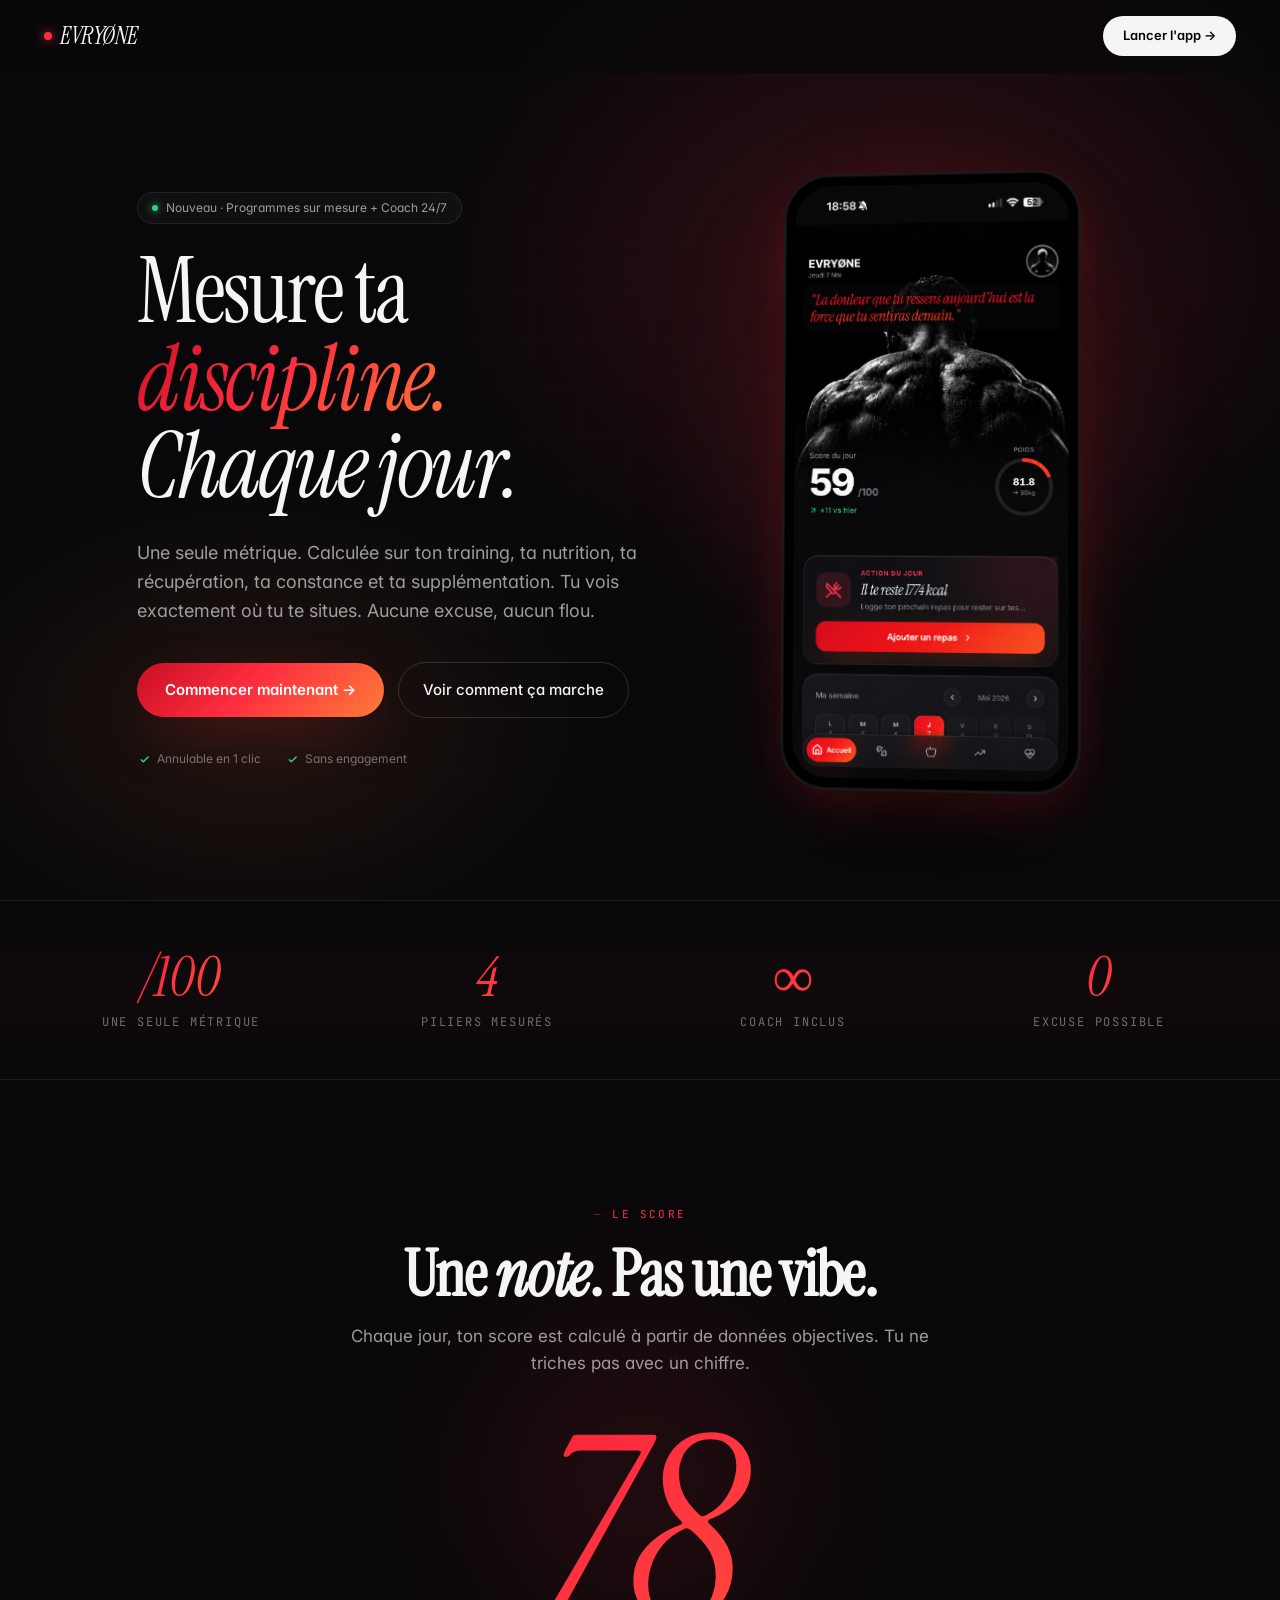
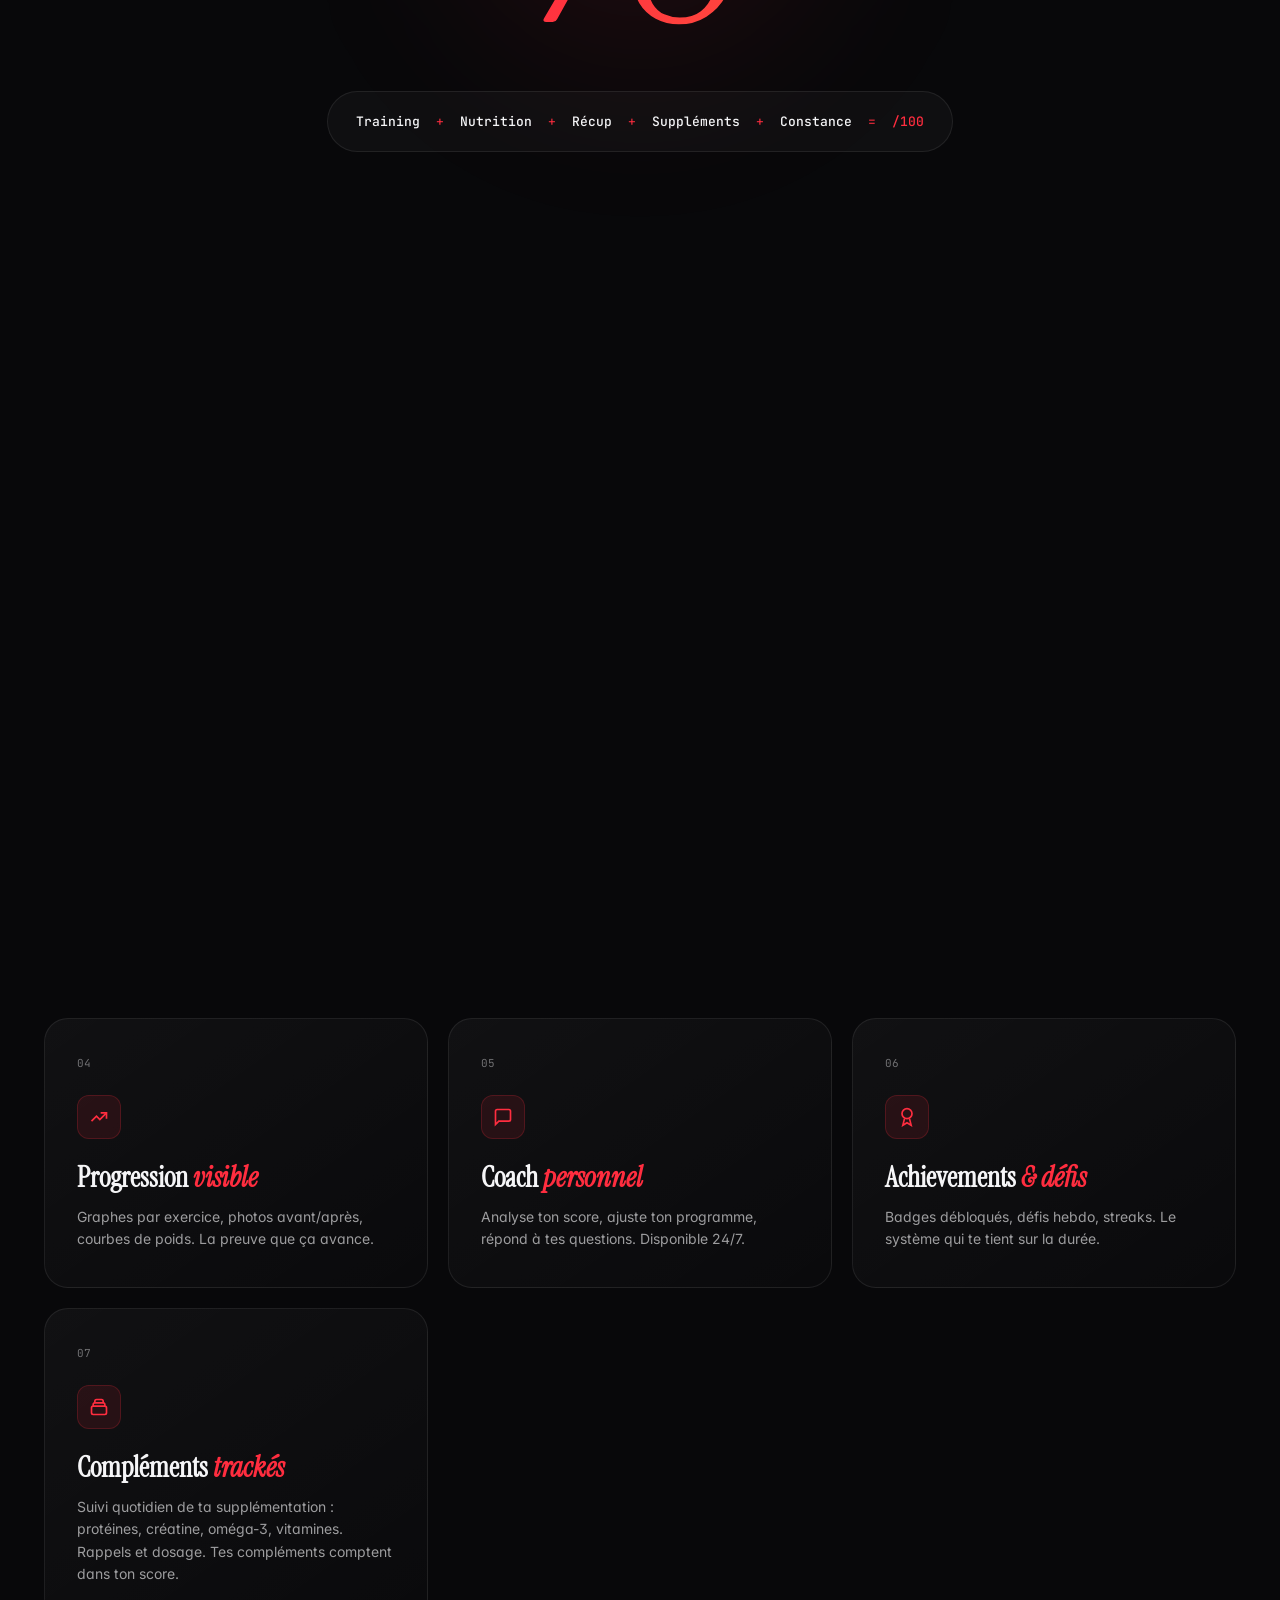
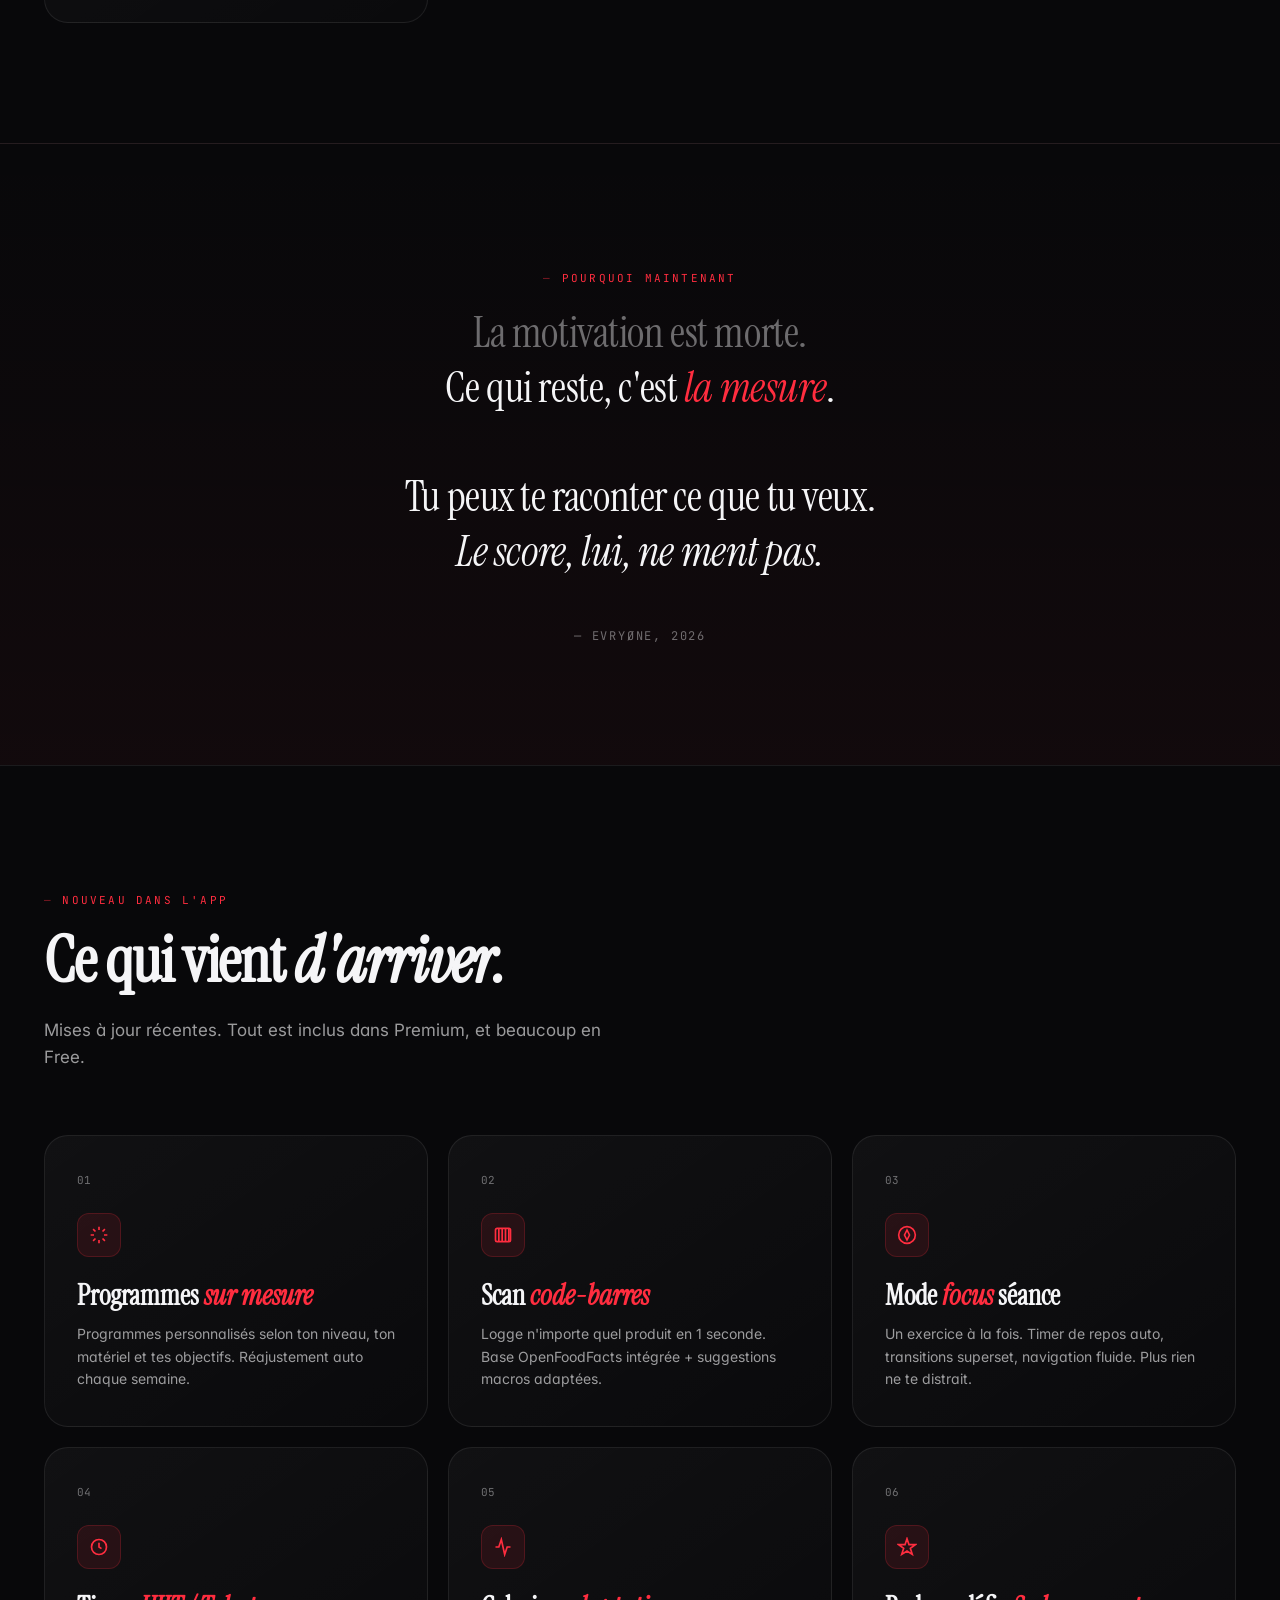
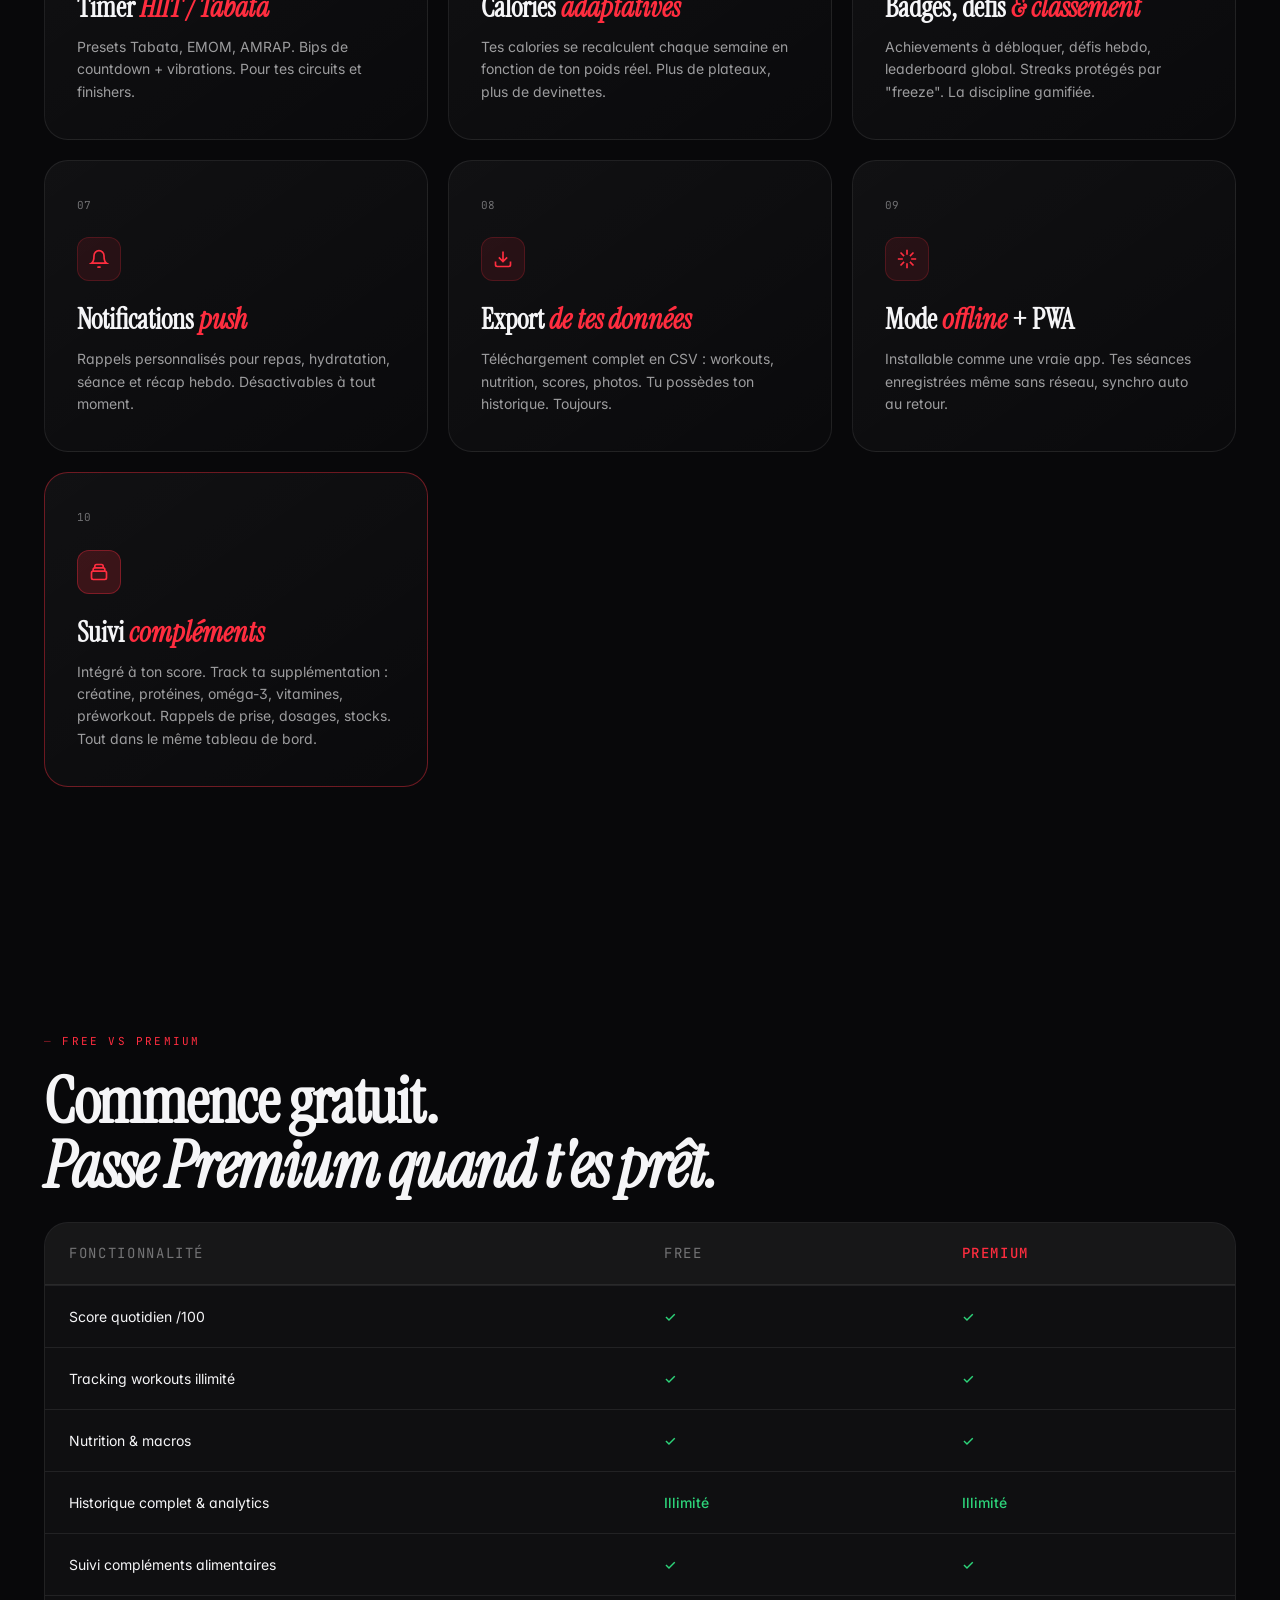
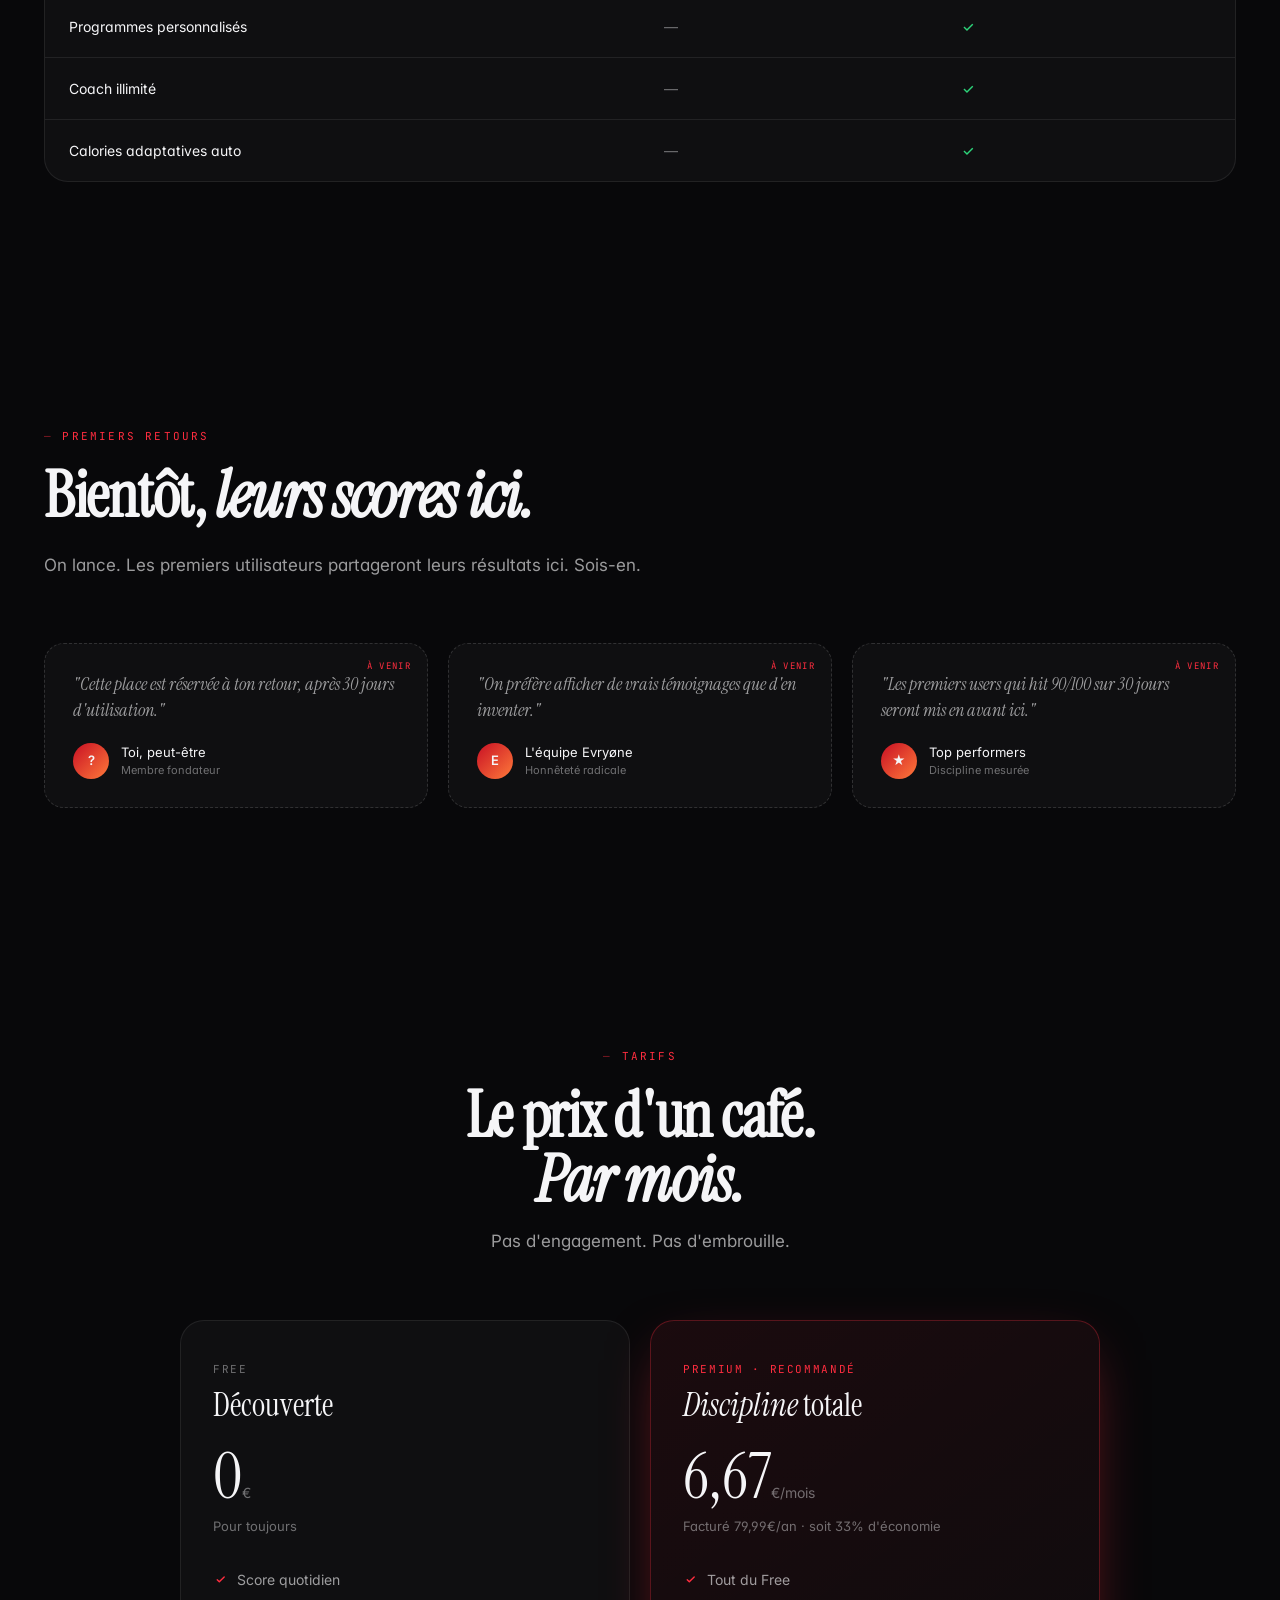
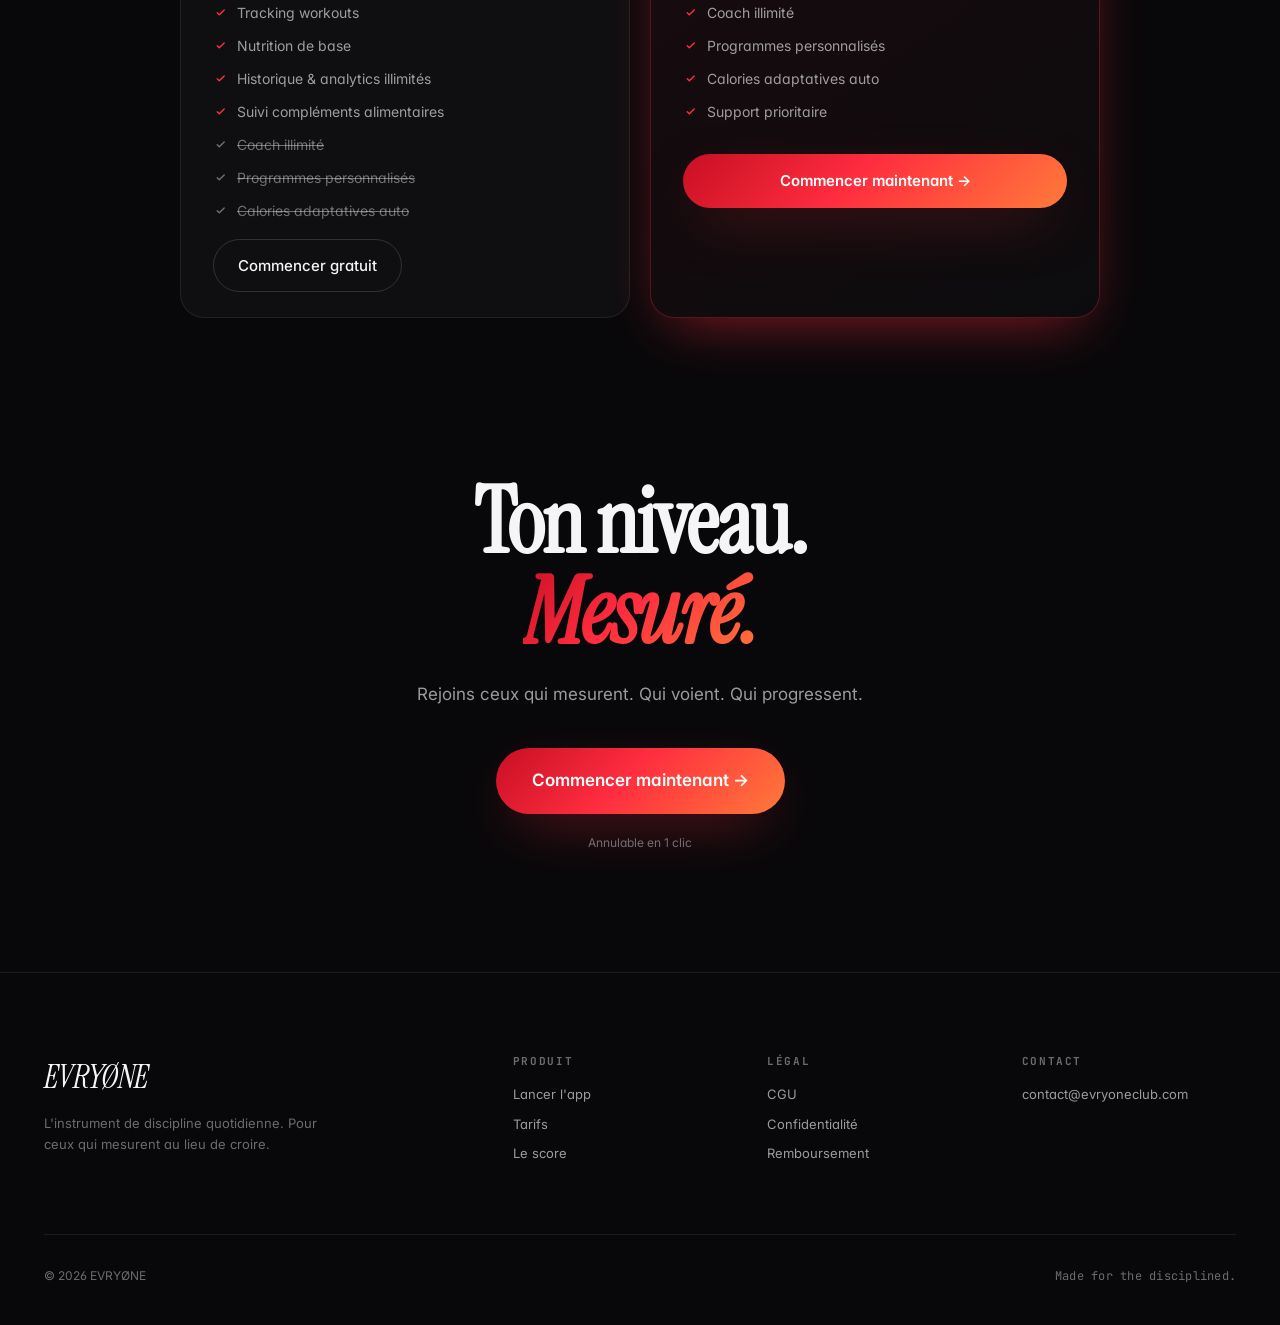
<file: index.html>
<!doctype html>
<html lang="fr">
<head>
<meta charset="UTF-8" />
<meta name="viewport" content="width=device-width,initial-scale=1,viewport-fit=cover" />
<meta name="color-scheme" content="dark" />
<title>EVRYØNE — Mesure ta discipline. Chaque jour. v2</title>
<meta name="description" content="EVRYØNE : l'instrument de discipline quotidienne. Score /100 mesuré sur training, nutrition, récupération et constance. Une seule métrique. Aucune excuse." />
<meta name="theme-color" content="#0a0a0c" />
<link rel="icon" href="./logo.png" type="image/png" />
<link rel="apple-touch-icon" href="./logo.png" />
<meta property="og:title" content="EVRYØNE — Mesure ta discipline." />
<meta property="og:description" content="Une seule métrique. /100. Chaque jour." />
<meta property="og:type" content="website" />
<meta property="og:url" content="https://app.evryoneclub.com" />

<link rel="preconnect" href="https://fonts.googleapis.com" />
<link rel="preconnect" href="https://fonts.gstatic.com" crossorigin />
<link href="https://fonts.googleapis.com/css2?family=Instrument+Serif:ital@0;1&family=Inter:wght@300;400;500;600;700;800;900&family=JetBrains+Mono:wght@300;400;500&display=swap" rel="stylesheet" />

<style>
  :root{
    --bg: #08080a;
    --bg-2: #0e0e11;
    --surface: rgba(255,255,255,0.03);
    --surface-2: rgba(255,255,255,0.06);
    --border: rgba(255,255,255,0.08);
    --border-strong: rgba(255,255,255,0.14);
    --fg: #f5f5f7;
    --fg-dim: rgba(245,245,247,0.62);
    --fg-faint: rgba(245,245,247,0.42);
    --red: #ff2d3f;
    --red-glow: #ff5060;
    --red-deep: #c80f24;
    --orange: #ff7a3a;
    --green: #2dd47a;
    --grad-fire: linear-gradient(135deg,#c80f24 0%,#ff2d3f 45%,#ff7a3a 100%);
    --grad-text: linear-gradient(180deg,#fff 0%,rgba(255,255,255,0.55) 100%);
    --shadow-fire: 0 20px 60px -20px rgba(255,45,63,0.55);
    --shadow-soft: 0 10px 40px -10px rgba(0,0,0,0.6);
  }
  *{margin:0;padding:0;box-sizing:border-box;-webkit-font-smoothing:antialiased}
  html{scroll-behavior:smooth}
  body{
    font-family:'Inter',system-ui,sans-serif;
    background:var(--bg);
    color:var(--fg);
    overflow-x:hidden;
    line-height:1.5;
    font-feature-settings:"ss01","cv11";
  }
  ::selection{background:var(--red);color:#fff}
  .serif{font-family:'Instrument Serif',serif;font-weight:400;letter-spacing:-0.02em}
  .mono{font-family:'JetBrains Mono',monospace;letter-spacing:0.02em}
  .container{max-width:1240px;margin:0 auto;padding:0 24px}

  /* === SCROLL PROGRESS === */
  .scroll-bar{position:fixed;top:0;left:0;height:2px;background:var(--grad-fire);width:0;z-index:100;transition:width 0.1s}

  /* === NAV === */
  nav{
    position:fixed;top:0;left:0;right:0;z-index:90;
    padding:16px 0;
    backdrop-filter:blur(20px) saturate(180%);
    -webkit-backdrop-filter:blur(20px) saturate(180%);
    background:rgba(8,8,10,0.7);
    border-bottom:1px solid transparent;
    transition:border-color 0.3s;
  }
  nav.scrolled{border-bottom-color:var(--border)}
  nav .container{display:flex;align-items:center;justify-content:space-between}
  .logo{font-family:'Instrument Serif',serif;font-style:italic;font-size:24px;letter-spacing:-0.02em;display:flex;align-items:center;gap:8px;color:var(--fg);text-decoration:none}
  .logo-dot{width:8px;height:8px;border-radius:50%;background:var(--red);box-shadow:0 0 12px var(--red);animation:pulse 2s infinite}
  @keyframes pulse{0%,100%{opacity:1}50%{opacity:0.4}}
  .nav-cta{
    padding:10px 20px;border-radius:999px;
    background:var(--fg);color:#000;font-weight:600;font-size:13px;
    text-decoration:none;transition:transform 0.2s, box-shadow 0.2s;
  }
  .nav-cta:hover{transform:translateY(-1px);box-shadow:0 10px 30px -10px rgba(255,255,255,0.3)}

  /* === HERO === */
  .hero{
    position:relative;min-height:100vh;
    padding:140px 0 80px;
    display:flex;align-items:center;
    overflow:hidden;
  }
  .hero-bg{
    position:absolute;inset:0;z-index:0;
    background:
      radial-gradient(ellipse 800px 600px at 70% 30%, rgba(255,45,63,0.18), transparent 60%),
      radial-gradient(ellipse 600px 400px at 20% 80%, rgba(255,122,58,0.10), transparent 60%);
  }
  .hero-grid{
    position:absolute;inset:0;z-index:0;opacity:0.4;
    background-image:
      linear-gradient(rgba(255,255,255,0.025) 1px,transparent 1px),
      linear-gradient(90deg,rgba(255,255,255,0.025) 1px,transparent 1px);
    background-size:48px 48px;
    mask-image:radial-gradient(ellipse at center,#000 30%,transparent 80%);
  }
  .hero .container{position:relative;z-index:2;display:grid;grid-template-columns:1.1fr 0.9fr;gap:60px;align-items:center}
  @media(max-width:900px){.hero .container{grid-template-columns:1fr;gap:40px}}

  .badge{
    display:inline-flex;align-items:center;gap:8px;
    padding:6px 14px;border-radius:999px;
    background:var(--surface);border:1px solid var(--border);
    font-size:12px;color:var(--fg-dim);
    margin-bottom:24px;
  }
  .badge-dot{width:6px;height:6px;border-radius:50%;background:var(--green);box-shadow:0 0 8px var(--green)}

  .hero-logo{
    display:block;
    width:clamp(220px,32vw,380px);
    height:auto;
    margin-bottom:28px;
    filter:drop-shadow(0 6px 30px rgba(255,45,63,0.25));
  }

  h1.hero-title{
    font-family:'Instrument Serif',serif;
    font-size:clamp(48px,7vw,92px);
    line-height:0.98;letter-spacing:-0.03em;
    font-weight:400;
    margin-bottom:28px;
  }
  h1.hero-title .it{font-style:italic}
  h1.hero-title .grad{
    background:var(--grad-fire);-webkit-background-clip:text;background-clip:text;color:transparent;
    font-style:italic;
  }

  .hero-sub{font-size:18px;color:var(--fg-dim);max-width:520px;margin-bottom:36px;line-height:1.6}

  .cta-row{display:flex;gap:14px;flex-wrap:wrap;align-items:center}
  .btn-primary{
    padding:16px 28px;border-radius:999px;
    background:var(--grad-fire);color:#fff;font-weight:600;font-size:15px;
    text-decoration:none;display:inline-flex;align-items:center;gap:8px;
    box-shadow:var(--shadow-fire);
    transition:transform 0.2s, box-shadow 0.2s;
    border:none;cursor:pointer;
  }
  .btn-primary:hover{transform:translateY(-2px);box-shadow:0 25px 70px -15px rgba(255,45,63,0.7)}
  .btn-ghost{
    padding:16px 24px;border-radius:999px;
    background:transparent;color:var(--fg);font-weight:500;font-size:15px;
    text-decoration:none;border:1px solid var(--border-strong);
    transition:background 0.2s;
  }
  .btn-ghost:hover{background:var(--surface)}

  .trust-row{display:flex;gap:24px;margin-top:32px;flex-wrap:wrap;font-size:12px;color:var(--fg-faint)}
  .trust-item{display:flex;align-items:center;gap:6px}
  .trust-item svg{width:14px;height:14px;color:var(--green)}

  /* === IPHONE MOCKUP === */
  .phone-wrap{position:relative;display:flex;justify-content:center;perspective:1500px}
  .phone-glow{
    position:absolute;width:120%;height:120%;top:-10%;left:-10%;
    background:radial-gradient(ellipse at center, rgba(255,45,63,0.3), transparent 60%);
    filter:blur(60px);z-index:0;
  }
  .phone{
    position:relative;z-index:1;
    width:300px;height:620px;
    background:#000;border-radius:46px;
    border:2px solid #1a1a1c;
    padding:10px;
    box-shadow:
      0 50px 100px -20px rgba(0,0,0,0.8),
      0 0 0 1px rgba(255,255,255,0.05) inset,
      var(--shadow-fire);
    transform:rotateY(-6deg) rotateX(2deg);
    transition:transform 0.6s cubic-bezier(0.2,0.8,0.2,1);
  }
  .phone:hover{transform:rotateY(0) rotateX(0)}
  .phone-screen{
    width:100%;height:100%;
    background:linear-gradient(180deg,#0a0a0c 0%,#08080a 100%);
    border-radius:36px;overflow:hidden;
    position:relative;
  }
  .notch{
    position:absolute;top:8px;left:50%;transform:translateX(-50%);
    width:90px;height:26px;background:#000;border-radius:14px;z-index:5;
  }
  .phone-img{
    position:absolute;inset:0;width:100%;height:100%;
    object-fit:cover;display:block;border-radius:36px;
  }

  /* App content inside phone */
  .app{padding:48px 16px 16px;height:100%;overflow:hidden;display:flex;flex-direction:column;gap:14px}
  .app-greet{font-size:11px;color:var(--fg-faint)}
  .app-name{font-family:'Instrument Serif',serif;font-style:italic;font-size:22px;line-height:1}

  .score-card{
    background:linear-gradient(145deg,rgba(255,45,63,0.08),rgba(255,255,255,0.02));
    border:1px solid var(--border);border-radius:20px;
    padding:18px;display:flex;align-items:center;gap:16px;
  }
  .score-ring{
    position:relative;width:88px;height:88px;flex-shrink:0;
  }
  .score-ring svg{transform:rotate(-90deg)}
  .score-ring .track{stroke:rgba(255,255,255,0.06);fill:none;stroke-width:8}
  .score-ring .fill{stroke:url(#fireGrad);fill:none;stroke-width:8;stroke-linecap:round;
    stroke-dasharray:283;stroke-dashoffset:60;
    filter:drop-shadow(0 0 6px var(--red));
  }
  .score-num{
    position:absolute;inset:0;display:flex;flex-direction:column;align-items:center;justify-content:center;
  }
  .score-num b{font-family:'Instrument Serif',serif;font-style:italic;font-size:30px;line-height:1}
  .score-num span{font-size:9px;color:var(--fg-faint);font-family:'JetBrains Mono',monospace}
  .score-meta{flex:1;min-width:0}
  .score-meta .lbl{font-size:10px;color:var(--fg-faint);text-transform:uppercase;letter-spacing:0.1em;margin-bottom:4px}
  .score-meta h3{font-family:'Instrument Serif',serif;font-size:18px;line-height:1.1;margin-bottom:6px}
  .score-meta .delta{font-size:11px;color:var(--green);display:flex;align-items:center;gap:4px}

  .pillars{display:grid;grid-template-columns:1fr 1fr;gap:8px}
  .pillar{
    background:var(--surface);border:1px solid var(--border);border-radius:14px;
    padding:12px;
  }
  .pillar .top{display:flex;justify-content:space-between;align-items:center;margin-bottom:6px}
  .pillar .top .name{font-size:10px;color:var(--fg-dim);text-transform:uppercase;letter-spacing:0.08em}
  .pillar .top .val{font-family:'JetBrains Mono',monospace;font-size:11px;color:var(--fg)}
  .pbar{height:4px;background:rgba(255,255,255,0.06);border-radius:2px;overflow:hidden}
  .pbar i{display:block;height:100%;background:var(--grad-fire);border-radius:2px}

  .week-strip{display:flex;justify-content:space-between;gap:6px;padding:12px;background:var(--surface);border:1px solid var(--border);border-radius:14px}
  .day{display:flex;flex-direction:column;align-items:center;gap:4px;flex:1}
  .day .d{font-size:9px;color:var(--fg-faint);font-family:'JetBrains Mono',monospace}
  .day .pill{width:18px;height:30px;background:rgba(255,255,255,0.06);border-radius:6px;position:relative;overflow:hidden}
  .day .pill i{position:absolute;bottom:0;left:0;right:0;background:var(--grad-fire);border-radius:6px}
  .day.today .pill{outline:1.5px solid var(--red);outline-offset:1px}

  /* === SECTION SHARED === */
  section{padding:120px 0;position:relative}
  .eyebrow{
    display:inline-block;font-family:'JetBrains Mono',monospace;font-size:11px;
    text-transform:uppercase;letter-spacing:0.2em;color:var(--red);margin-bottom:20px;
  }
  .eyebrow::before{content:"— ";opacity:0.5}
  h2.section-title{
    font-family:'Instrument Serif',serif;
    font-size:clamp(36px,5vw,64px);
    line-height:1;letter-spacing:-0.02em;
    margin-bottom:24px;
    max-width:800px;
  }
  h2.section-title .it{font-style:italic}
  .section-sub{font-size:17px;color:var(--fg-dim);max-width:600px;margin-bottom:64px;line-height:1.6}

  /* === METRICS BAR === */
  .metrics{
    border-top:1px solid var(--border);border-bottom:1px solid var(--border);
    padding:48px 0;
    background:linear-gradient(180deg,transparent,rgba(255,45,63,0.03),transparent);
  }
  .metrics .grid{display:grid;grid-template-columns:repeat(4,1fr);gap:32px}
  @media(max-width:700px){.metrics .grid{grid-template-columns:repeat(2,1fr);gap:32px 16px}}
  .metric{text-align:center}
  .metric .num{font-family:'Instrument Serif',serif;font-style:italic;font-size:clamp(40px,5vw,56px);line-height:1;
    background:var(--grad-fire);-webkit-background-clip:text;background-clip:text;color:transparent;
  }
  .metric .lbl{font-size:12px;color:var(--fg-faint);text-transform:uppercase;letter-spacing:0.15em;margin-top:8px;font-family:'JetBrains Mono',monospace}

  /* === PILLARS GRID === */
  .pillars-grid{display:grid;grid-template-columns:repeat(3,1fr);gap:20px}
  @media(max-width:900px){.pillars-grid{grid-template-columns:1fr}}
  .pcard{
    position:relative;
    padding:36px 32px;border-radius:24px;
    background:linear-gradient(145deg,rgba(255,255,255,0.04),rgba(255,255,255,0.01));
    border:1px solid var(--border);
    overflow:hidden;
    transition:transform 0.4s, border-color 0.4s;
  }
  .pcard:hover{transform:translateY(-4px);border-color:var(--border-strong)}
  .pcard::before{
    content:"";position:absolute;inset:0;
    background:radial-gradient(circle at top right,rgba(255,45,63,0.12),transparent 60%);
    opacity:0;transition:opacity 0.4s;
  }
  .pcard:hover::before{opacity:1}
  .pcard .num{font-family:'JetBrains Mono',monospace;font-size:11px;color:var(--fg-faint);margin-bottom:24px}
  .pcard h3{font-family:'Instrument Serif',serif;font-size:28px;line-height:1.1;margin-bottom:12px}
  .pcard h3 .it{font-style:italic;color:var(--red)}
  .pcard p{font-size:14px;color:var(--fg-dim);line-height:1.6}
  .pcard .icon{
    width:44px;height:44px;border-radius:12px;
    background:rgba(255,45,63,0.1);border:1px solid rgba(255,45,63,0.2);
    display:flex;align-items:center;justify-content:center;margin-bottom:24px;
  }
  .pcard .icon svg{width:20px;height:20px;color:var(--red)}

  /* === SCORE EXPLAINER === */
  .score-section{position:relative}
  .score-section::before{
    content:"";position:absolute;top:50%;left:50%;transform:translate(-50%,-50%);
    width:600px;height:600px;
    background:radial-gradient(circle,rgba(255,45,63,0.15),transparent 60%);
    filter:blur(80px);z-index:0;
  }
  .score-section .container{position:relative;z-index:1;text-align:center}
  .big-score{
    font-family:'Instrument Serif',serif;font-style:italic;
    font-size:clamp(140px,22vw,260px);line-height:0.9;
    background:var(--grad-fire);-webkit-background-clip:text;background-clip:text;color:transparent;
    margin:40px 0;
  }
  .score-formula{
    display:inline-flex;align-items:center;gap:16px;flex-wrap:wrap;justify-content:center;
    padding:20px 28px;border-radius:999px;background:var(--surface);border:1px solid var(--border);
    font-family:'JetBrains Mono',monospace;font-size:13px;color:var(--fg-dim);
  }
  .score-formula b{color:var(--fg);font-weight:500}
  .score-formula .op{color:var(--red)}

  /* === MANIFESTO === */
  .manifesto{
    background:linear-gradient(180deg,transparent,rgba(255,45,63,0.04));
    border-top:1px solid var(--border);
    border-bottom:1px solid var(--border);
  }
  .manifesto .container{max-width:900px;text-align:center}
  .manifesto-body{
    font-family:'Instrument Serif',serif;
    font-size:clamp(28px,3.5vw,42px);
    line-height:1.3;letter-spacing:-0.01em;
    color:var(--fg);
  }
  .manifesto-body .it{font-style:italic}
  .manifesto-body .dim{color:var(--fg-faint)}
  .manifesto-body .red{color:var(--red);font-style:italic}
  .manifesto-sig{margin-top:48px;font-family:'JetBrains Mono',monospace;font-size:12px;color:var(--fg-faint);letter-spacing:0.15em;text-transform:uppercase}

  /* === COMPARE === */
  .compare-card{
    border:1px solid var(--border);border-radius:24px;
    overflow:hidden;background:var(--surface);
  }
  .compare-row{display:grid;grid-template-columns:2fr 1fr 1fr;align-items:center}
  .compare-row > div{padding:20px 24px;font-size:14px}
  .compare-row.head{background:rgba(255,255,255,0.03);border-bottom:1px solid var(--border);font-family:'JetBrains Mono',monospace;font-size:11px;text-transform:uppercase;letter-spacing:0.15em;color:var(--fg-faint)}
  .compare-row + .compare-row{border-top:1px solid var(--border)}
  .compare-row .feature{color:var(--fg)}
  .compare-row .ck{color:var(--green);font-weight:500}
  .compare-row .x{color:var(--fg-faint)}
  .compare-row.head .premium{color:var(--red)}
  .compare-row .premium{font-weight:500}
  @media(max-width:700px){.compare-row{grid-template-columns:1.6fr 0.7fr 0.7fr}.compare-row > div{padding:14px 12px;font-size:13px}}

  /* === TESTIMONIALS / PLACEHOLDERS === */
  .testi-grid{display:grid;grid-template-columns:repeat(3,1fr);gap:20px}
  @media(max-width:900px){.testi-grid{grid-template-columns:1fr}}
  .tcard{
    padding:28px;border-radius:20px;
    background:var(--surface);border:1px dashed var(--border-strong);
    position:relative;
  }
  .tcard .quote{font-family:'Instrument Serif',serif;font-style:italic;font-size:18px;line-height:1.4;color:var(--fg-dim);margin-bottom:20px}
  .tcard .who{display:flex;align-items:center;gap:12px}
  .tcard .av{width:36px;height:36px;border-radius:50%;background:linear-gradient(135deg,var(--red-deep),var(--orange));display:flex;align-items:center;justify-content:center;font-weight:600;font-size:13px}
  .tcard .name{font-size:13px;color:var(--fg)}
  .tcard .role{font-size:11px;color:var(--fg-faint)}
  .tcard .soon{position:absolute;top:16px;right:16px;font-family:'JetBrains Mono',monospace;font-size:9px;color:var(--red);letter-spacing:0.15em;text-transform:uppercase}

  /* === PRICING === */
  .pricing-wrap{display:grid;grid-template-columns:1fr 1fr;gap:20px;max-width:920px;margin:0 auto}
  @media(max-width:800px){.pricing-wrap{grid-template-columns:1fr}}
  .price-card{
    padding:40px 32px;border-radius:24px;
    background:var(--surface);border:1px solid var(--border);
    position:relative;
  }
  .price-card.premium{
    background:linear-gradient(145deg,rgba(255,45,63,0.08),rgba(255,255,255,0.02));
    border:1px solid rgba(255,45,63,0.3);
    box-shadow:var(--shadow-fire);
  }
  .price-tag{font-family:'JetBrains Mono',monospace;font-size:11px;color:var(--fg-faint);text-transform:uppercase;letter-spacing:0.15em;margin-bottom:12px}
  .price-card.premium .price-tag{color:var(--red)}
  .price-name{font-family:'Instrument Serif',serif;font-size:32px;line-height:1;margin-bottom:24px}
  .price-name .it{font-style:italic}
  .price-amount{font-family:'Instrument Serif',serif;font-size:64px;line-height:1;margin-bottom:8px}
  .price-amount sub{font-size:14px;color:var(--fg-faint);font-family:'Inter',sans-serif;font-weight:400;vertical-align:baseline}
  .price-period{font-size:13px;color:var(--fg-faint);margin-bottom:32px}
  .price-features{list-style:none;margin-bottom:32px;display:flex;flex-direction:column;gap:12px}
  .price-features li{display:flex;align-items:center;gap:10px;font-size:14px;color:var(--fg-dim)}
  .price-features li svg{width:14px;height:14px;color:var(--red);flex-shrink:0}
  .price-features li.muted svg{color:var(--fg-faint)}
  .price-features li.muted{color:var(--fg-faint);text-decoration:line-through}
  .price-card .btn-primary,.price-card .btn-ghost{width:100%;justify-content:center}

  /* === FOOTER === */
  footer{padding:80px 0 40px;border-top:1px solid var(--border)}
  .footer-grid{display:grid;grid-template-columns:2fr 1fr 1fr 1fr;gap:40px;margin-bottom:60px}
  @media(max-width:800px){.footer-grid{grid-template-columns:1fr 1fr;gap:32px}}
  .foot-brand .serif{font-size:32px;font-style:italic;margin-bottom:12px;display:block}
  .foot-brand p{font-size:13px;color:var(--fg-faint);max-width:280px;line-height:1.6}
  .foot-col h4{font-family:'JetBrains Mono',monospace;font-size:11px;text-transform:uppercase;letter-spacing:0.15em;color:var(--fg-faint);margin-bottom:16px}
  .foot-col a{display:block;font-size:13px;color:var(--fg-dim);text-decoration:none;margin-bottom:10px;transition:color 0.2s}
  .foot-col a:hover{color:var(--fg)}
  .foot-bot{display:flex;justify-content:space-between;align-items:center;padding-top:32px;border-top:1px solid var(--border);font-size:12px;color:var(--fg-faint)}

  /* === Reveal === */
  .reveal{opacity:0;transform:translateY(24px);transition:opacity 0.8s, transform 0.8s}
  .reveal.in{opacity:1;transform:none}

  @media(max-width:700px){
    section{padding:80px 0}
    .hero{padding:120px 0 60px;min-height:auto}
    .phone{width:260px;height:540px;transform:none}
  }
</style>
</head>
<body>

<div class="scroll-bar" id="scrollBar"></div>

<nav id="nav">
  <div class="container">
    <a href="#" class="logo"><span class="logo-dot"></span>EVRYØNE</a>
    <a href="https://app.evryoneclub.com" class="nav-cta">Lancer l'app →</a>
  </div>
</nav>

<!-- HERO -->
<header class="hero">
  <div class="hero-bg"></div>
  <div class="hero-grid"></div>
  <div class="container">
    <div class="reveal">
      <span class="badge"><span class="badge-dot"></span>Nouveau · Programmes sur mesure + Coach 24/7</span>
      <h1 class="hero-title">
        Mesure ta<br>
        <span class="grad">discipline.</span><br>
        <span class="it">Chaque jour.</span>
      </h1>
      <p class="hero-sub">Une seule métrique. Calculée sur ton training, ta nutrition, ta récupération, ta constance et ta supplémentation. Tu vois exactement où tu te situes. Aucune excuse, aucun flou.</p>
      <div class="cta-row">
        <a href="https://app.evryoneclub.com" class="btn-primary">Commencer maintenant →</a>
        <a href="#score" class="btn-ghost">Voir comment ça marche</a>
      </div>
      <div class="trust-row">
        
        <div class="trust-item"><svg viewBox="0 0 20 20" fill="currentColor"><path d="M16.7 6.3a1 1 0 010 1.4l-7 7a1 1 0 01-1.4 0l-3-3a1 1 0 011.4-1.4L9 12.6l6.3-6.3a1 1 0 011.4 0z"/></svg>Annulable en 1 clic</div>
        <div class="trust-item"><svg viewBox="0 0 20 20" fill="currentColor"><path d="M16.7 6.3a1 1 0 010 1.4l-7 7a1 1 0 01-1.4 0l-3-3a1 1 0 011.4-1.4L9 12.6l6.3-6.3a1 1 0 011.4 0z"/></svg>Sans engagement</div>
      </div>
    </div>

    <!-- Phone mockup -->
    <div class="phone-wrap reveal">
      <div class="phone-glow"></div>
      <div class="phone">
        <div class="phone-screen">
          <img class="phone-img" src="./hero-app.png" alt="App EVRYØNE — Score quotidien" />
        </div>
      </div>
    </div>
  </div>
</header>

<!-- METRICS -->
<div class="metrics reveal">
  <div class="container">
    <div class="grid">
      <div class="metric"><div class="num">/100</div><div class="lbl">Une seule métrique</div></div>
      <div class="metric"><div class="num">4</div><div class="lbl">Piliers mesurés</div></div>
      <div class="metric"><div class="num">∞</div><div class="lbl">Coach inclus</div></div>
      <div class="metric"><div class="num">0</div><div class="lbl">Excuse possible</div></div>
    </div>
  </div>
</div>

<!-- SCORE EXPLAINER -->
<section class="score-section" id="score">
  <div class="container">
    <span class="eyebrow reveal">Le score</span>
    <h2 class="section-title reveal" style="margin:0 auto 16px">Une <span class="it">note</span>. Pas une vibe.</h2>
    <p class="section-sub reveal" style="margin:0 auto 0">Chaque jour, ton score est calculé à partir de données objectives. Tu ne triches pas avec un chiffre.</p>
    <div class="big-score reveal">78</div>
    <div class="score-formula reveal">
      <b>Training</b><span class="op">+</span><b>Nutrition</b><span class="op">+</span><b>Récup</b><span class="op">+</span><b>Suppléments</b><span class="op">+</span><b>Constance</b><span class="op">=</span><b style="color:var(--red)">/100</b>
    </div>
  </div>
</section>

<!-- 6 PILIERS -->
<section>
  <div class="container">
    <span class="eyebrow reveal">Le système</span>
    <h2 class="section-title reveal">Tout ce qu'il faut.<br><span class="it">Rien de plus.</span></h2>
    <p class="section-sub reveal">Dix modules connectés. Une seule app. Pensée pour ceux qui veulent du résultat, pas du contenu.</p>

    <div class="pillars-grid">
      <div class="pcard reveal">
        <div class="num">01</div>
        <div class="icon"><svg viewBox="0 0 24 24" fill="none" stroke="currentColor" stroke-width="2"><path d="M6 4v16M18 4v16M6 12h12M3 8v8M21 8v8"/></svg></div>
        <h3>Training <span class="it">structuré</span></h3>
        <p>Programmes PPL, Full Body, Push/Pull adaptés à ton niveau. Suivi de charge, RPE, 1RM auto-calculé.</p>
      </div>
      <div class="pcard reveal">
        <div class="num">02</div>
        <div class="icon"><svg viewBox="0 0 24 24" fill="none" stroke="currentColor" stroke-width="2"><path d="M12 2a8 8 0 018 8c0 6-8 12-8 12s-8-6-8-12a8 8 0 018-8z"/><circle cx="12" cy="10" r="3"/></svg></div>
        <h3>Nutrition <span class="it">précise</span></h3>
        <p>Calories adaptatives, macros recalculées chaque semaine. Scan code-barres + base d'aliments.</p>
      </div>
      <div class="pcard reveal">
        <div class="num">03</div>
        <div class="icon"><svg viewBox="0 0 24 24" fill="none" stroke="currentColor" stroke-width="2"><circle cx="12" cy="12" r="10"/><path d="M12 6v6l4 2"/></svg></div>
        <h3>Récupération <span class="it">trackée</span></h3>
        <p>Sommeil, stress, hydratation, courbatures. Tu vois quand pousser et quand reculer.</p>
      </div>
      <div class="pcard reveal">
        <div class="num">04</div>
        <div class="icon"><svg viewBox="0 0 24 24" fill="none" stroke="currentColor" stroke-width="2"><path d="M3 17l6-6 4 4 8-8"/><path d="M14 7h7v7"/></svg></div>
        <h3>Progression <span class="it">visible</span></h3>
        <p>Graphes par exercice, photos avant/après, courbes de poids. La preuve que ça avance.</p>
      </div>
      <div class="pcard reveal">
        <div class="num">05</div>
        <div class="icon"><svg viewBox="0 0 24 24" fill="none" stroke="currentColor" stroke-width="2"><path d="M21 15a2 2 0 01-2 2H7l-4 4V5a2 2 0 012-2h14a2 2 0 012 2z"/></svg></div>
        <h3>Coach <span class="it">personnel</span></h3>
        <p>Analyse ton score, ajuste ton programme, répond à tes questions. Disponible 24/7.</p>
      </div>
      <div class="pcard reveal">
        <div class="num">06</div>
        <div class="icon"><svg viewBox="0 0 24 24" fill="none" stroke="currentColor" stroke-width="2"><circle cx="12" cy="8" r="6"/><path d="M9 14l-2 8 5-3 5 3-2-8"/></svg></div>
        <h3>Achievements <span class="it">& défis</span></h3>
        <p>Badges débloqués, défis hebdo, streaks. Le système qui te tient sur la durée.</p>
      </div>
      <div class="pcard reveal">
        <div class="num">07</div>
        <div class="icon"><svg viewBox="0 0 24 24" fill="none" stroke="currentColor" stroke-width="2"><path d="M19 11H5m14 0a2 2 0 012 2v6a2 2 0 01-2 2H5a2 2 0 01-2-2v-6a2 2 0 012-2m14 0V9a2 2 0 00-2-2M5 11V9a2 2 0 012-2m0 0V5a2 2 0 012-2h6a2 2 0 012 2v2M7 7h10"/></svg></div>
        <h3>Compléments <span class="it">trackés</span></h3>
        <p>Suivi quotidien de ta supplémentation : protéines, créatine, oméga-3, vitamines. Rappels et dosage. Tes compléments comptent dans ton score.</p>
      </div>
    </div>
  </div>
</section>

<!-- MANIFESTO -->
<section class="manifesto">
  <div class="container">
    <span class="eyebrow reveal">Pourquoi maintenant</span>
    <p class="manifesto-body reveal">
      <span class="dim">La motivation est morte.</span><br>
      Ce qui reste, c'est <span class="red">la mesure</span>.<br><br>
      Tu peux te raconter ce que tu veux.<br>
      <span class="it">Le score, lui, ne ment pas.</span>
    </p>
    <div class="manifesto-sig reveal">— Evryøne, 2026</div>
  </div>
</section>


<!-- NOUVEAUTÉS v2 -->
<section id="nouveautes">
  <div class="container">
    <span class="eyebrow reveal">Nouveau dans l'app</span>
    <h2 class="section-title reveal">Ce qui vient <span class="it">d'arriver.</span></h2>
    <p class="section-sub reveal">Mises à jour récentes. Tout est inclus dans Premium, et beaucoup en Free.</p>

    <div class="pillars-grid">
      <div class="pcard reveal">
        <div class="num">01</div>
        <div class="icon"><svg viewBox="0 0 24 24" fill="none" stroke="currentColor" stroke-width="2"><path d="M12 2v4M12 18v4M4.93 4.93l2.83 2.83M16.24 16.24l2.83 2.83M2 12h4M18 12h4M4.93 19.07l2.83-2.83M16.24 7.76l2.83-2.83"/></svg></div>
        <h3>Programmes <span class="it">sur mesure</span></h3>
        <p>Programmes personnalisés selon ton niveau, ton matériel et tes objectifs. Réajustement auto chaque semaine.</p>
      </div>
      <div class="pcard reveal">
        <div class="num">02</div>
        <div class="icon"><svg viewBox="0 0 24 24" fill="none" stroke="currentColor" stroke-width="2"><rect x="3" y="4" width="18" height="16" rx="2"/><path d="M7 4v16M11 4v16M15 4v16M19 4v16"/></svg></div>
        <h3>Scan <span class="it">code-barres</span></h3>
        <p>Logge n'importe quel produit en 1 seconde. Base OpenFoodFacts intégrée + suggestions macros adaptées.</p>
      </div>
      <div class="pcard reveal">
        <div class="num">03</div>
        <div class="icon"><svg viewBox="0 0 24 24" fill="none" stroke="currentColor" stroke-width="2"><circle cx="12" cy="12" r="10"/><path d="M12 6l3 6-3 6-3-6z"/></svg></div>
        <h3>Mode <span class="it">focus</span> séance</h3>
        <p>Un exercice à la fois. Timer de repos auto, transitions superset, navigation fluide. Plus rien ne te distrait.</p>
      </div>
      <div class="pcard reveal">
        <div class="num">04</div>
        <div class="icon"><svg viewBox="0 0 24 24" fill="none" stroke="currentColor" stroke-width="2"><circle cx="12" cy="12" r="9"/><path d="M12 7v5l3 2"/></svg></div>
        <h3>Timer <span class="it">HIIT / Tabata</span></h3>
        <p>Presets Tabata, EMOM, AMRAP. Bips de countdown + vibrations. Pour tes circuits et finishers.</p>
      </div>
      <div class="pcard reveal">
        <div class="num">05</div>
        <div class="icon"><svg viewBox="0 0 24 24" fill="none" stroke="currentColor" stroke-width="2"><path d="M3 12h4l3-9 4 18 3-9h4"/></svg></div>
        <h3>Calories <span class="it">adaptatives</span></h3>
        <p>Tes calories se recalculent chaque semaine en fonction de ton poids réel. Plus de plateaux, plus de devinettes.</p>
      </div>
      <div class="pcard reveal">
        <div class="num">06</div>
        <div class="icon"><svg viewBox="0 0 24 24" fill="none" stroke="currentColor" stroke-width="2"><path d="M12 2l2.4 7.2H22l-6 4.4 2.3 7.2L12 16.8 5.7 20.8 8 13.6 2 9.2h7.6z"/></svg></div>
        <h3>Badges, défis <span class="it">& classement</span></h3>
        <p>Achievements à débloquer, défis hebdo, leaderboard global. Streaks protégés par "freeze". La discipline gamifiée.</p>
      </div>
      <div class="pcard reveal">
        <div class="num">07</div>
        <div class="icon"><svg viewBox="0 0 24 24" fill="none" stroke="currentColor" stroke-width="2"><path d="M18 8a6 6 0 00-12 0c0 7-3 9-3 9h18s-3-2-3-9"/><path d="M13.7 21a2 2 0 01-3.4 0"/></svg></div>
        <h3>Notifications <span class="it">push</span></h3>
        <p>Rappels personnalisés pour repas, hydratation, séance et récap hebdo. Désactivables à tout moment.</p>
      </div>
      <div class="pcard reveal">
        <div class="num">08</div>
        <div class="icon"><svg viewBox="0 0 24 24" fill="none" stroke="currentColor" stroke-width="2"><path d="M21 15v4a2 2 0 01-2 2H5a2 2 0 01-2-2v-4M7 10l5 5 5-5M12 15V3"/></svg></div>
        <h3>Export <span class="it">de tes données</span></h3>
        <p>Téléchargement complet en CSV : workouts, nutrition, scores, photos. Tu possèdes ton historique. Toujours.</p>
      </div>
      <div class="pcard reveal">
        <div class="num">09</div>
        <div class="icon"><svg viewBox="0 0 24 24" fill="none" stroke="currentColor" stroke-width="2"><path d="M12 1v6M12 17v6M4.22 4.22l4.24 4.24M15.54 15.54l4.24 4.24M1 12h6M17 12h6M4.22 19.78l4.24-4.24M15.54 8.46l4.24-4.24"/></svg></div>
        <h3>Mode <span class="it">offline</span> + PWA</h3>
        <p>Installable comme une vraie app. Tes séances enregistrées même sans réseau, synchro auto au retour.</p>
      </div>
      <div class="pcard reveal" style="border-color:rgba(255,45,63,0.4)">
        <div class="num">10</div>
        <div class="icon" style="background:rgba(255,45,63,0.18);border-color:rgba(255,45,63,0.35)"><svg viewBox="0 0 24 24" fill="none" stroke="currentColor" stroke-width="2"><path d="M19 11H5m14 0a2 2 0 012 2v6a2 2 0 01-2 2H5a2 2 0 01-2-2v-6a2 2 0 012-2m14 0V9a2 2 0 00-2-2M5 11V9a2 2 0 012-2m0 0V5a2 2 0 012-2h6a2 2 0 012 2v2M7 7h10"/></svg></div>
        <h3>Suivi <span class="it">compléments</span></h3>
        <p>Intégré à ton score. Track ta supplémentation : créatine, protéines, oméga-3, vitamines, préworkout. Rappels de prise, dosages, stocks. Tout dans le même tableau de bord.</p>
      </div>
    </div>
  </div>
</section>

<!-- COMPARE -->
<section>
  <div class="container">
    <span class="eyebrow reveal">Free vs Premium</span>
    <h2 class="section-title reveal">Commence gratuit.<br><span class="it">Passe Premium quand t'es prêt.</span></h2>

    <div class="compare-card reveal">
      <div class="compare-row head">
        <div>Fonctionnalité</div>
        <div>Free</div>
        <div class="premium">Premium</div>
      </div>
      <div class="compare-row"><div class="feature">Score quotidien /100</div><div class="ck">✓</div><div class="ck premium">✓</div></div>
      <div class="compare-row"><div class="feature">Tracking workouts illimité</div><div class="ck">✓</div><div class="ck premium">✓</div></div>
      <div class="compare-row"><div class="feature">Nutrition & macros</div><div class="ck">✓</div><div class="ck premium">✓</div></div>
      <div class="compare-row"><div class="feature">Historique complet & analytics</div><div class="ck">Illimité</div><div class="ck premium">Illimité</div></div>
      <div class="compare-row"><div class="feature">Suivi compléments alimentaires</div><div class="ck">✓</div><div class="ck premium">✓</div></div>
      <div class="compare-row"><div class="feature">Programmes personnalisés</div><div class="x">—</div><div class="ck premium">✓</div></div>
      <div class="compare-row"><div class="feature">Coach illimité</div><div class="x">—</div><div class="ck premium">✓</div></div>
      <div class="compare-row"><div class="feature">Calories adaptatives auto</div><div class="x">—</div><div class="ck premium">✓</div></div>
    </div>
  </div>
</section>

<!-- TESTIMONIALS PLACEHOLDER -->
<section>
  <div class="container">
    <span class="eyebrow reveal">Premiers retours</span>
    <h2 class="section-title reveal">Bientôt, <span class="it">leurs scores ici.</span></h2>
    <p class="section-sub reveal">On lance. Les premiers utilisateurs partageront leurs résultats ici. Sois-en.</p>

    <div class="testi-grid">
      <div class="tcard reveal">
        <div class="soon">À venir</div>
        <p class="quote">"Cette place est réservée à ton retour, après 30 jours d'utilisation."</p>
        <div class="who"><div class="av">?</div><div><div class="name">Toi, peut-être</div><div class="role">Membre fondateur</div></div></div>
      </div>
      <div class="tcard reveal">
        <div class="soon">À venir</div>
        <p class="quote">"On préfère afficher de vrais témoignages que d'en inventer."</p>
        <div class="who"><div class="av">E</div><div><div class="name">L'équipe Evryøne</div><div class="role">Honnêteté radicale</div></div></div>
      </div>
      <div class="tcard reveal">
        <div class="soon">À venir</div>
        <p class="quote">"Les premiers users qui hit 90/100 sur 30 jours seront mis en avant ici."</p>
        <div class="who"><div class="av">★</div><div><div class="name">Top performers</div><div class="role">Discipline mesurée</div></div></div>
      </div>
    </div>
  </div>
</section>

<!-- PRICING -->
<section id="pricing">
  <div class="container">
    <span class="eyebrow reveal" style="text-align:center;display:block">Tarifs</span>
    <h2 class="section-title reveal" style="text-align:center;margin:0 auto 16px">Le prix d'un café.<br><span class="it">Par mois.</span></h2>
    <p class="section-sub reveal" style="text-align:center;margin:0 auto 64px">Pas d'engagement. Pas d'embrouille.</p>

    <div class="pricing-wrap">
      <div class="price-card reveal">
        <div class="price-tag">Free</div>
        <div class="price-name">Découverte</div>
        <div class="price-amount">0<sub>€</sub></div>
        <div class="price-period">Pour toujours</div>
        <ul class="price-features">
          <li><svg viewBox="0 0 20 20" fill="currentColor"><path d="M16.7 6.3a1 1 0 010 1.4l-7 7a1 1 0 01-1.4 0l-3-3a1 1 0 011.4-1.4L9 12.6l6.3-6.3a1 1 0 011.4 0z"/></svg>Score quotidien</li>
          <li><svg viewBox="0 0 20 20" fill="currentColor"><path d="M16.7 6.3a1 1 0 010 1.4l-7 7a1 1 0 01-1.4 0l-3-3a1 1 0 011.4-1.4L9 12.6l6.3-6.3a1 1 0 011.4 0z"/></svg>Tracking workouts</li>
          <li><svg viewBox="0 0 20 20" fill="currentColor"><path d="M16.7 6.3a1 1 0 010 1.4l-7 7a1 1 0 01-1.4 0l-3-3a1 1 0 011.4-1.4L9 12.6l6.3-6.3a1 1 0 011.4 0z"/></svg>Nutrition de base</li>
          <li><svg viewBox="0 0 20 20" fill="currentColor"><path d="M16.7 6.3a1 1 0 010 1.4l-7 7a1 1 0 01-1.4 0l-3-3a1 1 0 011.4-1.4L9 12.6l6.3-6.3a1 1 0 011.4 0z"/></svg>Historique & analytics illimités</li>
          <li><svg viewBox="0 0 20 20" fill="currentColor"><path d="M16.7 6.3a1 1 0 010 1.4l-7 7a1 1 0 01-1.4 0l-3-3a1 1 0 011.4-1.4L9 12.6l6.3-6.3a1 1 0 011.4 0z"/></svg>Suivi compléments alimentaires</li>
          <li class="muted"><svg viewBox="0 0 20 20" fill="currentColor"><path d="M16.7 6.3a1 1 0 010 1.4l-7 7a1 1 0 01-1.4 0l-3-3a1 1 0 011.4-1.4L9 12.6l6.3-6.3a1 1 0 011.4 0z"/></svg>Coach illimité</li>
          <li class="muted"><svg viewBox="0 0 20 20" fill="currentColor"><path d="M16.7 6.3a1 1 0 010 1.4l-7 7a1 1 0 01-1.4 0l-3-3a1 1 0 011.4-1.4L9 12.6l6.3-6.3a1 1 0 011.4 0z"/></svg>Programmes personnalisés</li>
          <li class="muted"><svg viewBox="0 0 20 20" fill="currentColor"><path d="M16.7 6.3a1 1 0 010 1.4l-7 7a1 1 0 01-1.4 0l-3-3a1 1 0 011.4-1.4L9 12.6l6.3-6.3a1 1 0 011.4 0z"/></svg>Calories adaptatives auto</li>
        </ul>
        <a href="https://app.evryoneclub.com" class="btn-ghost">Commencer gratuit</a>
      </div>

      <div class="price-card premium reveal">
        <div class="price-tag">Premium · Recommandé</div>
        <div class="price-name"><span class="it">Discipline</span> totale</div>
        <div class="price-amount">6,67<sub>€/mois</sub></div>
        <div class="price-period">Facturé 79,99€/an · soit 33% d'économie</div>
        <ul class="price-features">
          <li><svg viewBox="0 0 20 20" fill="currentColor"><path d="M16.7 6.3a1 1 0 010 1.4l-7 7a1 1 0 01-1.4 0l-3-3a1 1 0 011.4-1.4L9 12.6l6.3-6.3a1 1 0 011.4 0z"/></svg>Tout du Free</li>
          <li><svg viewBox="0 0 20 20" fill="currentColor"><path d="M16.7 6.3a1 1 0 010 1.4l-7 7a1 1 0 01-1.4 0l-3-3a1 1 0 011.4-1.4L9 12.6l6.3-6.3a1 1 0 011.4 0z"/></svg>Coach illimité</li>
          <li><svg viewBox="0 0 20 20" fill="currentColor"><path d="M16.7 6.3a1 1 0 010 1.4l-7 7a1 1 0 01-1.4 0l-3-3a1 1 0 011.4-1.4L9 12.6l6.3-6.3a1 1 0 011.4 0z"/></svg>Programmes personnalisés</li>
          <li><svg viewBox="0 0 20 20" fill="currentColor"><path d="M16.7 6.3a1 1 0 010 1.4l-7 7a1 1 0 01-1.4 0l-3-3a1 1 0 011.4-1.4L9 12.6l6.3-6.3a1 1 0 011.4 0z"/></svg>Calories adaptatives auto</li>
          <li><svg viewBox="0 0 20 20" fill="currentColor"><path d="M16.7 6.3a1 1 0 010 1.4l-7 7a1 1 0 01-1.4 0l-3-3a1 1 0 011.4-1.4L9 12.6l6.3-6.3a1 1 0 011.4 0z"/></svg>Support prioritaire</li>
        </ul>
        <a href="https://app.evryoneclub.com" class="btn-primary">Commencer maintenant →</a>
      </div>
    </div>
  </div>
</section>

<!-- FINAL CTA -->
<section style="padding-top:40px">
  <div class="container" style="text-align:center">
    <h2 class="section-title reveal" style="margin:0 auto 24px;font-size:clamp(48px,7vw,96px)">Ton niveau.<br><span class="it grad" style="background:var(--grad-fire);-webkit-background-clip:text;background-clip:text;color:transparent">Mesuré.</span></h2>
    <p class="section-sub reveal" style="margin:0 auto 40px">Rejoins ceux qui mesurent. Qui voient. Qui progressent.</p>
    <a href="https://app.evryoneclub.com" class="btn-primary reveal" style="font-size:17px;padding:20px 36px">Commencer maintenant →</a>
    <div class="reveal" style="margin-top:20px;font-size:12px;color:var(--fg-faint)">Annulable en 1 clic</div>
  </div>
</section>

<footer>
  <div class="container">
    <div class="footer-grid">
      <div class="foot-brand">
        <span class="serif">EVRYØNE</span>
        <p>L'instrument de discipline quotidienne. Pour ceux qui mesurent au lieu de croire.</p>
      </div>
      <div class="foot-col">
        <h4>Produit</h4>
        <a href="https://app.evryoneclub.com">Lancer l'app</a>
        <a href="#pricing">Tarifs</a>
        <a href="#score">Le score</a>
      </div>
      <div class="foot-col">
        <h4>Légal</h4>
        <a href="https://app.evryoneclub.com/terms">CGU</a>
        <a href="https://app.evryoneclub.com/privacy">Confidentialité</a>
        <a href="https://app.evryoneclub.com/refund">Remboursement</a>
      </div>
      <div class="foot-col">
        <h4>Contact</h4>
        <a href="mailto:contact@evryoneclub.com">contact@evryoneclub.com</a>
      </div>
    </div>
    <div class="foot-bot">
      <div>© 2026 EVRYØNE</div>
      <div class="mono">Made for the disciplined.</div>
    </div>
  </div>
</footer>

<script>
  // Scroll progress
  const bar=document.getElementById('scrollBar');
  const nav=document.getElementById('nav');
  window.addEventListener('scroll',()=>{
    const h=document.documentElement;
    const pct=(h.scrollTop/(h.scrollHeight-h.clientHeight))*100;
    bar.style.width=pct+'%';
    nav.classList.toggle('scrolled',h.scrollTop>20);
  });
  // Reveal on scroll
  const io=new IntersectionObserver((entries)=>{
    entries.forEach(e=>{if(e.isIntersecting){e.target.classList.add('in');io.unobserve(e.target)}});
  },{threshold:0.12});
  document.querySelectorAll('.reveal').forEach(el=>io.observe(el));
</script>
</body>
</html>
</file>
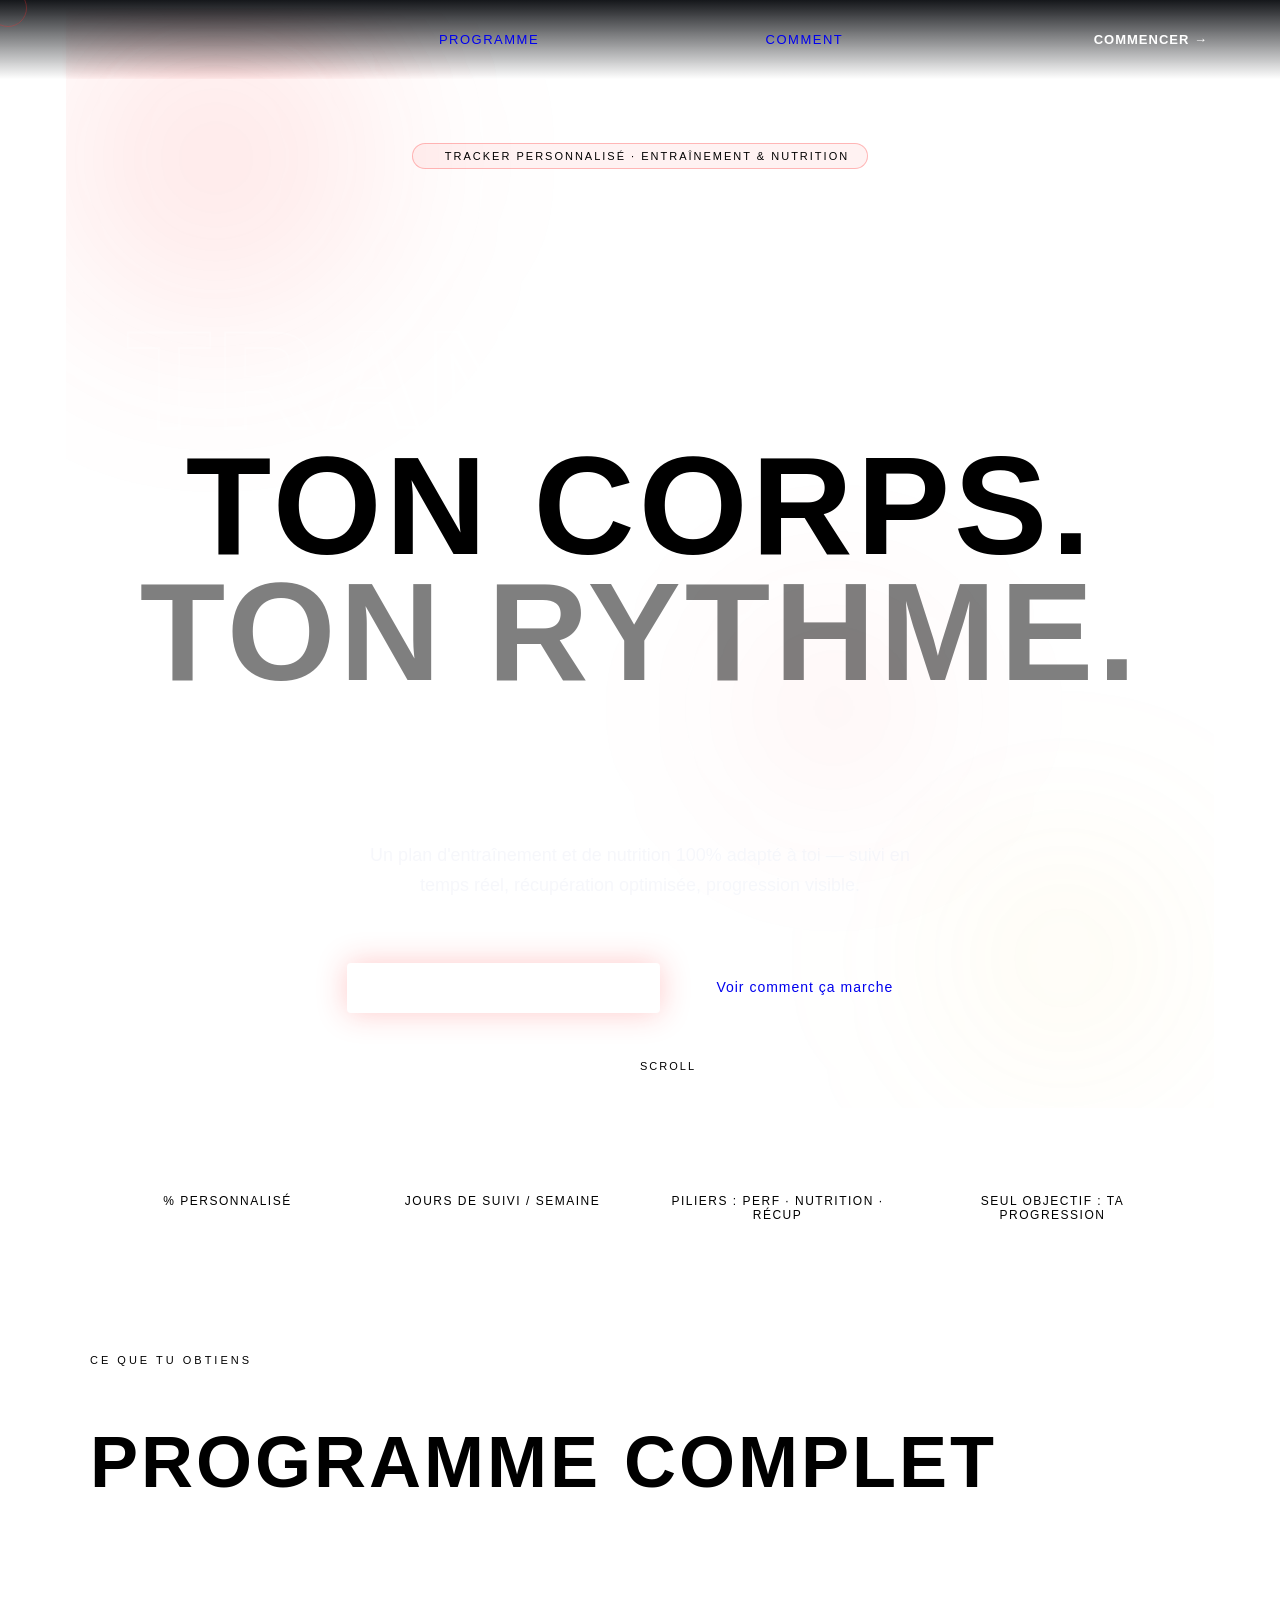
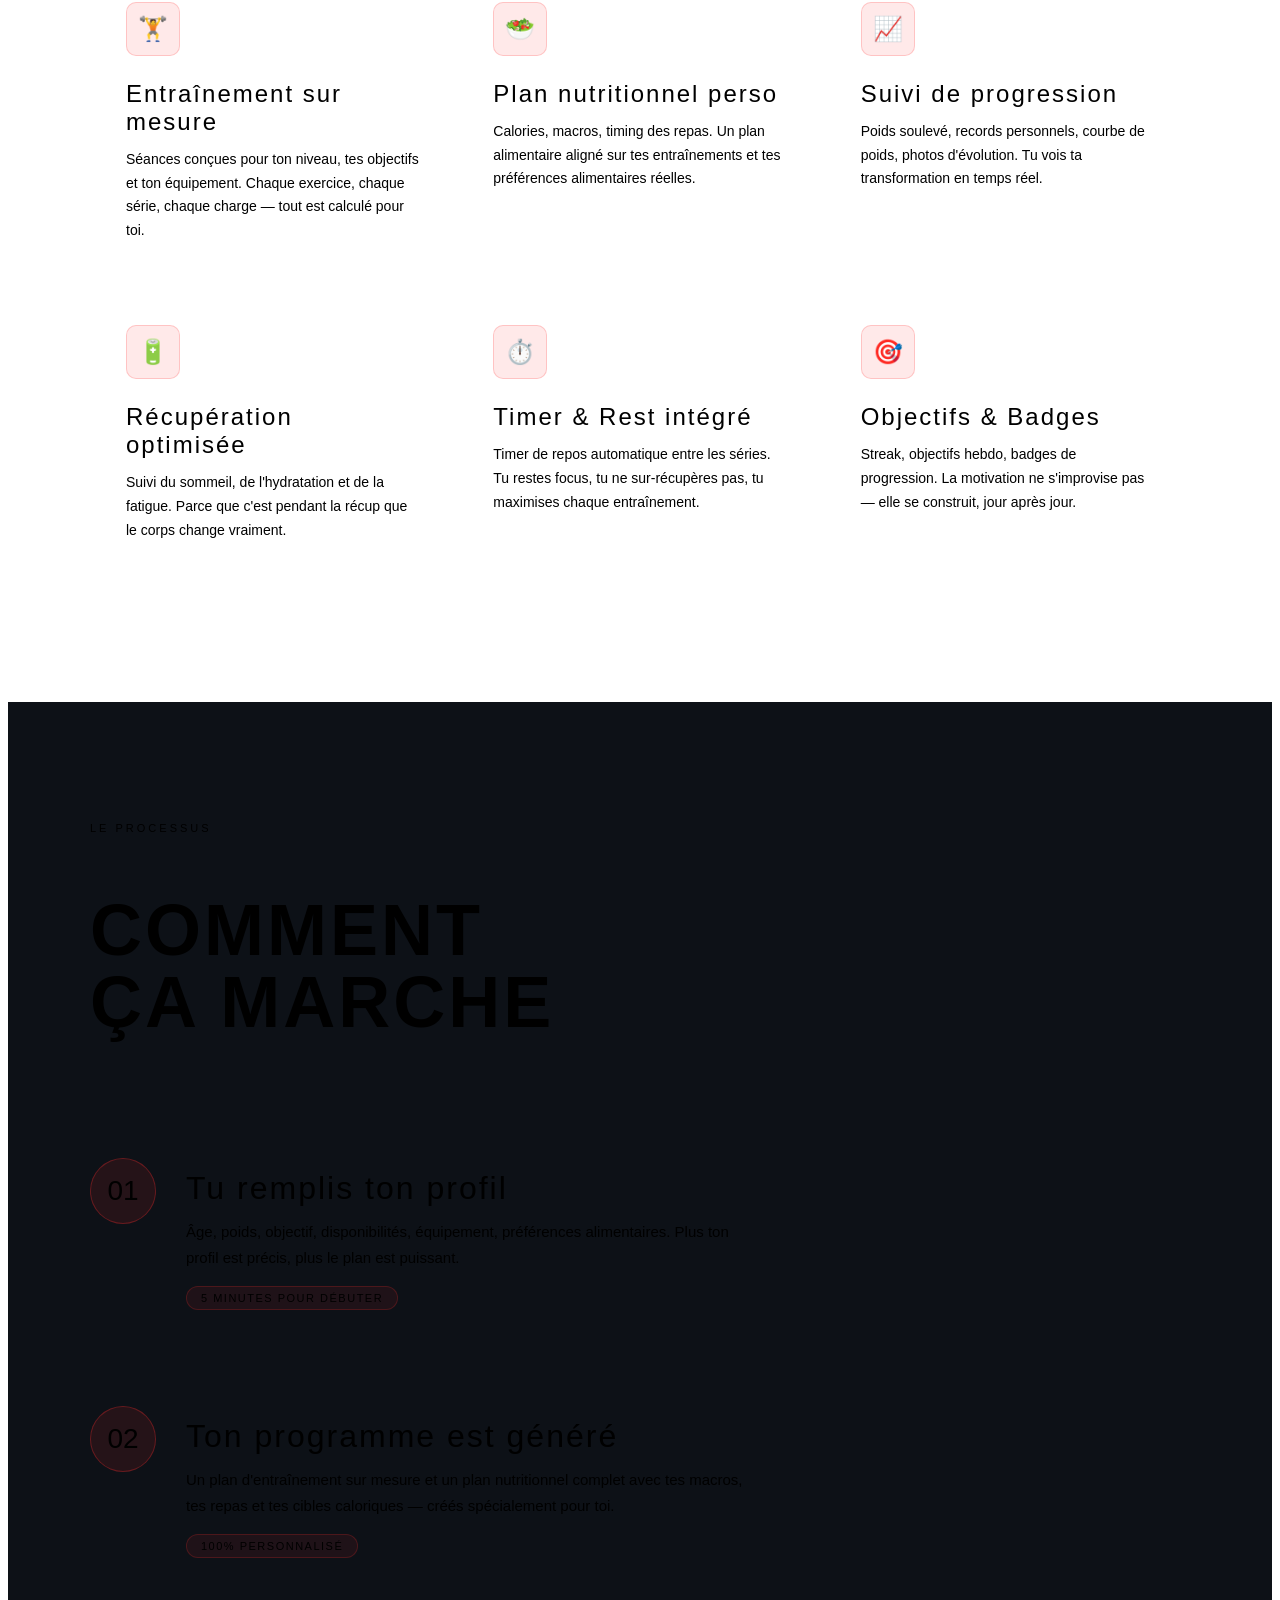
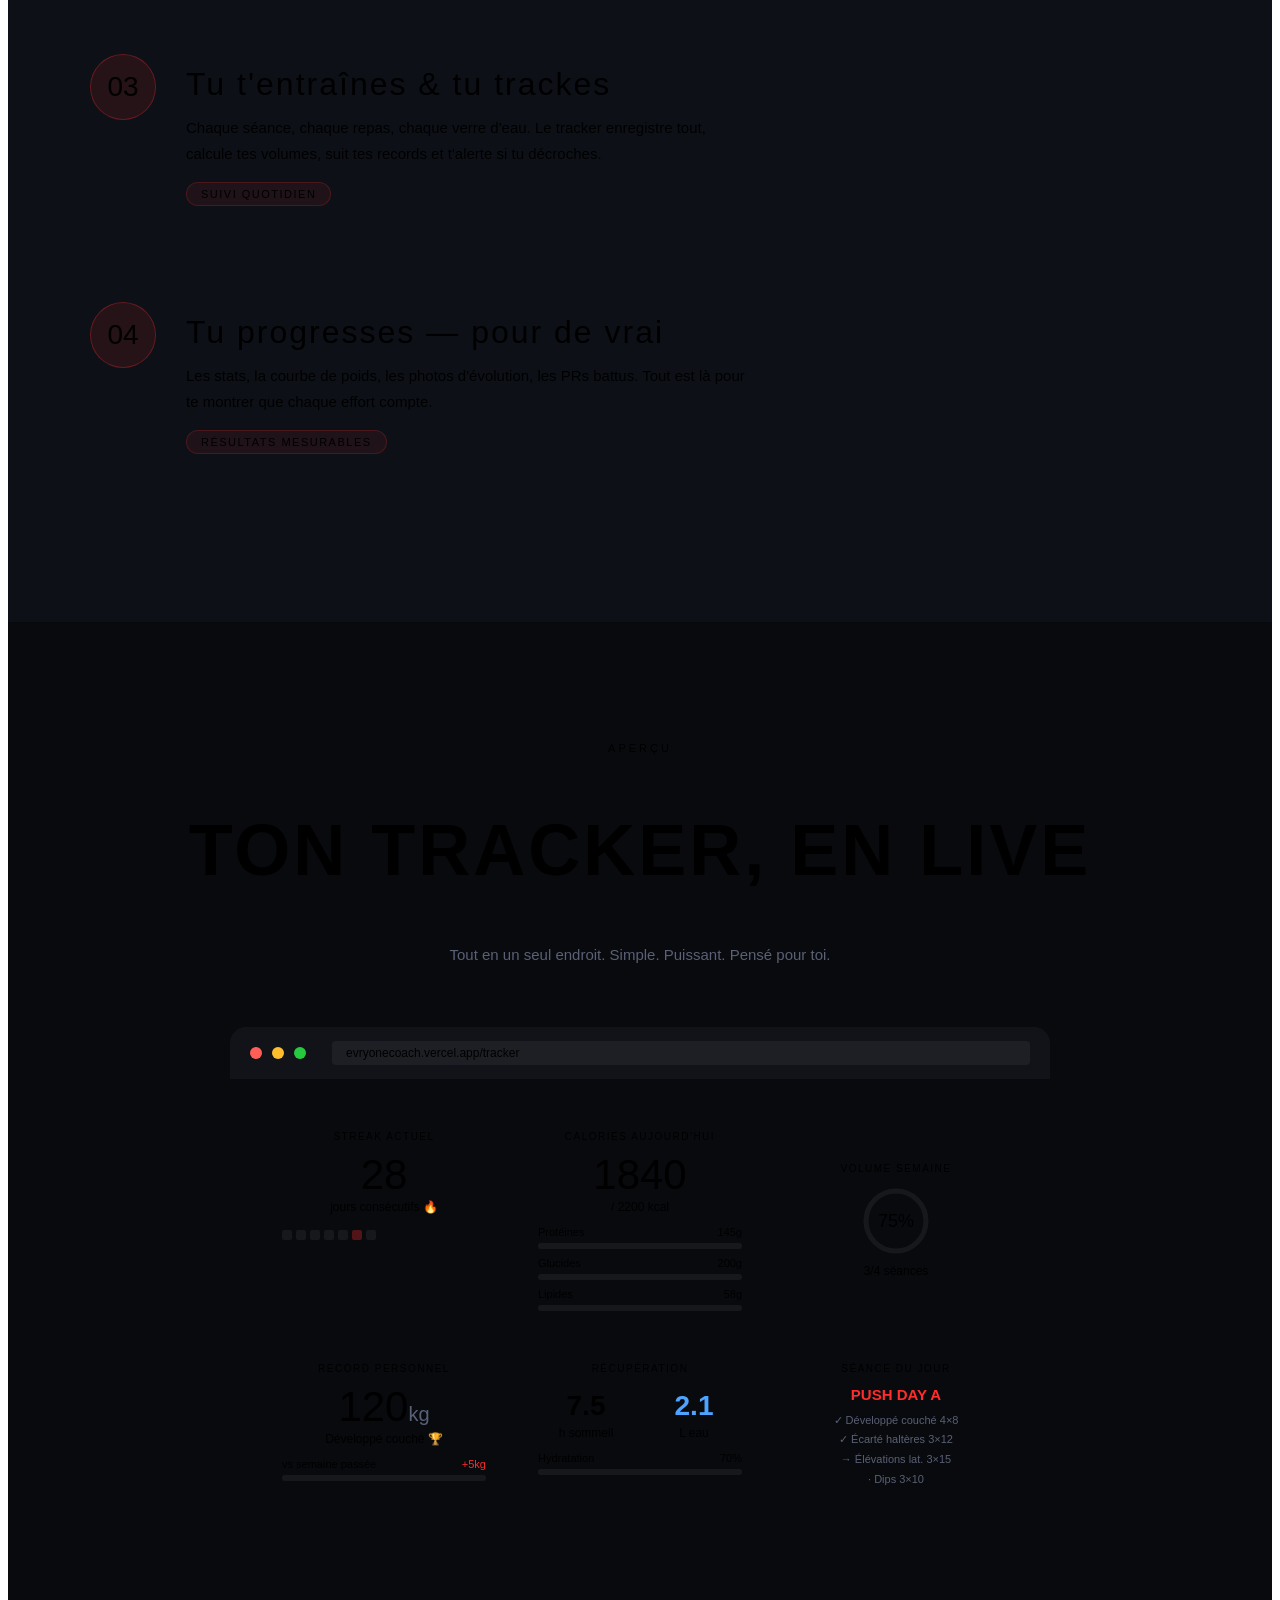
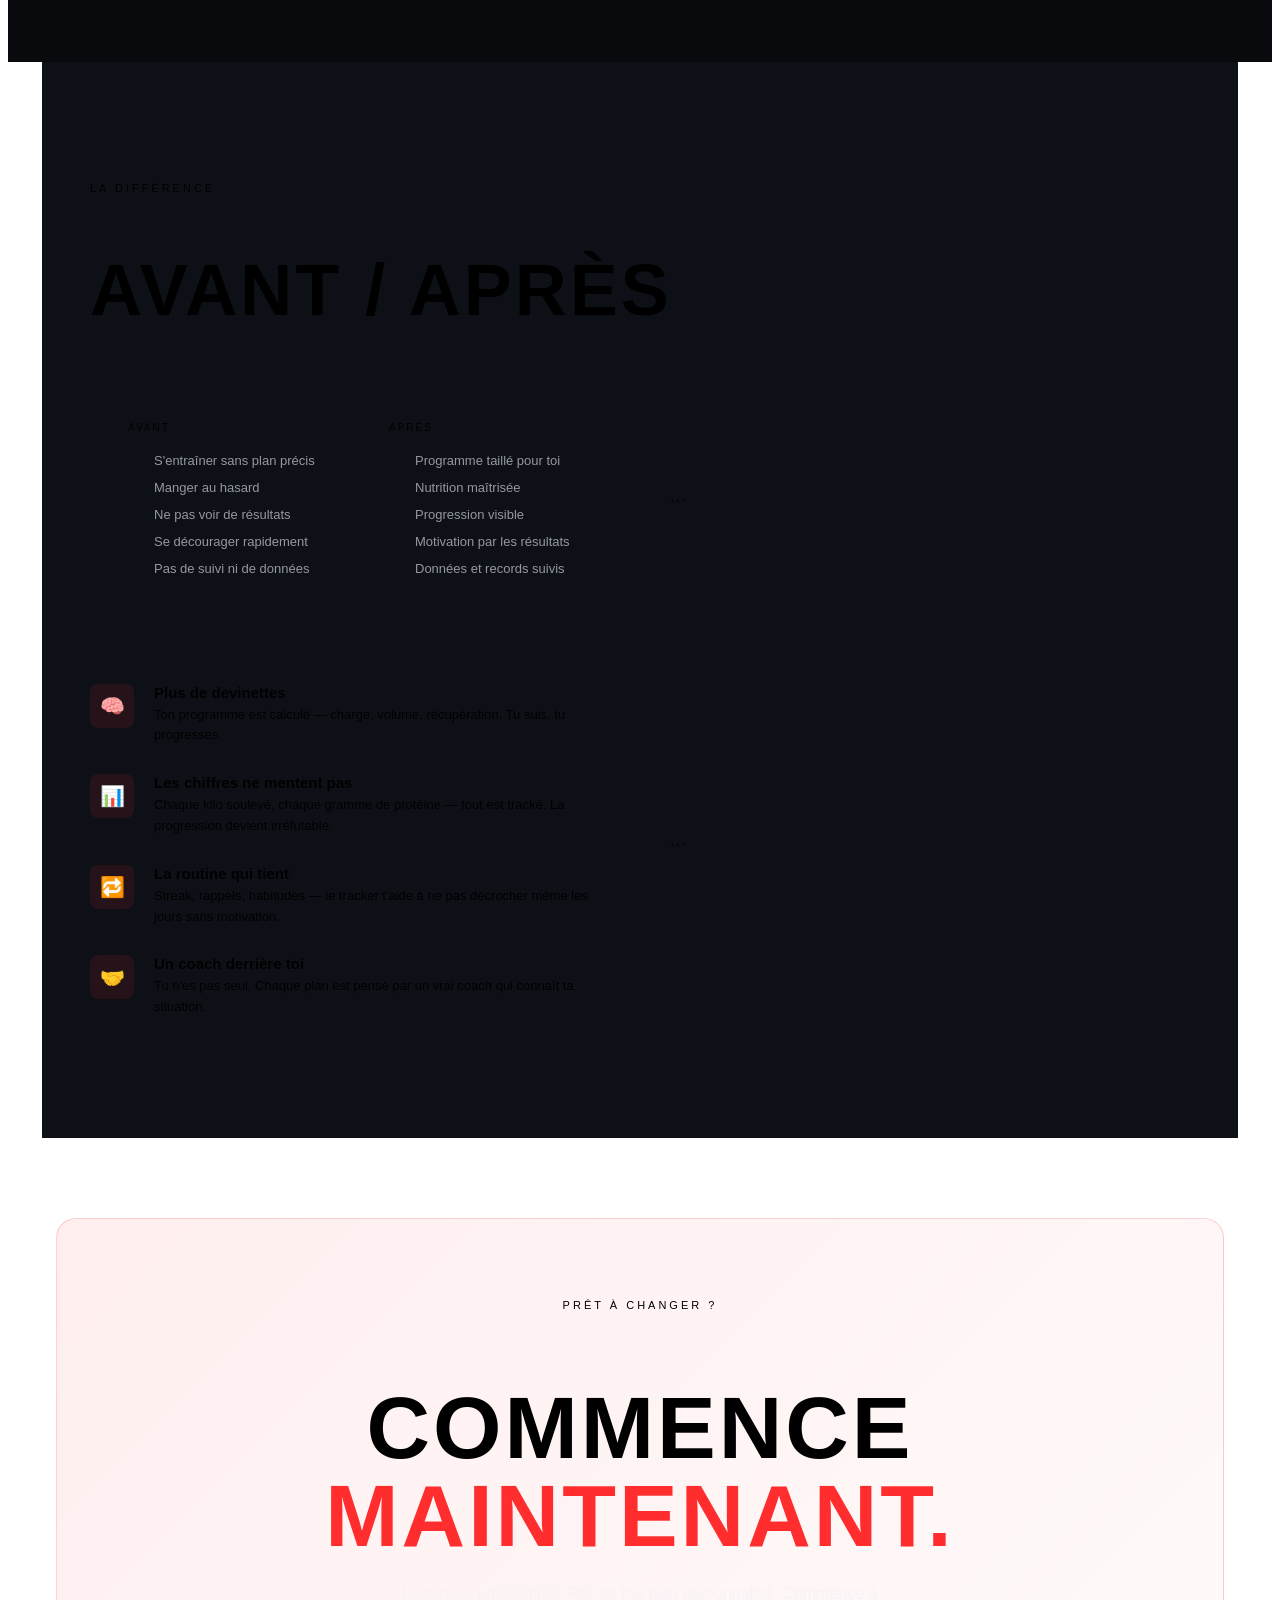
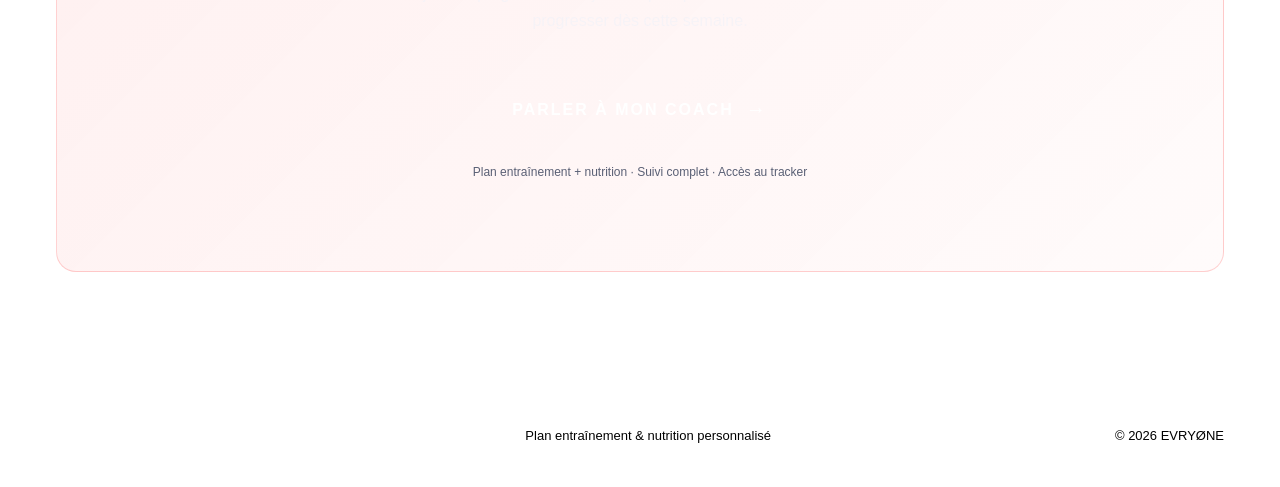
<file: evryøne-landing.html>
<!DOCTYPE html>

<html lang="fr">
<head>
<meta charset="UTF-8">
<meta name="viewport" content="width=device-width, initial-scale=1.0">
<title>EVRYØNE — Tracker Personnalisé</title>
<link href="https://fonts.googleapis.com/css2?family=Bebas+Neue&family=DM+Sans:ital,wght@0,300;0,400;0,500;0,700;1,300&display=swap" rel="stylesheet">
<style>
  :root {
    --bg: #080a0e;
    --bg2: #0d1117;
    --red: #ff2d2d;
    --red2: #ff5c5c;
    --gold: #f5c842;
    --muted: #5a6075;
    --border: rgba(255,255,255,0.07);
    --card: rgba(255,255,255,0.035);
    --white: #f0f2f8;
  }

- { margin: 0; padding: 0; box-sizing: border-box; }

html { scroll-behavior: smooth; }

body {
background: var(–bg);
color: var(–white);
font-family: ‘DM Sans’, sans-serif;
overflow-x: hidden;
cursor: none;
}

/* ── CURSOR ── */
#cursor {
position: fixed; width: 12px; height: 12px;
background: var(–red); border-radius: 50%;
pointer-events: none; z-index: 9999;
transform: translate(-50%, -50%);
transition: transform 0.1s, width 0.2s, height 0.2s, background 0.2s;
mix-blend-mode: screen;
}
#cursor-trail {
position: fixed; width: 36px; height: 36px;
border: 1px solid rgba(255,45,45,0.3); border-radius: 50%;
pointer-events: none; z-index: 9998;
transform: translate(-50%, -50%);
transition: left 0.12s ease-out, top 0.12s ease-out;
}
body:hover #cursor { opacity: 1; }

/* ── NOISE OVERLAY ── */
body::before {
content: ‘’;
position: fixed; inset: 0;
background-image: url(“data:image/svg+xml,%3Csvg viewBox=‘0 0 200 200’ xmlns=‘http://www.w3.org/2000/svg’%3E%3Cfilter id=‘n’%3E%3CfeTurbulence type=‘fractalNoise’ baseFrequency=‘0.9’ numOctaves=‘4’ stitchTiles=‘stitch’/%3E%3C/filter%3E%3Crect width=‘100%25’ height=‘100%25’ filter=‘url(%23n)’ opacity=‘0.03’/%3E%3C/svg%3E”);
pointer-events: none; z-index: 1; opacity: 0.4;
}

/* ── NAV ── */
nav {
position: fixed; top: 0; left: 0; right: 0; z-index: 100;
display: flex; align-items: center; justify-content: space-between;
padding: 22px 48px;
background: linear-gradient(to bottom, rgba(8,10,14,0.95), transparent);
backdrop-filter: blur(4px);
}
.logo {
font-family: ‘Bebas Neue’, sans-serif;
font-size: 28px; letter-spacing: 4px;
background: linear-gradient(135deg, #fff 40%, var(–red));
-webkit-background-clip: text; -webkit-text-fill-color: transparent;
}
.logo span { color: var(–red); -webkit-text-fill-color: var(–red); }
nav a {
font-size: 13px; letter-spacing: 1.5px; text-transform: uppercase;
color: var(–muted); text-decoration: none;
transition: color 0.2s;
}
nav a:hover { color: var(–white); }
.nav-cta {
background: var(–red); color: #fff !important;
padding: 10px 24px; border-radius: 4px;
font-weight: 600; letter-spacing: 1px;
transition: background 0.2s, transform 0.2s !important;
}
.nav-cta:hover { background: var(–red2); transform: translateY(-1px); }

/* ── HERO ── */
#hero {
min-height: 100vh; position: relative;
display: flex; flex-direction: column;
align-items: center; justify-content: center;
text-align: center; padding: 120px 24px 80px;
overflow: hidden;
}

/* Animated background orbs */
.orb {
position: absolute; border-radius: 50%;
filter: blur(80px); pointer-events: none;
animation: orb-float 8s ease-in-out infinite;
}
.orb-1 {
width: 500px; height: 500px;
background: radial-gradient(circle, rgba(255,45,45,0.15), transparent 70%);
top: -100px; left: -100px; animation-delay: 0s;
}
.orb-2 {
width: 400px; height: 400px;
background: radial-gradient(circle, rgba(245,200,66,0.08), transparent 70%);
bottom: -50px; right: -50px; animation-delay: -3s;
}
.orb-3 {
width: 300px; height: 300px;
background: radial-gradient(circle, rgba(255,45,45,0.08), transparent 70%);
top: 50%; right: 20%; animation-delay: -5s;
}
@keyframes orb-float {
0%, 100% { transform: translate(0, 0) scale(1); }
33% { transform: translate(30px, -20px) scale(1.05); }
66% { transform: translate(-20px, 30px) scale(0.95); }
}

/* Grid lines */
.hero-grid {
position: absolute; inset: 0; pointer-events: none;
background-image:
linear-gradient(var(–border) 1px, transparent 1px),
linear-gradient(90deg, var(–border) 1px, transparent 1px);
background-size: 80px 80px;
mask-image: radial-gradient(ellipse at center, transparent 20%, black 80%);
opacity: 0.6;
}

.hero-eyebrow {
display: inline-flex; align-items: center; gap: 8px;
border: 1px solid rgba(255,45,45,0.3);
background: rgba(255,45,45,0.06);
padding: 6px 18px; border-radius: 100px;
font-size: 11px; letter-spacing: 2px; text-transform: uppercase;
color: var(–red2); margin-bottom: 32px;
opacity: 0; transform: translateY(20px);
animation: fade-up 0.7s 0.3s forwards;
}
.eyebrow-dot {
width: 6px; height: 6px; border-radius: 50%;
background: var(–red);
animation: pulse-dot 2s infinite;
}
@keyframes pulse-dot {
0%, 100% { opacity: 1; transform: scale(1); }
50% { opacity: 0.4; transform: scale(0.7); }
}

.hero-title {
font-family: ‘Bebas Neue’, sans-serif;
font-size: clamp(72px, 12vw, 140px);
line-height: 0.9; letter-spacing: 4px;
opacity: 0; transform: translateY(30px);
animation: fade-up 0.8s 0.5s forwards;
}
.hero-title .line-red { color: var(–red); display: block; }
.hero-title .line-stroke {
-webkit-text-stroke: 2px rgba(255,255,255,0.3);
color: transparent; display: block;
}

.hero-sub {
font-size: clamp(15px, 2vw, 18px); font-weight: 300;
color: rgba(240,242,248,0.6); max-width: 540px;
line-height: 1.7; margin-top: 28px;
opacity: 0; transform: translateY(20px);
animation: fade-up 0.7s 0.8s forwards;
}

.hero-cta-group {
display: flex; gap: 16px; margin-top: 44px;
flex-wrap: wrap; justify-content: center;
opacity: 0; transform: translateY(20px);
animation: fade-up 0.7s 1s forwards;
}
.btn-primary {
background: var(–red); color: #fff;
padding: 16px 40px; border-radius: 4px;
font-size: 14px; font-weight: 600; letter-spacing: 1.5px;
text-transform: uppercase; text-decoration: none;
display: inline-flex; align-items: center; gap: 8px;
transition: background 0.2s, transform 0.2s, box-shadow 0.2s;
box-shadow: 0 0 30px rgba(255,45,45,0.25);
}
.btn-primary:hover {
background: var(–red2); transform: translateY(-2px);
box-shadow: 0 0 50px rgba(255,45,45,0.4);
}
.btn-ghost {
border: 1px solid var(–border); color: var(–muted);
padding: 16px 40px; border-radius: 4px;
font-size: 14px; font-weight: 500; letter-spacing: 1px;
text-decoration: none; transition: border-color 0.2s, color 0.2s;
}
.btn-ghost:hover { border-color: rgba(255,255,255,0.2); color: var(–white); }

/* Scroll indicator */
.scroll-hint {
position: absolute; bottom: 36px; left: 50%;
transform: translateX(-50%);
display: flex; flex-direction: column; align-items: center; gap: 8px;
font-size: 11px; letter-spacing: 2px; text-transform: uppercase;
color: var(–muted); opacity: 0;
animation: fade-up 0.7s 1.5s forwards;
}
.scroll-line {
width: 1px; height: 50px;
background: linear-gradient(to bottom, var(–muted), transparent);
animation: scroll-line 2s 2s infinite;
}
@keyframes scroll-line {
0% { height: 0; opacity: 0; }
50% { height: 50px; opacity: 1; }
100% { height: 0; opacity: 0; }
}

@keyframes fade-up {
to { opacity: 1; transform: translateY(0); }
}

/* ── STATS BAR ── */
.stats-bar {
background: var(–card);
border-top: 1px solid var(–border);
border-bottom: 1px solid var(–border);
padding: 32px 0;
position: relative; z-index: 2;
}
.stats-inner {
max-width: 1100px; margin: 0 auto; padding: 0 48px;
display: grid; grid-template-columns: repeat(4, 1fr);
gap: 0;
}
.stat-item {
text-align: center; padding: 0 24px;
border-right: 1px solid var(–border);
opacity: 0; transform: translateY(20px);
transition: opacity 0.5s, transform 0.5s;
}
.stat-item:last-child { border-right: none; }
.stat-item.visible { opacity: 1; transform: translateY(0); }
.stat-num {
font-family: ‘Bebas Neue’, sans-serif;
font-size: 48px; letter-spacing: 2px;
background: linear-gradient(135deg, #fff, var(–red));
-webkit-background-clip: text; -webkit-text-fill-color: transparent;
line-height: 1;
}
.stat-label { font-size: 12px; letter-spacing: 1.5px; text-transform: uppercase; color: var(–muted); margin-top: 6px; }

/* ── SECTIONS ── */
section {
position: relative; z-index: 2;
max-width: 1100px; margin: 0 auto;
padding: 120px 48px;
}
section.full-width { max-width: none; padding: 120px 0; }

.section-label {
font-size: 11px; letter-spacing: 3px; text-transform: uppercase;
color: var(–red); margin-bottom: 16px; font-weight: 500;
display: flex; align-items: center; gap: 12px;
}
.section-label::before {
content: ‘’; display: block; width: 30px; height: 1px; background: var(–red);
}
.section-title {
font-family: ‘Bebas Neue’, sans-serif;
font-size: clamp(42px, 6vw, 72px); letter-spacing: 3px;
line-height: 1;
}
.section-title span { color: var(–red); }

/* reveal */
.reveal {
opacity: 0; transform: translateY(40px);
transition: opacity 0.7s, transform 0.7s;
}
.reveal.visible { opacity: 1; transform: translateY(0); }

/* ── FEATURES ── */
#features { padding-top: 100px; }
.features-grid {
display: grid; grid-template-columns: repeat(3, 1fr);
gap: 2px; margin-top: 64px;
background: var(–border);
border: 1px solid var(–border);
}
.feature-card {
background: var(–bg);
padding: 40px 36px;
position: relative; overflow: hidden;
opacity: 0; transform: translateY(20px);
transition: opacity 0.5s, transform 0.5s, background 0.3s;
}
.feature-card::after {
content: ‘’;
position: absolute; inset: 0;
background: linear-gradient(135deg, rgba(255,45,45,0.05), transparent);
opacity: 0; transition: opacity 0.3s;
}
.feature-card:hover::after { opacity: 1; }
.feature-card:hover { background: rgba(255,45,45,0.02); }
.feature-card.visible { opacity: 1; transform: translateY(0); }

.feature-icon {
width: 52px; height: 52px;
background: rgba(255,45,45,0.1);
border: 1px solid rgba(255,45,45,0.2);
border-radius: 10px;
display: flex; align-items: center; justify-content: center;
font-size: 24px; margin-bottom: 24px;
position: relative; z-index: 1;
}
.feature-name {
font-family: ‘Bebas Neue’, sans-serif;
font-size: 24px; letter-spacing: 2px; margin-bottom: 12px;
position: relative; z-index: 1;
}
.feature-desc {
font-size: 14px; line-height: 1.7; color: var(–muted);
font-weight: 300; position: relative; z-index: 1;
}

/* ── HOW IT WORKS ── */
#how { background: var(–bg2); }
.steps {
display: flex; flex-direction: column; gap: 0;
margin-top: 72px; position: relative;
}
.steps::before {
content: ‘’;
position: absolute; left: 31px; top: 0; bottom: 0;
width: 1px; background: linear-gradient(to bottom, var(–red), transparent);
}
.step {
display: grid; grid-template-columns: 64px 1fr;
gap: 32px; padding: 48px 0;
border-bottom: 1px solid var(–border);
opacity: 0; transform: translateX(-30px);
transition: opacity 0.6s, transform 0.6s;
}
.step:last-child { border-bottom: none; }
.step.visible { opacity: 1; transform: translateX(0); }
.step-num {
width: 64px; height: 64px; flex-shrink: 0;
border-radius: 50%;
background: rgba(255,45,45,0.1);
border: 1px solid rgba(255,45,45,0.3);
display: flex; align-items: center; justify-content: center;
font-family: ‘Bebas Neue’, sans-serif;
font-size: 28px; color: var(–red);
position: relative; z-index: 1;
}
.step-content { padding-top: 12px; }
.step-title {
font-family: ‘Bebas Neue’, sans-serif;
font-size: 32px; letter-spacing: 2px; margin-bottom: 12px;
}
.step-desc { font-size: 15px; line-height: 1.7; color: var(–muted); font-weight: 300; max-width: 560px; }
.step-tag {
display: inline-block; margin-top: 16px;
background: rgba(255,45,45,0.08); border: 1px solid rgba(255,45,45,0.2);
color: var(–red2); font-size: 11px; letter-spacing: 1.5px;
text-transform: uppercase; padding: 5px 14px; border-radius: 100px;
}

/* ── TRACKER PREVIEW ── */
#preview {
padding: 120px 48px; text-align: center;
background: var(–bg2);
}
.preview-window {
margin: 64px auto 0; max-width: 820px;
border: 1px solid var(–border);
border-radius: 16px; overflow: hidden;
box-shadow: 0 40px 120px rgba(0,0,0,0.6), 0 0 0 1px var(–border);
position: relative;
opacity: 0; transform: translateY(40px) scale(0.97);
transition: opacity 0.8s, transform 0.8s;
}
.preview-window.visible { opacity: 1; transform: translateY(0) scale(1); }
.window-bar {
background: #111318; padding: 14px 20px;
display: flex; align-items: center; gap: 10px;
border-bottom: 1px solid var(–border);
}
.dot { width: 12px; height: 12px; border-radius: 50%; }
.dot-r { background: #ff5f56; }
.dot-y { background: #ffbd2e; }
.dot-g { background: #27c93f; }
.window-url {
margin-left: 16px; flex: 1;
background: rgba(255,255,255,0.05); border-radius: 4px;
padding: 5px 14px; font-size: 12px; color: var(–muted);
text-align: left;
}
.tracker-ui {
background: var(–bg); padding: 32px;
display: grid; grid-template-columns: 1fr 1fr 1fr;
gap: 12px; min-height: 340px;
}
.ui-card {
background: var(–card); border: 1px solid var(–border);
border-radius: 12px; padding: 20px;
display: flex; flex-direction: column;
opacity: 0; transform: translateY(10px);
transition: opacity 0.4s, transform 0.4s;
}
.preview-window.visible .ui-card:nth-child(1) { opacity: 1; transform: none; transition-delay: 0.2s; }
.preview-window.visible .ui-card:nth-child(2) { opacity: 1; transform: none; transition-delay: 0.35s; }
.preview-window.visible .ui-card:nth-child(3) { opacity: 1; transform: none; transition-delay: 0.5s; }
.preview-window.visible .ui-card:nth-child(4) { opacity: 1; transform: none; transition-delay: 0.65s; }
.preview-window.visible .ui-card:nth-child(5) { opacity: 1; transform: none; transition-delay: 0.8s; }
.preview-window.visible .ui-card:nth-child(6) { opacity: 1; transform: none; transition-delay: 0.95s; }
.ui-card-title { font-size: 10px; letter-spacing: 1.5px; text-transform: uppercase; color: var(–muted); margin-bottom: 12px; }
.ui-big-num {
font-family: ‘Bebas Neue’, sans-serif; font-size: 42px; color: var(–red); line-height: 1;
}
.ui-sub { font-size: 12px; color: var(–muted); margin-top: 4px; }
.ui-bar-wrap { margin-top: 12px; }
.ui-bar-label { display: flex; justify-content: space-between; font-size: 11px; color: var(–muted); margin-bottom: 5px; }
.ui-bar { height: 6px; background: rgba(255,255,255,0.06); border-radius: 3px; overflow: hidden; }
.ui-bar-fill {
height: 100%; border-radius: 3px;
background: var(–red);
width: 0%; transition: width 1.2s ease 1s;
}
.preview-window.visible .ui-bar-fill { width: var(–w); }
.ui-dots {
display: flex; gap: 4px; flex-wrap: wrap; margin-top: 8px;
}
.ui-dot {
width: 10px; height: 10px; border-radius: 2px;
background: rgba(255,255,255,0.06);
}
.ui-dot.done { background: var(–red); }
.ui-dot.partial { background: rgba(255,45,45,0.3); }
.ui-macro {
display: flex; gap: 8px; margin-top: 8px;
}
.ui-macro-item { flex: 1; text-align: center; }
.ui-macro-val { font-size: 16px; font-weight: 600; }
.ui-macro-lab { font-size: 9px; color: var(–muted); text-transform: uppercase; letter-spacing: 1px; }
.p-color { color: #4da3ff; }
.c-color { color: #f5c842; }
.f-color { color: #ff9a3c; }

/* Progress ring */
.ui-ring { margin: 0 auto; position: relative; width: 70px; height: 70px; }
.ui-ring svg { transform: rotate(-90deg); }
.ui-ring-text {
position: absolute; inset: 0;
display: flex; align-items: center; justify-content: center;
font-family: ‘Bebas Neue’, sans-serif; font-size: 18px; color: var(–red);
}
.ring-bg { fill: none; stroke: rgba(255,255,255,0.06); stroke-width: 5; }
.ring-fill {
fill: none; stroke: var(–red); stroke-width: 5;
stroke-dasharray: 188;
stroke-dashoffset: 188;
stroke-linecap: round;
transition: stroke-dashoffset 1.2s ease 1.2s;
}
.preview-window.visible .ring-fill { stroke-dashoffset: 47; }

/* ── TRANSFORMATION ── */
#transform { padding: 120px 48px; }
.transform-grid {
display: grid; grid-template-columns: 1fr 1fr;
gap: 60px; align-items: center; margin-top: 64px;
}
.transform-before-after {
display: grid; grid-template-columns: 1fr 1fr;
gap: 2px; background: var(–border);
border: 1px solid var(–border);
border-radius: 12px; overflow: hidden;
}
.ba-side { padding: 32px 24px; background: var(–bg2); }
.ba-label {
font-size: 10px; letter-spacing: 2px; text-transform: uppercase;
color: var(–muted); margin-bottom: 20px;
display: flex; align-items: center; gap: 8px;
}
.ba-label-dot { width: 6px; height: 6px; border-radius: 50%; }
.ba-label-dot.before { background: var(–muted); }
.ba-label-dot.after { background: var(–red); }
.ba-list { list-style: none; display: flex; flex-direction: column; gap: 12px; }
.ba-list li { font-size: 13px; font-weight: 300; color: rgba(240,242,248,0.6); display: flex; gap: 8px; }
.ba-list li::before { content: ‘—’; color: var(–muted); flex-shrink: 0; }
.ba-list.after li::before { content: ‘✓’; color: var(–red); }
.ba-list.after li { color: var(–white); font-weight: 400; }

.transform-points { display: flex; flex-direction: column; gap: 28px; }
.transform-point {
display: flex; gap: 20px; align-items: flex-start;
opacity: 0; transform: translateX(30px);
transition: opacity 0.5s, transform 0.5s;
}
.transform-point.visible { opacity: 1; transform: translateX(0); }
.tp-icon {
width: 44px; height: 44px; flex-shrink: 0;
background: rgba(255,45,45,0.1);
border-radius: 8px; display: flex; align-items: center;
justify-content: center; font-size: 20px;
}
.tp-title { font-weight: 600; font-size: 15px; margin-bottom: 4px; }
.tp-desc { font-size: 13px; color: var(–muted); line-height: 1.6; font-weight: 300; }

/* ── COACH CTA ── */
#cta {
padding: 0 48px 120px;
position: relative; z-index: 2;
}
.cta-box {
background: linear-gradient(135deg, rgba(255,45,45,0.08), rgba(255,45,45,0.02));
border: 1px solid rgba(255,45,45,0.2);
border-radius: 20px; padding: 80px 60px;
text-align: center; position: relative; overflow: hidden;
opacity: 0; transform: translateY(40px);
transition: opacity 0.8s, transform 0.8s;
}
.cta-box.visible { opacity: 1; transform: translateY(0); }
.cta-box::before {
content: ‘’;
position: absolute; top: -100px; left: 50%; transform: translateX(-50%);
width: 600px; height: 300px;
background: radial-gradient(ellipse, rgba(255,45,45,0.15), transparent 70%);
pointer-events: none;
}
.cta-box::after {
content: ‘EVRYØNE’;
position: absolute; bottom: -20px; right: -10px;
font-family: ‘Bebas Neue’, sans-serif;
font-size: 160px; letter-spacing: 10px;
color: rgba(255,45,45,0.04);
pointer-events: none; line-height: 1;
}
.cta-eyebrow {
font-size: 11px; letter-spacing: 3px; text-transform: uppercase;
color: var(–red); margin-bottom: 20px;
}
.cta-title {
font-family: ‘Bebas Neue’, sans-serif;
font-size: clamp(48px, 7vw, 88px); letter-spacing: 3px;
line-height: 1; margin-bottom: 20px;
position: relative; z-index: 1;
}
.cta-sub {
font-size: 16px; font-weight: 300; color: rgba(240,242,248,0.6);
max-width: 480px; margin: 0 auto 44px; line-height: 1.7;
position: relative; z-index: 1;
}
.cta-btn {
display: inline-flex; align-items: center; gap: 12px;
background: var(–red); color: #fff;
padding: 20px 56px; border-radius: 6px;
font-size: 16px; font-weight: 700; letter-spacing: 2px;
text-transform: uppercase; text-decoration: none;
transition: background 0.2s, transform 0.2s, box-shadow 0.3s;
box-shadow: 0 0 0 0 rgba(255,45,45,0.4);
animation: cta-pulse 3s 3s infinite;
position: relative; z-index: 1;
}
.cta-btn:hover {
background: var(–red2); transform: translateY(-3px);
box-shadow: 0 20px 60px rgba(255,45,45,0.4);
animation: none;
}
@keyframes cta-pulse {
0%, 100% { box-shadow: 0 0 0 0 rgba(255,45,45,0.4); }
50% { box-shadow: 0 0 0 20px rgba(255,45,45,0); }
}
.cta-arrow { font-size: 20px; transition: transform 0.2s; }
.cta-btn:hover .cta-arrow { transform: translateX(4px); }

/* ── FOOTER ── */
footer {
border-top: 1px solid var(–border);
padding: 32px 48px;
display: flex; align-items: center; justify-content: space-between;
position: relative; z-index: 2;
font-size: 13px; color: var(–muted);
}

/* ── RESPONSIVE ── */
@media (max-width: 768px) {
nav { padding: 18px 24px; }
nav a:not(.nav-cta) { display: none; }
section, #preview, #transform, #cta { padding: 80px 24px; }
.stats-inner { grid-template-columns: repeat(2, 1fr); gap: 0; }
.stat-item:nth-child(2) { border-right: none; }
.features-grid { grid-template-columns: 1fr; }
.tracker-ui { grid-template-columns: 1fr 1fr; }
.transform-grid { grid-template-columns: 1fr; }
footer { flex-direction: column; gap: 12px; text-align: center; }
}
</style>

</head>
<body>

<!-- Custom cursor -->

<div id="cursor"></div>
<div id="cursor-trail"></div>

<!-- NAV -->

<nav>
  <div class="logo">EVRY<span>Ø</span>NE</div>
  <a href="#features">Programme</a>
  <a href="#how">Comment</a>
  <a href="#cta" class="nav-cta">Commencer →</a>
</nav>

<!-- HERO -->

<section id="hero">
  <div class="hero-grid"></div>
  <div class="orb orb-1"></div>
  <div class="orb orb-2"></div>
  <div class="orb orb-3"></div>

  <div class="hero-eyebrow">
    <div class="eyebrow-dot"></div>
    Tracker personnalisé · Entraînement & Nutrition
  </div>

  <h1 class="hero-title">
    <span class="line-stroke">TRANSFORME</span>
    <span class="line-red">TON CORPS.</span>
    <span style="opacity:0.5">TON RYTHME.</span>
  </h1>

  <p class="hero-sub">
    Un plan d'entraînement et de nutrition 100% adapté à toi — suivi en temps réel, récupération optimisée, progression visible.
  </p>

  <div class="hero-cta-group">
    <a href="#cta" class="btn-primary">
      Rejoindre maintenant
      <span style="font-size:16px">→</span>
    </a>
    <a href="#how" class="btn-ghost">Voir comment ça marche</a>
  </div>

  <div class="scroll-hint">
    <div class="scroll-line"></div>
    Scroll
  </div>
</section>

<!-- STATS BAR -->

<div class="stats-bar">
  <div class="stats-inner">
    <div class="stat-item">
      <div class="stat-num" data-count="100">0</div>
      <div class="stat-label">% personnalisé</div>
    </div>
    <div class="stat-item">
      <div class="stat-num" data-count="7">0</div>
      <div class="stat-label">jours de suivi / semaine</div>
    </div>
    <div class="stat-item">
      <div class="stat-num" data-count="3">0</div>
      <div class="stat-label">piliers : Perf · Nutrition · Récup</div>
    </div>
    <div class="stat-item">
      <div class="stat-num" data-count="1">0</div>
      <div class="stat-label">seul objectif : ta progression</div>
    </div>
  </div>
</div>

<!-- FEATURES -->

<section id="features">
  <div class="section-label reveal">Ce que tu obtiens</div>
  <h2 class="section-title reveal">PROGRAMME <span>COMPLET</span></h2>

  <div class="features-grid">
    <div class="feature-card">
      <div class="feature-icon">🏋️</div>
      <div class="feature-name">Entraînement sur mesure</div>
      <div class="feature-desc">Séances conçues pour ton niveau, tes objectifs et ton équipement. Chaque exercice, chaque série, chaque charge — tout est calculé pour toi.</div>
    </div>
    <div class="feature-card">
      <div class="feature-icon">🥗</div>
      <div class="feature-name">Plan nutritionnel perso</div>
      <div class="feature-desc">Calories, macros, timing des repas. Un plan alimentaire aligné sur tes entraînements et tes préférences alimentaires réelles.</div>
    </div>
    <div class="feature-card">
      <div class="feature-icon">📈</div>
      <div class="feature-name">Suivi de progression</div>
      <div class="feature-desc">Poids soulevé, records personnels, courbe de poids, photos d'évolution. Tu vois ta transformation en temps réel.</div>
    </div>
    <div class="feature-card">
      <div class="feature-icon">🔋</div>
      <div class="feature-name">Récupération optimisée</div>
      <div class="feature-desc">Suivi du sommeil, de l'hydratation et de la fatigue. Parce que c'est pendant la récup que le corps change vraiment.</div>
    </div>
    <div class="feature-card">
      <div class="feature-icon">⏱️</div>
      <div class="feature-name">Timer & Rest intégré</div>
      <div class="feature-desc">Timer de repos automatique entre les séries. Tu restes focus, tu ne sur-récupères pas, tu maximises chaque entraînement.</div>
    </div>
    <div class="feature-card">
      <div class="feature-icon">🎯</div>
      <div class="feature-name">Objectifs & Badges</div>
      <div class="feature-desc">Streak, objectifs hebdo, badges de progression. La motivation ne s'improvise pas — elle se construit, jour après jour.</div>
    </div>
  </div>
</section>

<!-- HOW IT WORKS -->

<div style="background: var(--bg2); position: relative; z-index: 2;">
<section id="how" style="background: transparent;">
  <div class="section-label reveal">Le processus</div>
  <h2 class="section-title reveal">COMMENT<br><span>ÇA MARCHE</span></h2>

  <div class="steps">
    <div class="step">
      <div class="step-num">01</div>
      <div class="step-content">
        <div class="step-title">Tu remplis ton profil</div>
        <div class="step-desc">Âge, poids, objectif, disponibilités, équipement, préférences alimentaires. Plus ton profil est précis, plus le plan est puissant.</div>
        <span class="step-tag">5 minutes pour débuter</span>
      </div>
    </div>
    <div class="step">
      <div class="step-num">02</div>
      <div class="step-content">
        <div class="step-title">Ton programme est généré</div>
        <div class="step-desc">Un plan d'entraînement sur mesure et un plan nutritionnel complet avec tes macros, tes repas et tes cibles caloriques — créés spécialement pour toi.</div>
        <span class="step-tag">100% personnalisé</span>
      </div>
    </div>
    <div class="step">
      <div class="step-num">03</div>
      <div class="step-content">
        <div class="step-title">Tu t'entraînes & tu trackes</div>
        <div class="step-desc">Chaque séance, chaque repas, chaque verre d'eau. Le tracker enregistre tout, calcule tes volumes, suit tes records et t'alerte si tu décroches.</div>
        <span class="step-tag">Suivi quotidien</span>
      </div>
    </div>
    <div class="step">
      <div class="step-num">04</div>
      <div class="step-content">
        <div class="step-title">Tu progresses — pour de vrai</div>
        <div class="step-desc">Les stats, la courbe de poids, les photos d'évolution, les PRs battus. Tout est là pour te montrer que chaque effort compte.</div>
        <span class="step-tag">Résultats mesurables</span>
      </div>
    </div>
  </div>
</section>
</div>

<!-- TRACKER PREVIEW -->

<div id="preview" style="background: var(--bg); position: relative; z-index: 2; padding: 120px 48px; text-align: center;">
  <div class="section-label reveal" style="justify-content: center;">Aperçu</div>
  <h2 class="section-title reveal">TON TRACKER, <span>EN LIVE</span></h2>
  <p class="reveal" style="color: var(--muted); margin-top: 16px; font-weight: 300; font-size: 15px;">Tout en un seul endroit. Simple. Puissant. Pensé pour toi.</p>

  <div class="preview-window">
    <div class="window-bar">
      <div class="dot dot-r"></div>
      <div class="dot dot-y"></div>
      <div class="dot dot-g"></div>
      <div class="window-url">evryonecoach.vercel.app/tracker</div>
    </div>
    <div class="tracker-ui">
      <!-- Card 1: Streak -->
      <div class="ui-card">
        <div class="ui-card-title">Streak actuel</div>
        <div class="ui-big-num">28</div>
        <div class="ui-sub">jours consécutifs 🔥</div>
        <div class="ui-dots" style="margin-top: 16px;">
          <div class="ui-dot done"></div><div class="ui-dot done"></div>
          <div class="ui-dot done"></div><div class="ui-dot done"></div>
          <div class="ui-dot done"></div><div class="ui-dot partial"></div>
          <div class="ui-dot"></div>
        </div>
      </div>
      <!-- Card 2: Calories -->
      <div class="ui-card">
        <div class="ui-card-title">Calories aujourd'hui</div>
        <div class="ui-big-num">1840</div>
        <div class="ui-sub">/ 2200 kcal</div>
        <div class="ui-bar-wrap">
          <div class="ui-bar-label"><span>Protéines</span><span>145g</span></div>
          <div class="ui-bar"><div class="ui-bar-fill" style="--w: 78%; background: #4da3ff;"></div></div>
          <div class="ui-bar-label" style="margin-top: 8px;"><span>Glucides</span><span>200g</span></div>
          <div class="ui-bar"><div class="ui-bar-fill" style="--w: 65%; background: #f5c842;"></div></div>
          <div class="ui-bar-label" style="margin-top: 8px;"><span>Lipides</span><span>58g</span></div>
          <div class="ui-bar"><div class="ui-bar-fill" style="--w: 55%; background: #ff9a3c;"></div></div>
        </div>
      </div>
      <!-- Card 3: Progress -->
      <div class="ui-card" style="align-items: center; justify-content: center;">
        <div class="ui-card-title">Volume semaine</div>
        <div class="ui-ring">
          <svg viewBox="0 0 70 70" width="70" height="70">
            <circle class="ring-bg" cx="35" cy="35" r="30"/>
            <circle class="ring-fill" cx="35" cy="35" r="30"/>
          </svg>
          <div class="ui-ring-text">75%</div>
        </div>
        <div class="ui-sub" style="margin-top: 8px;">3/4 séances</div>
      </div>
      <!-- Card 4: PR -->
      <div class="ui-card">
        <div class="ui-card-title">Record personnel</div>
        <div class="ui-big-num">120<span style="font-size: 20px; color: var(--muted);">kg</span></div>
        <div class="ui-sub">Développé couché 🏆</div>
        <div class="ui-bar-wrap" style="margin-top: 12px;">
          <div class="ui-bar-label"><span>vs semaine passée</span><span style="color: var(--red);">+5kg</span></div>
          <div class="ui-bar"><div class="ui-bar-fill" style="--w: 90%;"></div></div>
        </div>
      </div>
      <!-- Card 5: Sleep/Recovery -->
      <div class="ui-card">
        <div class="ui-card-title">Récupération</div>
        <div style="display: flex; gap: 12px; margin-top: 4px;">
          <div style="flex: 1; text-align: center;">
            <div style="font-size: 28px; font-weight: 600;">7.5</div>
            <div class="ui-sub">h sommeil</div>
          </div>
          <div style="flex: 1; text-align: center;">
            <div style="font-size: 28px; font-weight: 600; color: #4da3ff;">2.1</div>
            <div class="ui-sub">L eau</div>
          </div>
        </div>
        <div class="ui-bar-wrap" style="margin-top: 12px;">
          <div class="ui-bar-label"><span>Hydratation</span><span>70%</span></div>
          <div class="ui-bar"><div class="ui-bar-fill" style="--w: 70%; background: #4da3ff;"></div></div>
        </div>
      </div>
      <!-- Card 6: Today -->
      <div class="ui-card">
        <div class="ui-card-title">Séance du jour</div>
        <div style="font-size: 15px; font-weight: 600; color: var(--red); margin-bottom: 8px;">PUSH DAY A</div>
        <div style="font-size: 11px; color: var(--muted); line-height: 1.8;">
          ✓ Développé couché 4×8<br>
          ✓ Écarté haltères 3×12<br>
          → Élévations lat. 3×15<br>
          · Dips 3×10
        </div>
      </div>
    </div>
  </div>
</div>

<!-- TRANSFORMATION -->

<section id="transform" style="background: var(--bg2);">
  <div class="section-label reveal">La différence</div>
  <h2 class="section-title reveal">AVANT / <span>APRÈS</span></h2>

  <div class="transform-grid">
    <div class="transform-before-after reveal">
      <div class="ba-side">
        <div class="ba-label"><div class="ba-label-dot before"></div>Avant</div>
        <ul class="ba-list">
          <li>S'entraîner sans plan précis</li>
          <li>Manger au hasard</li>
          <li>Ne pas voir de résultats</li>
          <li>Se décourager rapidement</li>
          <li>Pas de suivi ni de données</li>
        </ul>
      </div>
      <div class="ba-side">
        <div class="ba-label"><div class="ba-label-dot after"></div>Après</div>
        <ul class="ba-list after">
          <li>Programme taillé pour toi</li>
          <li>Nutrition maîtrisée</li>
          <li>Progression visible</li>
          <li>Motivation par les résultats</li>
          <li>Données et records suivis</li>
        </ul>
      </div>
    </div>

```
<div class="transform-points">
  <div class="transform-point">
    <div class="tp-icon">🧠</div>
    <div>
      <div class="tp-title">Plus de devinettes</div>
      <div class="tp-desc">Ton programme est calculé — charge, volume, récupération. Tu suis, tu progresses.</div>
    </div>
  </div>
  <div class="transform-point" style="transition-delay: 0.1s;">
    <div class="tp-icon">📊</div>
    <div>
      <div class="tp-title">Les chiffres ne mentent pas</div>
      <div class="tp-desc">Chaque kilo soulevé, chaque gramme de protéine — tout est tracké. La progression devient irréfutable.</div>
    </div>
  </div>
  <div class="transform-point" style="transition-delay: 0.2s;">
    <div class="tp-icon">🔁</div>
    <div>
      <div class="tp-title">La routine qui tient</div>
      <div class="tp-desc">Streak, rappels, habitudes — le tracker t'aide à ne pas décrocher même les jours sans motivation.</div>
    </div>
  </div>
  <div class="transform-point" style="transition-delay: 0.3s;">
    <div class="tp-icon">🤝</div>
    <div>
      <div class="tp-title">Un coach derrière toi</div>
      <div class="tp-desc">Tu n'es pas seul. Chaque plan est pensé par un vrai coach qui connaît ta situation.</div>
    </div>
  </div>
</div>
```

  </div>
</section>

<!-- CTA -->

<section id="cta" style="max-width: none; padding: 80px 48px 120px;">
  <div class="cta-box">
    <div class="cta-eyebrow">PRÊT À CHANGER ?</div>
    <h2 class="cta-title">COMMENCE<br><span style="color: var(--red);">MAINTENANT.</span></h2>
    <p class="cta-sub">Rejoins le programme. Reçois ton plan personnalisé. Commence à progresser dès cette semaine.</p>
    <a href="TON_LIEN_COACH_ICI" class="cta-btn">
      Parler à mon coach
      <span class="cta-arrow">→</span>
    </a>
    <p style="margin-top: 24px; font-size: 12px; color: var(--muted); position: relative; z-index: 1;">
      Plan entraînement + nutrition · Suivi complet · Accès au tracker
    </p>
  </div>
</section>

<!-- FOOTER -->

<footer>
  <div class="logo" style="font-size: 20px;">EVRY<span>Ø</span>NE</div>
  <div>Plan entraînement & nutrition personnalisé</div>
  <div>© 2026 EVRYØNE</div>
</footer>

<script>
  // ── CURSOR ──
  const cursor = document.getElementById('cursor');
  const trail = document.getElementById('cursor-trail');
  document.addEventListener('mousemove', e => {
    cursor.style.left = e.clientX + 'px';
    cursor.style.top = e.clientY + 'px';
    trail.style.left = e.clientX + 'px';
    trail.style.top = e.clientY + 'px';
  });
  document.querySelectorAll('a, button').forEach(el => {
    el.addEventListener('mouseenter', () => {
      cursor.style.width = '20px'; cursor.style.height = '20px';
      cursor.style.background = '#fff';
    });
    el.addEventListener('mouseleave', () => {
      cursor.style.width = '12px'; cursor.style.height = '12px';
      cursor.style.background = 'var(--red)';
    });
  });

  // ── INTERSECTION OBSERVER ──
  const io = new IntersectionObserver(entries => {
    entries.forEach((e, i) => {
      if (e.isIntersecting) {
        const delay = e.target.dataset.delay || 0;
        setTimeout(() => e.target.classList.add('visible'), delay);
        io.unobserve(e.target);
      }
    });
  }, { threshold: 0.15 });

  // Reveal elements
  document.querySelectorAll('.reveal').forEach(el => io.observe(el));
  // Feature cards staggered
  document.querySelectorAll('.feature-card').forEach((el, i) => {
    el.dataset.delay = i * 80;
    io.observe(el);
  });
  // Steps staggered
  document.querySelectorAll('.step').forEach((el, i) => {
    el.dataset.delay = i * 120;
    io.observe(el);
  });
  // Preview window
  document.querySelectorAll('.preview-window').forEach(el => io.observe(el));
  // Transform points
  document.querySelectorAll('.transform-point').forEach((el, i) => {
    el.dataset.delay = i * 100;
    io.observe(el);
  });
  // CTA box
  document.querySelectorAll('.cta-box').forEach(el => io.observe(el));

  // ── STATS COUNTER ──
  const statsObs = new IntersectionObserver(entries => {
    entries.forEach(e => {
      if (e.isIntersecting) {
        const items = e.target.querySelectorAll('.stat-item');
        items.forEach((item, i) => {
          setTimeout(() => item.classList.add('visible'), i * 100);
        });
        const nums = e.target.querySelectorAll('[data-count]');
        nums.forEach(el => {
          const target = parseInt(el.dataset.count);
          let current = 0;
          const step = target / 40;
          const t = setInterval(() => {
            current = Math.min(current + step, target);
            el.textContent = Math.round(current) + (target === 100 ? '' : target === 7 ? '' : '');
            if (current >= target) clearInterval(t);
          }, 35);
        });
        statsObs.disconnect();
      }
    });
  }, { threshold: 0.3 });
  statsObs.observe(document.querySelector('.stats-inner'));

  // ── SMOOTH PARALLAX on hero orbs ──
  let ticking = false;
  document.addEventListener('scroll', () => {
    if (!ticking) {
      requestAnimationFrame(() => {
        const y = window.scrollY;
        document.querySelectorAll('.orb').forEach((orb, i) => {
          const speed = 0.08 + i * 0.04;
          orb.style.transform = `translateY(${y * speed}px)`;
        });
        ticking = false;
      });
      ticking = true;
    }
  });
</script>

</body>
</html>
</file>
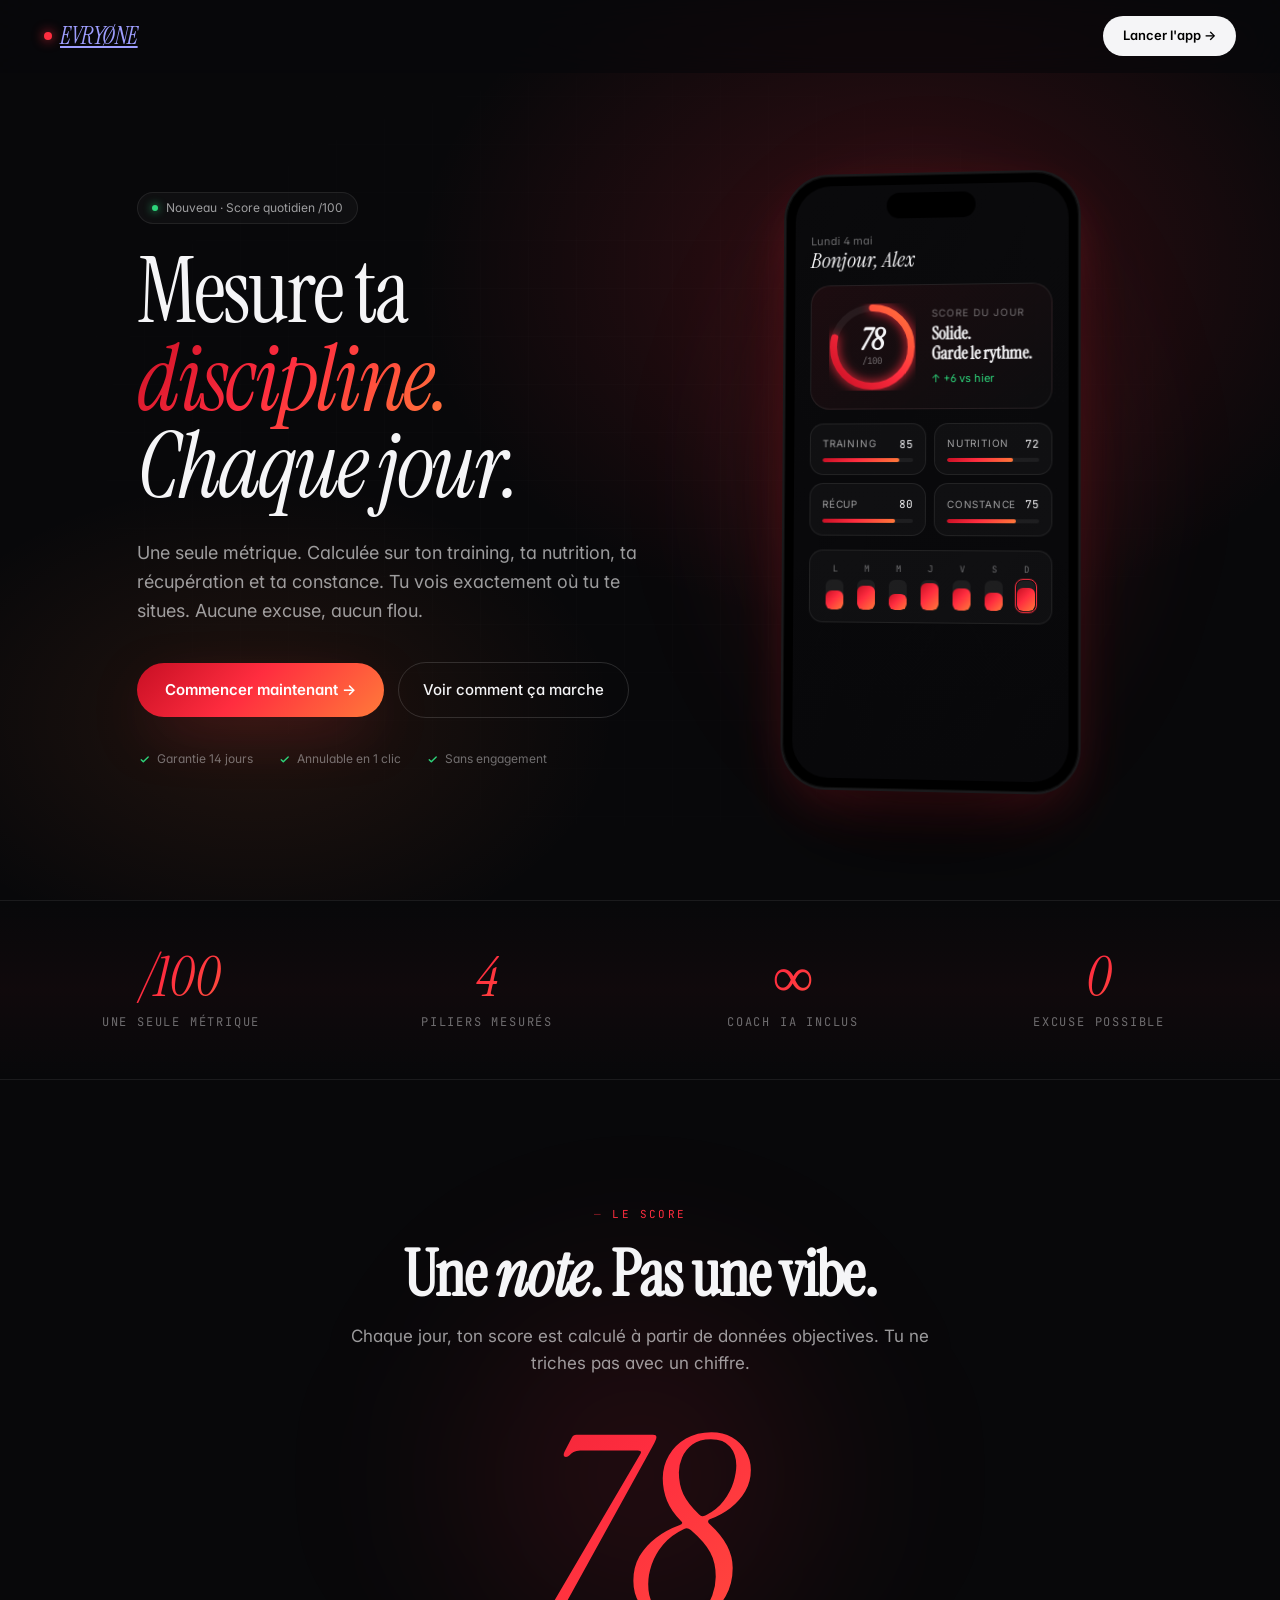
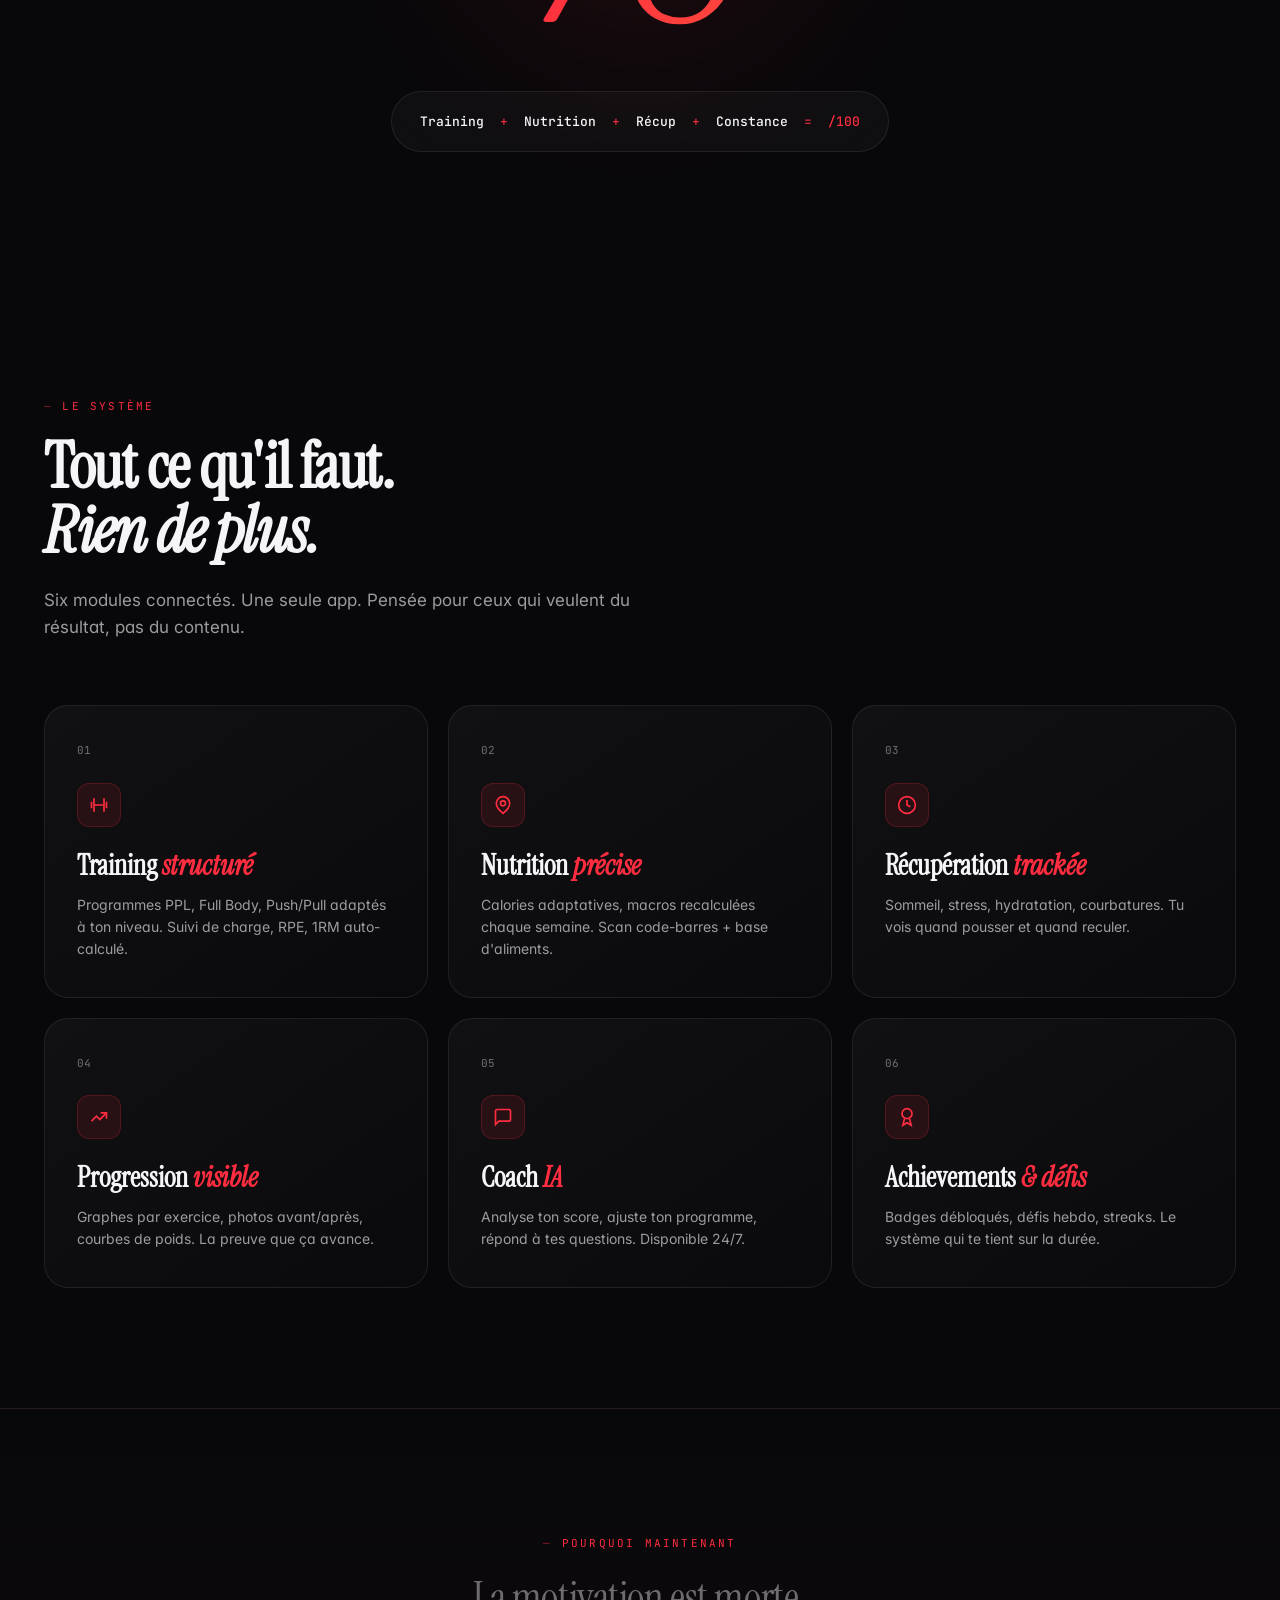
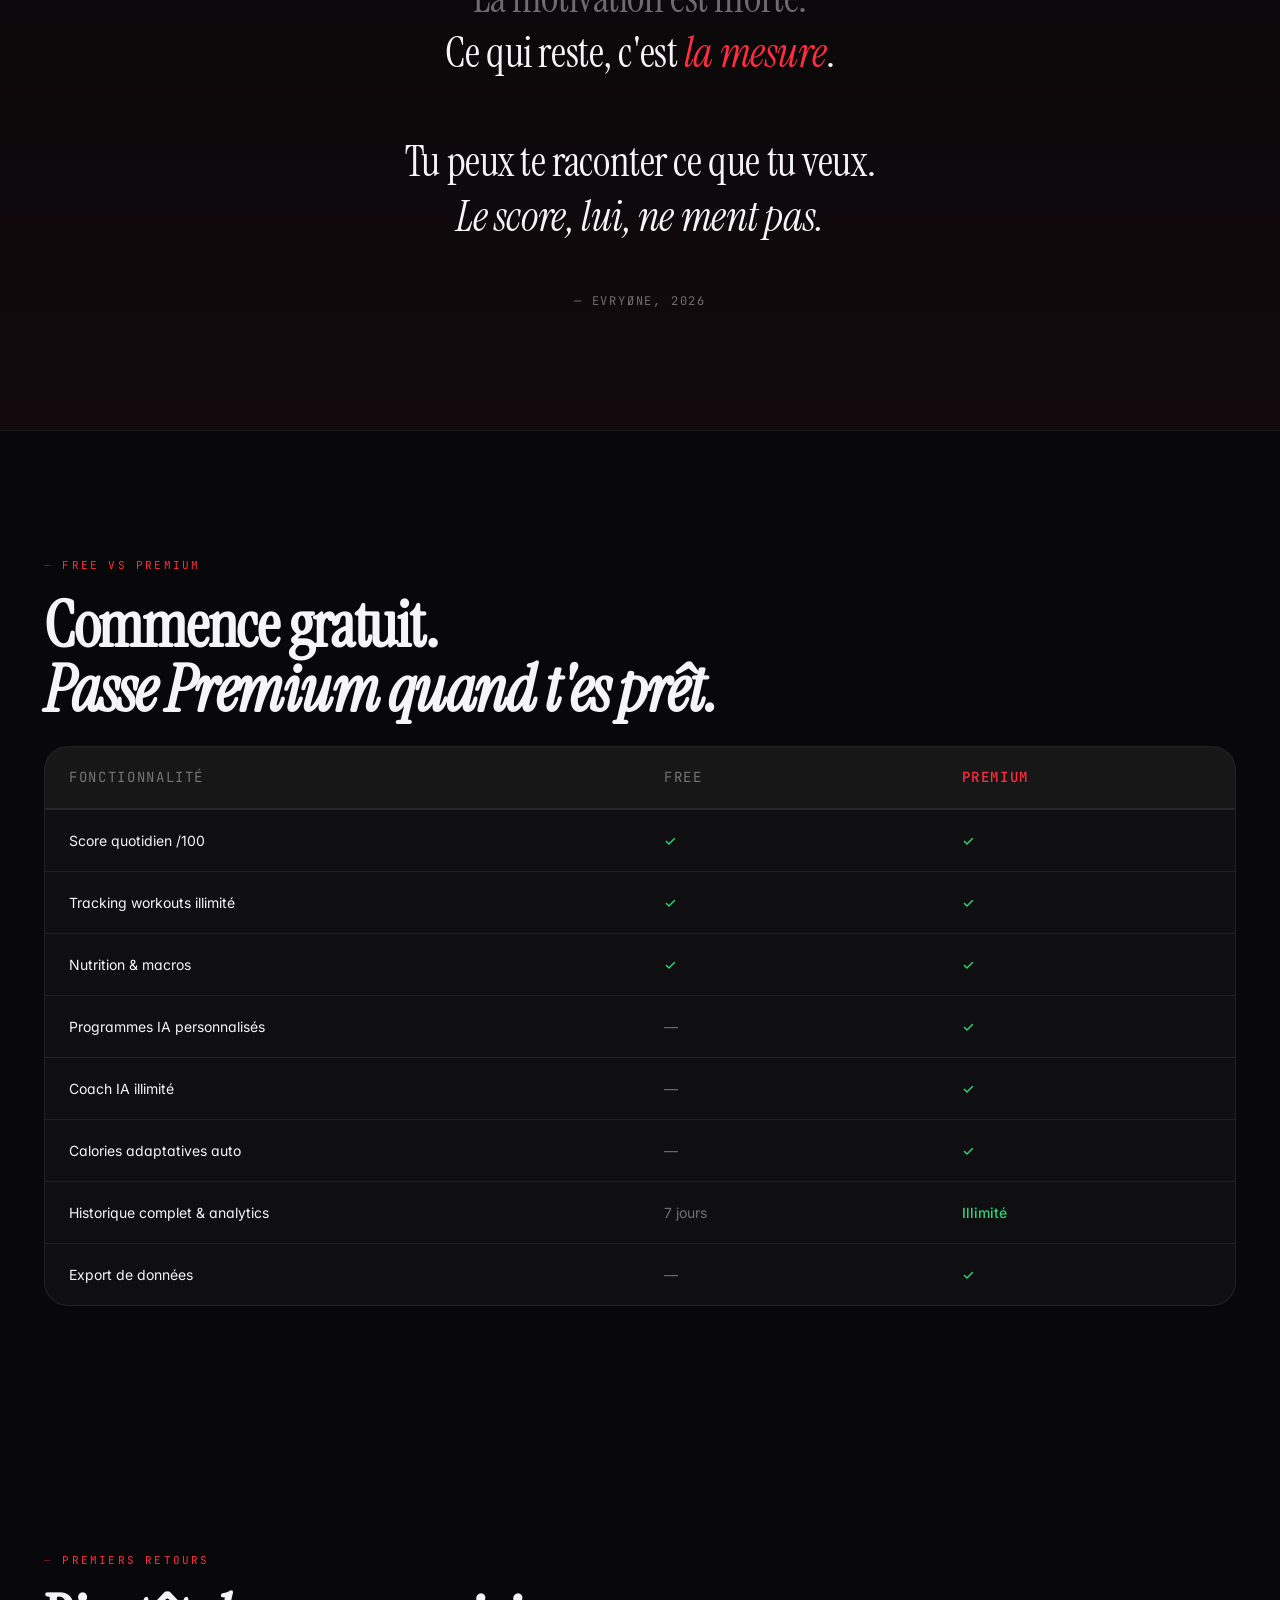
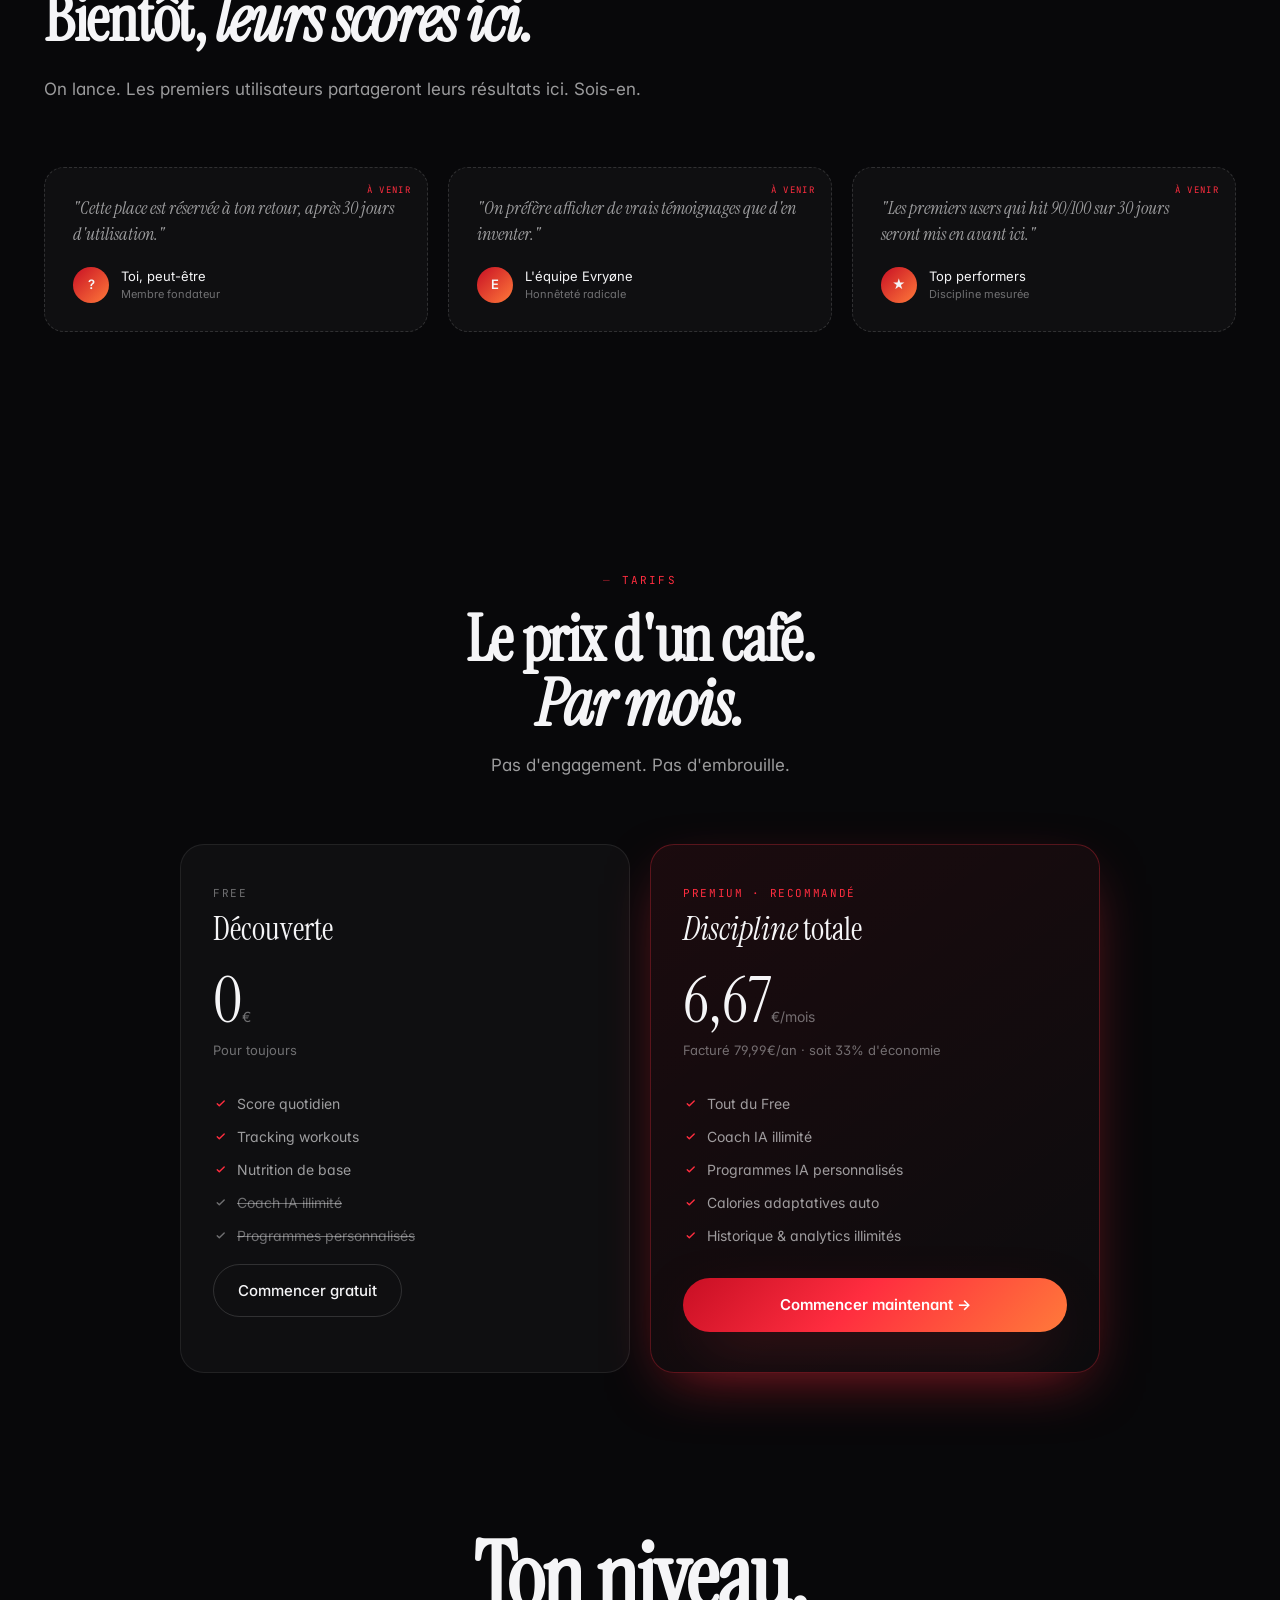
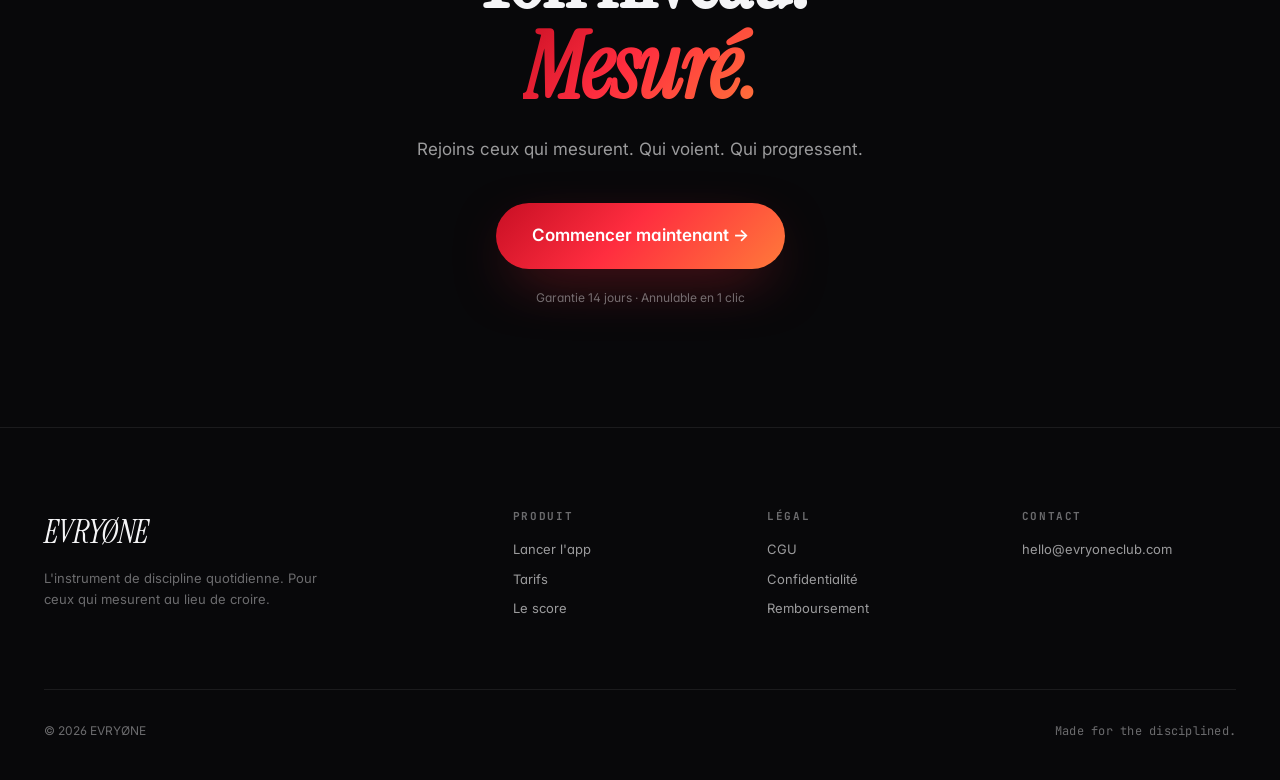
<file: index (1).html>
<!doctype html>
<html lang="fr">
<head>
<meta charset="UTF-8" />
<meta name="viewport" content="width=device-width,initial-scale=1,viewport-fit=cover" />
<meta name="color-scheme" content="dark" />
<title>EVRYØNE — Mesure ta discipline. Chaque jour.</title>
<meta name="description" content="EVRYØNE : l'instrument de discipline quotidienne. Score /100 mesuré sur training, nutrition, récupération et constance. Une seule métrique. Aucune excuse." />
<meta name="theme-color" content="#0a0a0c" />
<link rel="icon" href="/favicon-32.png" type="image/png" />
<meta property="og:title" content="EVRYØNE — Mesure ta discipline." />
<meta property="og:description" content="Une seule métrique. /100. Chaque jour." />
<meta property="og:type" content="website" />
<meta property="og:url" content="https://app.evryoneclub.com" />

<link rel="preconnect" href="https://fonts.googleapis.com" />
<link rel="preconnect" href="https://fonts.gstatic.com" crossorigin />
<link href="https://fonts.googleapis.com/css2?family=Instrument+Serif:ital@0;1&family=Inter:wght@300;400;500;600;700;800;900&family=JetBrains+Mono:wght@300;400;500&display=swap" rel="stylesheet" />

<style>
  :root{
    --bg: #08080a;
    --bg-2: #0e0e11;
    --surface: rgba(255,255,255,0.03);
    --surface-2: rgba(255,255,255,0.06);
    --border: rgba(255,255,255,0.08);
    --border-strong: rgba(255,255,255,0.14);
    --fg: #f5f5f7;
    --fg-dim: rgba(245,245,247,0.62);
    --fg-faint: rgba(245,245,247,0.42);
    --red: #ff2d3f;
    --red-glow: #ff5060;
    --red-deep: #c80f24;
    --orange: #ff7a3a;
    --green: #2dd47a;
    --grad-fire: linear-gradient(135deg,#c80f24 0%,#ff2d3f 45%,#ff7a3a 100%);
    --grad-text: linear-gradient(180deg,#fff 0%,rgba(255,255,255,0.55) 100%);
    --shadow-fire: 0 20px 60px -20px rgba(255,45,63,0.55);
    --shadow-soft: 0 10px 40px -10px rgba(0,0,0,0.6);
  }
  *{margin:0;padding:0;box-sizing:border-box;-webkit-font-smoothing:antialiased}
  html{scroll-behavior:smooth}
  body{
    font-family:'Inter',system-ui,sans-serif;
    background:var(--bg);
    color:var(--fg);
    overflow-x:hidden;
    line-height:1.5;
    font-feature-settings:"ss01","cv11";
  }
  ::selection{background:var(--red);color:#fff}
  .serif{font-family:'Instrument Serif',serif;font-weight:400;letter-spacing:-0.02em}
  .mono{font-family:'JetBrains Mono',monospace;letter-spacing:0.02em}
  .container{max-width:1240px;margin:0 auto;padding:0 24px}

  /* === SCROLL PROGRESS === */
  .scroll-bar{position:fixed;top:0;left:0;height:2px;background:var(--grad-fire);width:0;z-index:100;transition:width 0.1s}

  /* === NAV === */
  nav{
    position:fixed;top:0;left:0;right:0;z-index:90;
    padding:16px 0;
    backdrop-filter:blur(20px) saturate(180%);
    -webkit-backdrop-filter:blur(20px) saturate(180%);
    background:rgba(8,8,10,0.7);
    border-bottom:1px solid transparent;
    transition:border-color 0.3s;
  }
  nav.scrolled{border-bottom-color:var(--border)}
  nav .container{display:flex;align-items:center;justify-content:space-between}
  .logo{font-family:'Instrument Serif',serif;font-style:italic;font-size:24px;letter-spacing:-0.02em;display:flex;align-items:center;gap:8px}
  .logo-dot{width:8px;height:8px;border-radius:50%;background:var(--red);box-shadow:0 0 12px var(--red);animation:pulse 2s infinite}
  @keyframes pulse{0%,100%{opacity:1}50%{opacity:0.4}}
  .nav-cta{
    padding:10px 20px;border-radius:999px;
    background:var(--fg);color:#000;font-weight:600;font-size:13px;
    text-decoration:none;transition:transform 0.2s, box-shadow 0.2s;
  }
  .nav-cta:hover{transform:translateY(-1px);box-shadow:0 10px 30px -10px rgba(255,255,255,0.3)}

  /* === HERO === */
  .hero{
    position:relative;min-height:100vh;
    padding:140px 0 80px;
    display:flex;align-items:center;
    overflow:hidden;
  }
  .hero-bg{
    position:absolute;inset:0;z-index:0;
    background:
      radial-gradient(ellipse 800px 600px at 70% 30%, rgba(255,45,63,0.18), transparent 60%),
      radial-gradient(ellipse 600px 400px at 20% 80%, rgba(255,122,58,0.10), transparent 60%);
  }
  .hero-grid{
    position:absolute;inset:0;z-index:0;opacity:0.4;
    background-image:
      linear-gradient(rgba(255,255,255,0.025) 1px,transparent 1px),
      linear-gradient(90deg,rgba(255,255,255,0.025) 1px,transparent 1px);
    background-size:48px 48px;
    mask-image:radial-gradient(ellipse at center,#000 30%,transparent 80%);
  }
  .hero .container{position:relative;z-index:2;display:grid;grid-template-columns:1.1fr 0.9fr;gap:60px;align-items:center}
  @media(max-width:900px){.hero .container{grid-template-columns:1fr;gap:40px}}

  .badge{
    display:inline-flex;align-items:center;gap:8px;
    padding:6px 14px;border-radius:999px;
    background:var(--surface);border:1px solid var(--border);
    font-size:12px;color:var(--fg-dim);
    margin-bottom:24px;
  }
  .badge-dot{width:6px;height:6px;border-radius:50%;background:var(--green);box-shadow:0 0 8px var(--green)}

  h1.hero-title{
    font-family:'Instrument Serif',serif;
    font-size:clamp(48px,7vw,92px);
    line-height:0.98;letter-spacing:-0.03em;
    font-weight:400;
    margin-bottom:28px;
  }
  h1.hero-title .it{font-style:italic}
  h1.hero-title .grad{
    background:var(--grad-fire);-webkit-background-clip:text;background-clip:text;color:transparent;
    font-style:italic;
  }

  .hero-sub{font-size:18px;color:var(--fg-dim);max-width:520px;margin-bottom:36px;line-height:1.6}

  .cta-row{display:flex;gap:14px;flex-wrap:wrap;align-items:center}
  .btn-primary{
    padding:16px 28px;border-radius:999px;
    background:var(--grad-fire);color:#fff;font-weight:600;font-size:15px;
    text-decoration:none;display:inline-flex;align-items:center;gap:8px;
    box-shadow:var(--shadow-fire);
    transition:transform 0.2s, box-shadow 0.2s;
    border:none;cursor:pointer;
  }
  .btn-primary:hover{transform:translateY(-2px);box-shadow:0 25px 70px -15px rgba(255,45,63,0.7)}
  .btn-ghost{
    padding:16px 24px;border-radius:999px;
    background:transparent;color:var(--fg);font-weight:500;font-size:15px;
    text-decoration:none;border:1px solid var(--border-strong);
    transition:background 0.2s;
  }
  .btn-ghost:hover{background:var(--surface)}

  .trust-row{display:flex;gap:24px;margin-top:32px;flex-wrap:wrap;font-size:12px;color:var(--fg-faint)}
  .trust-item{display:flex;align-items:center;gap:6px}
  .trust-item svg{width:14px;height:14px;color:var(--green)}

  /* === IPHONE MOCKUP === */
  .phone-wrap{position:relative;display:flex;justify-content:center;perspective:1500px}
  .phone-glow{
    position:absolute;width:120%;height:120%;top:-10%;left:-10%;
    background:radial-gradient(ellipse at center, rgba(255,45,63,0.3), transparent 60%);
    filter:blur(60px);z-index:0;
  }
  .phone{
    position:relative;z-index:1;
    width:300px;height:620px;
    background:#000;border-radius:46px;
    border:2px solid #1a1a1c;
    padding:10px;
    box-shadow:
      0 50px 100px -20px rgba(0,0,0,0.8),
      0 0 0 1px rgba(255,255,255,0.05) inset,
      var(--shadow-fire);
    transform:rotateY(-6deg) rotateX(2deg);
    transition:transform 0.6s cubic-bezier(0.2,0.8,0.2,1);
  }
  .phone:hover{transform:rotateY(0) rotateX(0)}
  .phone-screen{
    width:100%;height:100%;
    background:linear-gradient(180deg,#0a0a0c 0%,#08080a 100%);
    border-radius:36px;overflow:hidden;
    position:relative;
  }
  .notch{
    position:absolute;top:8px;left:50%;transform:translateX(-50%);
    width:90px;height:26px;background:#000;border-radius:14px;z-index:5;
  }

  /* App content inside phone */
  .app{padding:48px 16px 16px;height:100%;overflow:hidden;display:flex;flex-direction:column;gap:14px}
  .app-greet{font-size:11px;color:var(--fg-faint)}
  .app-name{font-family:'Instrument Serif',serif;font-style:italic;font-size:22px;line-height:1}

  .score-card{
    background:linear-gradient(145deg,rgba(255,45,63,0.08),rgba(255,255,255,0.02));
    border:1px solid var(--border);border-radius:20px;
    padding:18px;display:flex;align-items:center;gap:16px;
  }
  .score-ring{
    position:relative;width:88px;height:88px;flex-shrink:0;
  }
  .score-ring svg{transform:rotate(-90deg)}
  .score-ring .track{stroke:rgba(255,255,255,0.06);fill:none;stroke-width:8}
  .score-ring .fill{stroke:url(#fireGrad);fill:none;stroke-width:8;stroke-linecap:round;
    stroke-dasharray:283;stroke-dashoffset:60;
    filter:drop-shadow(0 0 6px var(--red));
  }
  .score-num{
    position:absolute;inset:0;display:flex;flex-direction:column;align-items:center;justify-content:center;
  }
  .score-num b{font-family:'Instrument Serif',serif;font-style:italic;font-size:30px;line-height:1}
  .score-num span{font-size:9px;color:var(--fg-faint);font-family:'JetBrains Mono',monospace}
  .score-meta{flex:1;min-width:0}
  .score-meta .lbl{font-size:10px;color:var(--fg-faint);text-transform:uppercase;letter-spacing:0.1em;margin-bottom:4px}
  .score-meta h3{font-family:'Instrument Serif',serif;font-size:18px;line-height:1.1;margin-bottom:6px}
  .score-meta .delta{font-size:11px;color:var(--green);display:flex;align-items:center;gap:4px}

  .pillars{display:grid;grid-template-columns:1fr 1fr;gap:8px}
  .pillar{
    background:var(--surface);border:1px solid var(--border);border-radius:14px;
    padding:12px;
  }
  .pillar .top{display:flex;justify-content:space-between;align-items:center;margin-bottom:6px}
  .pillar .top .name{font-size:10px;color:var(--fg-dim);text-transform:uppercase;letter-spacing:0.08em}
  .pillar .top .val{font-family:'JetBrains Mono',monospace;font-size:11px;color:var(--fg)}
  .pbar{height:4px;background:rgba(255,255,255,0.06);border-radius:2px;overflow:hidden}
  .pbar i{display:block;height:100%;background:var(--grad-fire);border-radius:2px}

  .week-strip{display:flex;justify-content:space-between;gap:6px;padding:12px;background:var(--surface);border:1px solid var(--border);border-radius:14px}
  .day{display:flex;flex-direction:column;align-items:center;gap:4px;flex:1}
  .day .d{font-size:9px;color:var(--fg-faint);font-family:'JetBrains Mono',monospace}
  .day .pill{width:18px;height:30px;background:rgba(255,255,255,0.06);border-radius:6px;position:relative;overflow:hidden}
  .day .pill i{position:absolute;bottom:0;left:0;right:0;background:var(--grad-fire);border-radius:6px}
  .day.today .pill{outline:1.5px solid var(--red);outline-offset:1px}

  /* === SECTION SHARED === */
  section{padding:120px 0;position:relative}
  .eyebrow{
    display:inline-block;font-family:'JetBrains Mono',monospace;font-size:11px;
    text-transform:uppercase;letter-spacing:0.2em;color:var(--red);margin-bottom:20px;
  }
  .eyebrow::before{content:"— ";opacity:0.5}
  h2.section-title{
    font-family:'Instrument Serif',serif;
    font-size:clamp(36px,5vw,64px);
    line-height:1;letter-spacing:-0.02em;
    margin-bottom:24px;
    max-width:800px;
  }
  h2.section-title .it{font-style:italic}
  .section-sub{font-size:17px;color:var(--fg-dim);max-width:600px;margin-bottom:64px;line-height:1.6}

  /* === METRICS BAR === */
  .metrics{
    border-top:1px solid var(--border);border-bottom:1px solid var(--border);
    padding:48px 0;
    background:linear-gradient(180deg,transparent,rgba(255,45,63,0.03),transparent);
  }
  .metrics .grid{display:grid;grid-template-columns:repeat(4,1fr);gap:32px}
  @media(max-width:700px){.metrics .grid{grid-template-columns:repeat(2,1fr);gap:32px 16px}}
  .metric{text-align:center}
  .metric .num{font-family:'Instrument Serif',serif;font-style:italic;font-size:clamp(40px,5vw,56px);line-height:1;
    background:var(--grad-fire);-webkit-background-clip:text;background-clip:text;color:transparent;
  }
  .metric .lbl{font-size:12px;color:var(--fg-faint);text-transform:uppercase;letter-spacing:0.15em;margin-top:8px;font-family:'JetBrains Mono',monospace}

  /* === PILLARS GRID === */
  .pillars-grid{display:grid;grid-template-columns:repeat(3,1fr);gap:20px}
  @media(max-width:900px){.pillars-grid{grid-template-columns:1fr}}
  .pcard{
    position:relative;
    padding:36px 32px;border-radius:24px;
    background:linear-gradient(145deg,rgba(255,255,255,0.04),rgba(255,255,255,0.01));
    border:1px solid var(--border);
    overflow:hidden;
    transition:transform 0.4s, border-color 0.4s;
  }
  .pcard:hover{transform:translateY(-4px);border-color:var(--border-strong)}
  .pcard::before{
    content:"";position:absolute;inset:0;
    background:radial-gradient(circle at top right,rgba(255,45,63,0.12),transparent 60%);
    opacity:0;transition:opacity 0.4s;
  }
  .pcard:hover::before{opacity:1}
  .pcard .num{font-family:'JetBrains Mono',monospace;font-size:11px;color:var(--fg-faint);margin-bottom:24px}
  .pcard h3{font-family:'Instrument Serif',serif;font-size:28px;line-height:1.1;margin-bottom:12px}
  .pcard h3 .it{font-style:italic;color:var(--red)}
  .pcard p{font-size:14px;color:var(--fg-dim);line-height:1.6}
  .pcard .icon{
    width:44px;height:44px;border-radius:12px;
    background:rgba(255,45,63,0.1);border:1px solid rgba(255,45,63,0.2);
    display:flex;align-items:center;justify-content:center;margin-bottom:24px;
  }
  .pcard .icon svg{width:20px;height:20px;color:var(--red)}

  /* === SCORE EXPLAINER === */
  .score-section{position:relative}
  .score-section::before{
    content:"";position:absolute;top:50%;left:50%;transform:translate(-50%,-50%);
    width:600px;height:600px;
    background:radial-gradient(circle,rgba(255,45,63,0.15),transparent 60%);
    filter:blur(80px);z-index:0;
  }
  .score-section .container{position:relative;z-index:1;text-align:center}
  .big-score{
    font-family:'Instrument Serif',serif;font-style:italic;
    font-size:clamp(140px,22vw,260px);line-height:0.9;
    background:var(--grad-fire);-webkit-background-clip:text;background-clip:text;color:transparent;
    margin:40px 0;
  }
  .score-formula{
    display:inline-flex;align-items:center;gap:16px;flex-wrap:wrap;justify-content:center;
    padding:20px 28px;border-radius:999px;background:var(--surface);border:1px solid var(--border);
    font-family:'JetBrains Mono',monospace;font-size:13px;color:var(--fg-dim);
  }
  .score-formula b{color:var(--fg);font-weight:500}
  .score-formula .op{color:var(--red)}

  /* === MANIFESTO === */
  .manifesto{
    background:linear-gradient(180deg,transparent,rgba(255,45,63,0.04));
    border-top:1px solid var(--border);
    border-bottom:1px solid var(--border);
  }
  .manifesto .container{max-width:900px;text-align:center}
  .manifesto-body{
    font-family:'Instrument Serif',serif;
    font-size:clamp(28px,3.5vw,42px);
    line-height:1.3;letter-spacing:-0.01em;
    color:var(--fg);
  }
  .manifesto-body .it{font-style:italic}
  .manifesto-body .dim{color:var(--fg-faint)}
  .manifesto-body .red{color:var(--red);font-style:italic}
  .manifesto-sig{margin-top:48px;font-family:'JetBrains Mono',monospace;font-size:12px;color:var(--fg-faint);letter-spacing:0.15em;text-transform:uppercase}

  /* === COMPARE === */
  .compare-card{
    border:1px solid var(--border);border-radius:24px;
    overflow:hidden;background:var(--surface);
  }
  .compare-row{display:grid;grid-template-columns:2fr 1fr 1fr;align-items:center}
  .compare-row > div{padding:20px 24px;font-size:14px}
  .compare-row.head{background:rgba(255,255,255,0.03);border-bottom:1px solid var(--border);font-family:'JetBrains Mono',monospace;font-size:11px;text-transform:uppercase;letter-spacing:0.15em;color:var(--fg-faint)}
  .compare-row + .compare-row{border-top:1px solid var(--border)}
  .compare-row .feature{color:var(--fg)}
  .compare-row .ck{color:var(--green);font-weight:500}
  .compare-row .x{color:var(--fg-faint)}
  .compare-row.head .premium{color:var(--red)}
  .compare-row .premium{font-weight:500}
  @media(max-width:700px){.compare-row{grid-template-columns:1.6fr 0.7fr 0.7fr}.compare-row > div{padding:14px 12px;font-size:13px}}

  /* === TESTIMONIALS / PLACEHOLDERS === */
  .testi-grid{display:grid;grid-template-columns:repeat(3,1fr);gap:20px}
  @media(max-width:900px){.testi-grid{grid-template-columns:1fr}}
  .tcard{
    padding:28px;border-radius:20px;
    background:var(--surface);border:1px dashed var(--border-strong);
    position:relative;
  }
  .tcard .quote{font-family:'Instrument Serif',serif;font-style:italic;font-size:18px;line-height:1.4;color:var(--fg-dim);margin-bottom:20px}
  .tcard .who{display:flex;align-items:center;gap:12px}
  .tcard .av{width:36px;height:36px;border-radius:50%;background:linear-gradient(135deg,var(--red-deep),var(--orange));display:flex;align-items:center;justify-content:center;font-weight:600;font-size:13px}
  .tcard .name{font-size:13px;color:var(--fg)}
  .tcard .role{font-size:11px;color:var(--fg-faint)}
  .tcard .soon{position:absolute;top:16px;right:16px;font-family:'JetBrains Mono',monospace;font-size:9px;color:var(--red);letter-spacing:0.15em;text-transform:uppercase}

  /* === PRICING === */
  .pricing-wrap{display:grid;grid-template-columns:1fr 1fr;gap:20px;max-width:920px;margin:0 auto}
  @media(max-width:800px){.pricing-wrap{grid-template-columns:1fr}}
  .price-card{
    padding:40px 32px;border-radius:24px;
    background:var(--surface);border:1px solid var(--border);
    position:relative;
  }
  .price-card.premium{
    background:linear-gradient(145deg,rgba(255,45,63,0.08),rgba(255,255,255,0.02));
    border:1px solid rgba(255,45,63,0.3);
    box-shadow:var(--shadow-fire);
  }
  .price-tag{font-family:'JetBrains Mono',monospace;font-size:11px;color:var(--fg-faint);text-transform:uppercase;letter-spacing:0.15em;margin-bottom:12px}
  .price-card.premium .price-tag{color:var(--red)}
  .price-name{font-family:'Instrument Serif',serif;font-size:32px;line-height:1;margin-bottom:24px}
  .price-name .it{font-style:italic}
  .price-amount{font-family:'Instrument Serif',serif;font-size:64px;line-height:1;margin-bottom:8px}
  .price-amount sub{font-size:14px;color:var(--fg-faint);font-family:'Inter',sans-serif;font-weight:400;vertical-align:baseline}
  .price-period{font-size:13px;color:var(--fg-faint);margin-bottom:32px}
  .price-features{list-style:none;margin-bottom:32px;display:flex;flex-direction:column;gap:12px}
  .price-features li{display:flex;align-items:center;gap:10px;font-size:14px;color:var(--fg-dim)}
  .price-features li svg{width:14px;height:14px;color:var(--red);flex-shrink:0}
  .price-features li.muted svg{color:var(--fg-faint)}
  .price-features li.muted{color:var(--fg-faint);text-decoration:line-through}
  .price-card .btn-primary,.price-card .btn-ghost{width:100%;justify-content:center}

  /* === FOOTER === */
  footer{padding:80px 0 40px;border-top:1px solid var(--border)}
  .footer-grid{display:grid;grid-template-columns:2fr 1fr 1fr 1fr;gap:40px;margin-bottom:60px}
  @media(max-width:800px){.footer-grid{grid-template-columns:1fr 1fr;gap:32px}}
  .foot-brand .serif{font-size:32px;font-style:italic;margin-bottom:12px;display:block}
  .foot-brand p{font-size:13px;color:var(--fg-faint);max-width:280px;line-height:1.6}
  .foot-col h4{font-family:'JetBrains Mono',monospace;font-size:11px;text-transform:uppercase;letter-spacing:0.15em;color:var(--fg-faint);margin-bottom:16px}
  .foot-col a{display:block;font-size:13px;color:var(--fg-dim);text-decoration:none;margin-bottom:10px;transition:color 0.2s}
  .foot-col a:hover{color:var(--fg)}
  .foot-bot{display:flex;justify-content:space-between;align-items:center;padding-top:32px;border-top:1px solid var(--border);font-size:12px;color:var(--fg-faint)}

  /* === Reveal === */
  .reveal{opacity:0;transform:translateY(24px);transition:opacity 0.8s, transform 0.8s}
  .reveal.in{opacity:1;transform:none}

  @media(max-width:700px){
    section{padding:80px 0}
    .hero{padding:120px 0 60px;min-height:auto}
    .phone{width:260px;height:540px;transform:none}
  }
</style>
</head>
<body>

<div class="scroll-bar" id="scrollBar"></div>

<nav id="nav">
  <div class="container">
    <a href="#" class="logo"><span class="logo-dot"></span>EVRYØNE</a>
    <a href="https://app.evryoneclub.com" class="nav-cta">Lancer l'app →</a>
  </div>
</nav>

<!-- HERO -->
<header class="hero">
  <div class="hero-bg"></div>
  <div class="hero-grid"></div>
  <div class="container">
    <div class="reveal">
      <span class="badge"><span class="badge-dot"></span>Nouveau · Score quotidien /100</span>
      <h1 class="hero-title">
        Mesure ta<br>
        <span class="grad">discipline.</span><br>
        <span class="it">Chaque jour.</span>
      </h1>
      <p class="hero-sub">Une seule métrique. Calculée sur ton training, ta nutrition, ta récupération et ta constance. Tu vois exactement où tu te situes. Aucune excuse, aucun flou.</p>
      <div class="cta-row">
        <a href="https://app.evryoneclub.com" class="btn-primary">Commencer maintenant →</a>
        <a href="#score" class="btn-ghost">Voir comment ça marche</a>
      </div>
      <div class="trust-row">
        <div class="trust-item"><svg viewBox="0 0 20 20" fill="currentColor"><path d="M16.7 6.3a1 1 0 010 1.4l-7 7a1 1 0 01-1.4 0l-3-3a1 1 0 011.4-1.4L9 12.6l6.3-6.3a1 1 0 011.4 0z"/></svg>Garantie 14 jours</div>
        <div class="trust-item"><svg viewBox="0 0 20 20" fill="currentColor"><path d="M16.7 6.3a1 1 0 010 1.4l-7 7a1 1 0 01-1.4 0l-3-3a1 1 0 011.4-1.4L9 12.6l6.3-6.3a1 1 0 011.4 0z"/></svg>Annulable en 1 clic</div>
        <div class="trust-item"><svg viewBox="0 0 20 20" fill="currentColor"><path d="M16.7 6.3a1 1 0 010 1.4l-7 7a1 1 0 01-1.4 0l-3-3a1 1 0 011.4-1.4L9 12.6l6.3-6.3a1 1 0 011.4 0z"/></svg>Sans engagement</div>
      </div>
    </div>

    <!-- Phone mockup -->
    <div class="phone-wrap reveal">
      <div class="phone-glow"></div>
      <div class="phone">
        <div class="phone-screen">
          <div class="notch"></div>
          <div class="app">
            <div>
              <div class="app-greet">Lundi 4 mai</div>
              <div class="app-name">Bonjour, Alex</div>
            </div>

            <div class="score-card">
              <div class="score-ring">
                <svg width="88" height="88" viewBox="0 0 100 100">
                  <defs>
                    <linearGradient id="fireGrad" x1="0" y1="0" x2="1" y2="1">
                      <stop offset="0%" stop-color="#c80f24"/>
                      <stop offset="50%" stop-color="#ff2d3f"/>
                      <stop offset="100%" stop-color="#ff7a3a"/>
                    </linearGradient>
                  </defs>
                  <circle class="track" cx="50" cy="50" r="45"/>
                  <circle class="fill" cx="50" cy="50" r="45"/>
                </svg>
                <div class="score-num"><b>78</b><span>/100</span></div>
              </div>
              <div class="score-meta">
                <div class="lbl">Score du jour</div>
                <h3>Solide.<br>Garde le rythme.</h3>
                <div class="delta">↑ +6 vs hier</div>
              </div>
            </div>

            <div class="pillars">
              <div class="pillar">
                <div class="top"><span class="name">Training</span><span class="val">85</span></div>
                <div class="pbar"><i style="width:85%"></i></div>
              </div>
              <div class="pillar">
                <div class="top"><span class="name">Nutrition</span><span class="val">72</span></div>
                <div class="pbar"><i style="width:72%"></i></div>
              </div>
              <div class="pillar">
                <div class="top"><span class="name">Récup</span><span class="val">80</span></div>
                <div class="pbar"><i style="width:80%"></i></div>
              </div>
              <div class="pillar">
                <div class="top"><span class="name">Constance</span><span class="val">75</span></div>
                <div class="pbar"><i style="width:75%"></i></div>
              </div>
            </div>

            <div class="week-strip">
              <div class="day"><div class="d">L</div><div class="pill"><i style="height:65%"></i></div></div>
              <div class="day"><div class="d">M</div><div class="pill"><i style="height:80%"></i></div></div>
              <div class="day"><div class="d">M</div><div class="pill"><i style="height:55%"></i></div></div>
              <div class="day"><div class="d">J</div><div class="pill"><i style="height:90%"></i></div></div>
              <div class="day"><div class="d">V</div><div class="pill"><i style="height:72%"></i></div></div>
              <div class="day"><div class="d">S</div><div class="pill"><i style="height:60%"></i></div></div>
              <div class="day today"><div class="d">D</div><div class="pill"><i style="height:78%"></i></div></div>
            </div>
          </div>
        </div>
      </div>
    </div>
  </div>
</header>

<!-- METRICS -->
<div class="metrics reveal">
  <div class="container">
    <div class="grid">
      <div class="metric"><div class="num">/100</div><div class="lbl">Une seule métrique</div></div>
      <div class="metric"><div class="num">4</div><div class="lbl">Piliers mesurés</div></div>
      <div class="metric"><div class="num">∞</div><div class="lbl">Coach IA inclus</div></div>
      <div class="metric"><div class="num">0</div><div class="lbl">Excuse possible</div></div>
    </div>
  </div>
</div>

<!-- SCORE EXPLAINER -->
<section class="score-section" id="score">
  <div class="container">
    <span class="eyebrow reveal">Le score</span>
    <h2 class="section-title reveal" style="margin:0 auto 16px">Une <span class="it">note</span>. Pas une vibe.</h2>
    <p class="section-sub reveal" style="margin:0 auto 0">Chaque jour, ton score est calculé à partir de données objectives. Tu ne triches pas avec un chiffre.</p>
    <div class="big-score reveal">78</div>
    <div class="score-formula reveal">
      <b>Training</b><span class="op">+</span><b>Nutrition</b><span class="op">+</span><b>Récup</b><span class="op">+</span><b>Constance</b><span class="op">=</span><b style="color:var(--red)">/100</b>
    </div>
  </div>
</section>

<!-- 6 PILIERS -->
<section>
  <div class="container">
    <span class="eyebrow reveal">Le système</span>
    <h2 class="section-title reveal">Tout ce qu'il faut.<br><span class="it">Rien de plus.</span></h2>
    <p class="section-sub reveal">Six modules connectés. Une seule app. Pensée pour ceux qui veulent du résultat, pas du contenu.</p>

    <div class="pillars-grid">
      <div class="pcard reveal">
        <div class="num">01</div>
        <div class="icon"><svg viewBox="0 0 24 24" fill="none" stroke="currentColor" stroke-width="2"><path d="M6 4v16M18 4v16M6 12h12M3 8v8M21 8v8"/></svg></div>
        <h3>Training <span class="it">structuré</span></h3>
        <p>Programmes PPL, Full Body, Push/Pull adaptés à ton niveau. Suivi de charge, RPE, 1RM auto-calculé.</p>
      </div>
      <div class="pcard reveal">
        <div class="num">02</div>
        <div class="icon"><svg viewBox="0 0 24 24" fill="none" stroke="currentColor" stroke-width="2"><path d="M12 2a8 8 0 018 8c0 6-8 12-8 12s-8-6-8-12a8 8 0 018-8z"/><circle cx="12" cy="10" r="3"/></svg></div>
        <h3>Nutrition <span class="it">précise</span></h3>
        <p>Calories adaptatives, macros recalculées chaque semaine. Scan code-barres + base d'aliments.</p>
      </div>
      <div class="pcard reveal">
        <div class="num">03</div>
        <div class="icon"><svg viewBox="0 0 24 24" fill="none" stroke="currentColor" stroke-width="2"><circle cx="12" cy="12" r="10"/><path d="M12 6v6l4 2"/></svg></div>
        <h3>Récupération <span class="it">trackée</span></h3>
        <p>Sommeil, stress, hydratation, courbatures. Tu vois quand pousser et quand reculer.</p>
      </div>
      <div class="pcard reveal">
        <div class="num">04</div>
        <div class="icon"><svg viewBox="0 0 24 24" fill="none" stroke="currentColor" stroke-width="2"><path d="M3 17l6-6 4 4 8-8"/><path d="M14 7h7v7"/></svg></div>
        <h3>Progression <span class="it">visible</span></h3>
        <p>Graphes par exercice, photos avant/après, courbes de poids. La preuve que ça avance.</p>
      </div>
      <div class="pcard reveal">
        <div class="num">05</div>
        <div class="icon"><svg viewBox="0 0 24 24" fill="none" stroke="currentColor" stroke-width="2"><path d="M21 15a2 2 0 01-2 2H7l-4 4V5a2 2 0 012-2h14a2 2 0 012 2z"/></svg></div>
        <h3>Coach <span class="it">IA</span></h3>
        <p>Analyse ton score, ajuste ton programme, répond à tes questions. Disponible 24/7.</p>
      </div>
      <div class="pcard reveal">
        <div class="num">06</div>
        <div class="icon"><svg viewBox="0 0 24 24" fill="none" stroke="currentColor" stroke-width="2"><circle cx="12" cy="8" r="6"/><path d="M9 14l-2 8 5-3 5 3-2-8"/></svg></div>
        <h3>Achievements <span class="it">& défis</span></h3>
        <p>Badges débloqués, défis hebdo, streaks. Le système qui te tient sur la durée.</p>
      </div>
    </div>
  </div>
</section>

<!-- MANIFESTO -->
<section class="manifesto">
  <div class="container">
    <span class="eyebrow reveal">Pourquoi maintenant</span>
    <p class="manifesto-body reveal">
      <span class="dim">La motivation est morte.</span><br>
      Ce qui reste, c'est <span class="red">la mesure</span>.<br><br>
      Tu peux te raconter ce que tu veux.<br>
      <span class="it">Le score, lui, ne ment pas.</span>
    </p>
    <div class="manifesto-sig reveal">— Evryøne, 2026</div>
  </div>
</section>

<!-- COMPARE -->
<section>
  <div class="container">
    <span class="eyebrow reveal">Free vs Premium</span>
    <h2 class="section-title reveal">Commence gratuit.<br><span class="it">Passe Premium quand t'es prêt.</span></h2>

    <div class="compare-card reveal">
      <div class="compare-row head">
        <div>Fonctionnalité</div>
        <div>Free</div>
        <div class="premium">Premium</div>
      </div>
      <div class="compare-row"><div class="feature">Score quotidien /100</div><div class="ck">✓</div><div class="ck premium">✓</div></div>
      <div class="compare-row"><div class="feature">Tracking workouts illimité</div><div class="ck">✓</div><div class="ck premium">✓</div></div>
      <div class="compare-row"><div class="feature">Nutrition & macros</div><div class="ck">✓</div><div class="ck premium">✓</div></div>
      <div class="compare-row"><div class="feature">Programmes IA personnalisés</div><div class="x">—</div><div class="ck premium">✓</div></div>
      <div class="compare-row"><div class="feature">Coach IA illimité</div><div class="x">—</div><div class="ck premium">✓</div></div>
      <div class="compare-row"><div class="feature">Calories adaptatives auto</div><div class="x">—</div><div class="ck premium">✓</div></div>
      <div class="compare-row"><div class="feature">Historique complet & analytics</div><div class="x">7 jours</div><div class="ck premium">Illimité</div></div>
      <div class="compare-row"><div class="feature">Export de données</div><div class="x">—</div><div class="ck premium">✓</div></div>
    </div>
  </div>
</section>

<!-- TESTIMONIALS PLACEHOLDER -->
<section>
  <div class="container">
    <span class="eyebrow reveal">Premiers retours</span>
    <h2 class="section-title reveal">Bientôt, <span class="it">leurs scores ici.</span></h2>
    <p class="section-sub reveal">On lance. Les premiers utilisateurs partageront leurs résultats ici. Sois-en.</p>

    <div class="testi-grid">
      <div class="tcard reveal">
        <div class="soon">À venir</div>
        <p class="quote">"Cette place est réservée à ton retour, après 30 jours d'utilisation."</p>
        <div class="who"><div class="av">?</div><div><div class="name">Toi, peut-être</div><div class="role">Membre fondateur</div></div></div>
      </div>
      <div class="tcard reveal">
        <div class="soon">À venir</div>
        <p class="quote">"On préfère afficher de vrais témoignages que d'en inventer."</p>
        <div class="who"><div class="av">E</div><div><div class="name">L'équipe Evryøne</div><div class="role">Honnêteté radicale</div></div></div>
      </div>
      <div class="tcard reveal">
        <div class="soon">À venir</div>
        <p class="quote">"Les premiers users qui hit 90/100 sur 30 jours seront mis en avant ici."</p>
        <div class="who"><div class="av">★</div><div><div class="name">Top performers</div><div class="role">Discipline mesurée</div></div></div>
      </div>
    </div>
  </div>
</section>

<!-- PRICING -->
<section id="pricing">
  <div class="container">
    <span class="eyebrow reveal" style="text-align:center;display:block">Tarifs</span>
    <h2 class="section-title reveal" style="text-align:center;margin:0 auto 16px">Le prix d'un café.<br><span class="it">Par mois.</span></h2>
    <p class="section-sub reveal" style="text-align:center;margin:0 auto 64px">Pas d'engagement. Pas d'embrouille.</p>

    <div class="pricing-wrap">
      <div class="price-card reveal">
        <div class="price-tag">Free</div>
        <div class="price-name">Découverte</div>
        <div class="price-amount">0<sub>€</sub></div>
        <div class="price-period">Pour toujours</div>
        <ul class="price-features">
          <li><svg viewBox="0 0 20 20" fill="currentColor"><path d="M16.7 6.3a1 1 0 010 1.4l-7 7a1 1 0 01-1.4 0l-3-3a1 1 0 011.4-1.4L9 12.6l6.3-6.3a1 1 0 011.4 0z"/></svg>Score quotidien</li>
          <li><svg viewBox="0 0 20 20" fill="currentColor"><path d="M16.7 6.3a1 1 0 010 1.4l-7 7a1 1 0 01-1.4 0l-3-3a1 1 0 011.4-1.4L9 12.6l6.3-6.3a1 1 0 011.4 0z"/></svg>Tracking workouts</li>
          <li><svg viewBox="0 0 20 20" fill="currentColor"><path d="M16.7 6.3a1 1 0 010 1.4l-7 7a1 1 0 01-1.4 0l-3-3a1 1 0 011.4-1.4L9 12.6l6.3-6.3a1 1 0 011.4 0z"/></svg>Nutrition de base</li>
          <li class="muted"><svg viewBox="0 0 20 20" fill="currentColor"><path d="M16.7 6.3a1 1 0 010 1.4l-7 7a1 1 0 01-1.4 0l-3-3a1 1 0 011.4-1.4L9 12.6l6.3-6.3a1 1 0 011.4 0z"/></svg>Coach IA illimité</li>
          <li class="muted"><svg viewBox="0 0 20 20" fill="currentColor"><path d="M16.7 6.3a1 1 0 010 1.4l-7 7a1 1 0 01-1.4 0l-3-3a1 1 0 011.4-1.4L9 12.6l6.3-6.3a1 1 0 011.4 0z"/></svg>Programmes personnalisés</li>
        </ul>
        <a href="https://app.evryoneclub.com" class="btn-ghost">Commencer gratuit</a>
      </div>

      <div class="price-card premium reveal">
        <div class="price-tag">Premium · Recommandé</div>
        <div class="price-name"><span class="it">Discipline</span> totale</div>
        <div class="price-amount">6,67<sub>€/mois</sub></div>
        <div class="price-period">Facturé 79,99€/an · soit 33% d'économie</div>
        <ul class="price-features">
          <li><svg viewBox="0 0 20 20" fill="currentColor"><path d="M16.7 6.3a1 1 0 010 1.4l-7 7a1 1 0 01-1.4 0l-3-3a1 1 0 011.4-1.4L9 12.6l6.3-6.3a1 1 0 011.4 0z"/></svg>Tout du Free</li>
          <li><svg viewBox="0 0 20 20" fill="currentColor"><path d="M16.7 6.3a1 1 0 010 1.4l-7 7a1 1 0 01-1.4 0l-3-3a1 1 0 011.4-1.4L9 12.6l6.3-6.3a1 1 0 011.4 0z"/></svg>Coach IA illimité</li>
          <li><svg viewBox="0 0 20 20" fill="currentColor"><path d="M16.7 6.3a1 1 0 010 1.4l-7 7a1 1 0 01-1.4 0l-3-3a1 1 0 011.4-1.4L9 12.6l6.3-6.3a1 1 0 011.4 0z"/></svg>Programmes IA personnalisés</li>
          <li><svg viewBox="0 0 20 20" fill="currentColor"><path d="M16.7 6.3a1 1 0 010 1.4l-7 7a1 1 0 01-1.4 0l-3-3a1 1 0 011.4-1.4L9 12.6l6.3-6.3a1 1 0 011.4 0z"/></svg>Calories adaptatives auto</li>
          <li><svg viewBox="0 0 20 20" fill="currentColor"><path d="M16.7 6.3a1 1 0 010 1.4l-7 7a1 1 0 01-1.4 0l-3-3a1 1 0 011.4-1.4L9 12.6l6.3-6.3a1 1 0 011.4 0z"/></svg>Historique & analytics illimités</li>
        </ul>
        <a href="https://app.evryoneclub.com" class="btn-primary">Commencer maintenant →</a>
      </div>
    </div>
  </div>
</section>

<!-- FINAL CTA -->
<section style="padding-top:40px">
  <div class="container" style="text-align:center">
    <h2 class="section-title reveal" style="margin:0 auto 24px;font-size:clamp(48px,7vw,96px)">Ton niveau.<br><span class="it grad" style="background:var(--grad-fire);-webkit-background-clip:text;background-clip:text;color:transparent">Mesuré.</span></h2>
    <p class="section-sub reveal" style="margin:0 auto 40px">Rejoins ceux qui mesurent. Qui voient. Qui progressent.</p>
    <a href="https://app.evryoneclub.com" class="btn-primary reveal" style="font-size:17px;padding:20px 36px">Commencer maintenant →</a>
    <div class="reveal" style="margin-top:20px;font-size:12px;color:var(--fg-faint)">Garantie 14 jours · Annulable en 1 clic</div>
  </div>
</section>

<footer>
  <div class="container">
    <div class="footer-grid">
      <div class="foot-brand">
        <span class="serif">EVRYØNE</span>
        <p>L'instrument de discipline quotidienne. Pour ceux qui mesurent au lieu de croire.</p>
      </div>
      <div class="foot-col">
        <h4>Produit</h4>
        <a href="https://app.evryoneclub.com">Lancer l'app</a>
        <a href="#pricing">Tarifs</a>
        <a href="#score">Le score</a>
      </div>
      <div class="foot-col">
        <h4>Légal</h4>
        <a href="https://app.evryoneclub.com/terms">CGU</a>
        <a href="https://app.evryoneclub.com/privacy">Confidentialité</a>
        <a href="https://app.evryoneclub.com/refund">Remboursement</a>
      </div>
      <div class="foot-col">
        <h4>Contact</h4>
        <a href="mailto:hello@evryoneclub.com">hello@evryoneclub.com</a>
      </div>
    </div>
    <div class="foot-bot">
      <div>© 2026 EVRYØNE</div>
      <div class="mono">Made for the disciplined.</div>
    </div>
  </div>
</footer>

<script>
  // Scroll progress
  const bar=document.getElementById('scrollBar');
  const nav=document.getElementById('nav');
  window.addEventListener('scroll',()=>{
    const h=document.documentElement;
    const pct=(h.scrollTop/(h.scrollHeight-h.clientHeight))*100;
    bar.style.width=pct+'%';
    nav.classList.toggle('scrolled',h.scrollTop>20);
  });
  // Reveal on scroll
  const io=new IntersectionObserver((entries)=>{
    entries.forEach(e=>{if(e.isIntersecting){e.target.classList.add('in');io.unobserve(e.target)}});
  },{threshold:0.12});
  document.querySelectorAll('.reveal').forEach(el=>io.observe(el));
</script>
</body>
</html>
</file>
